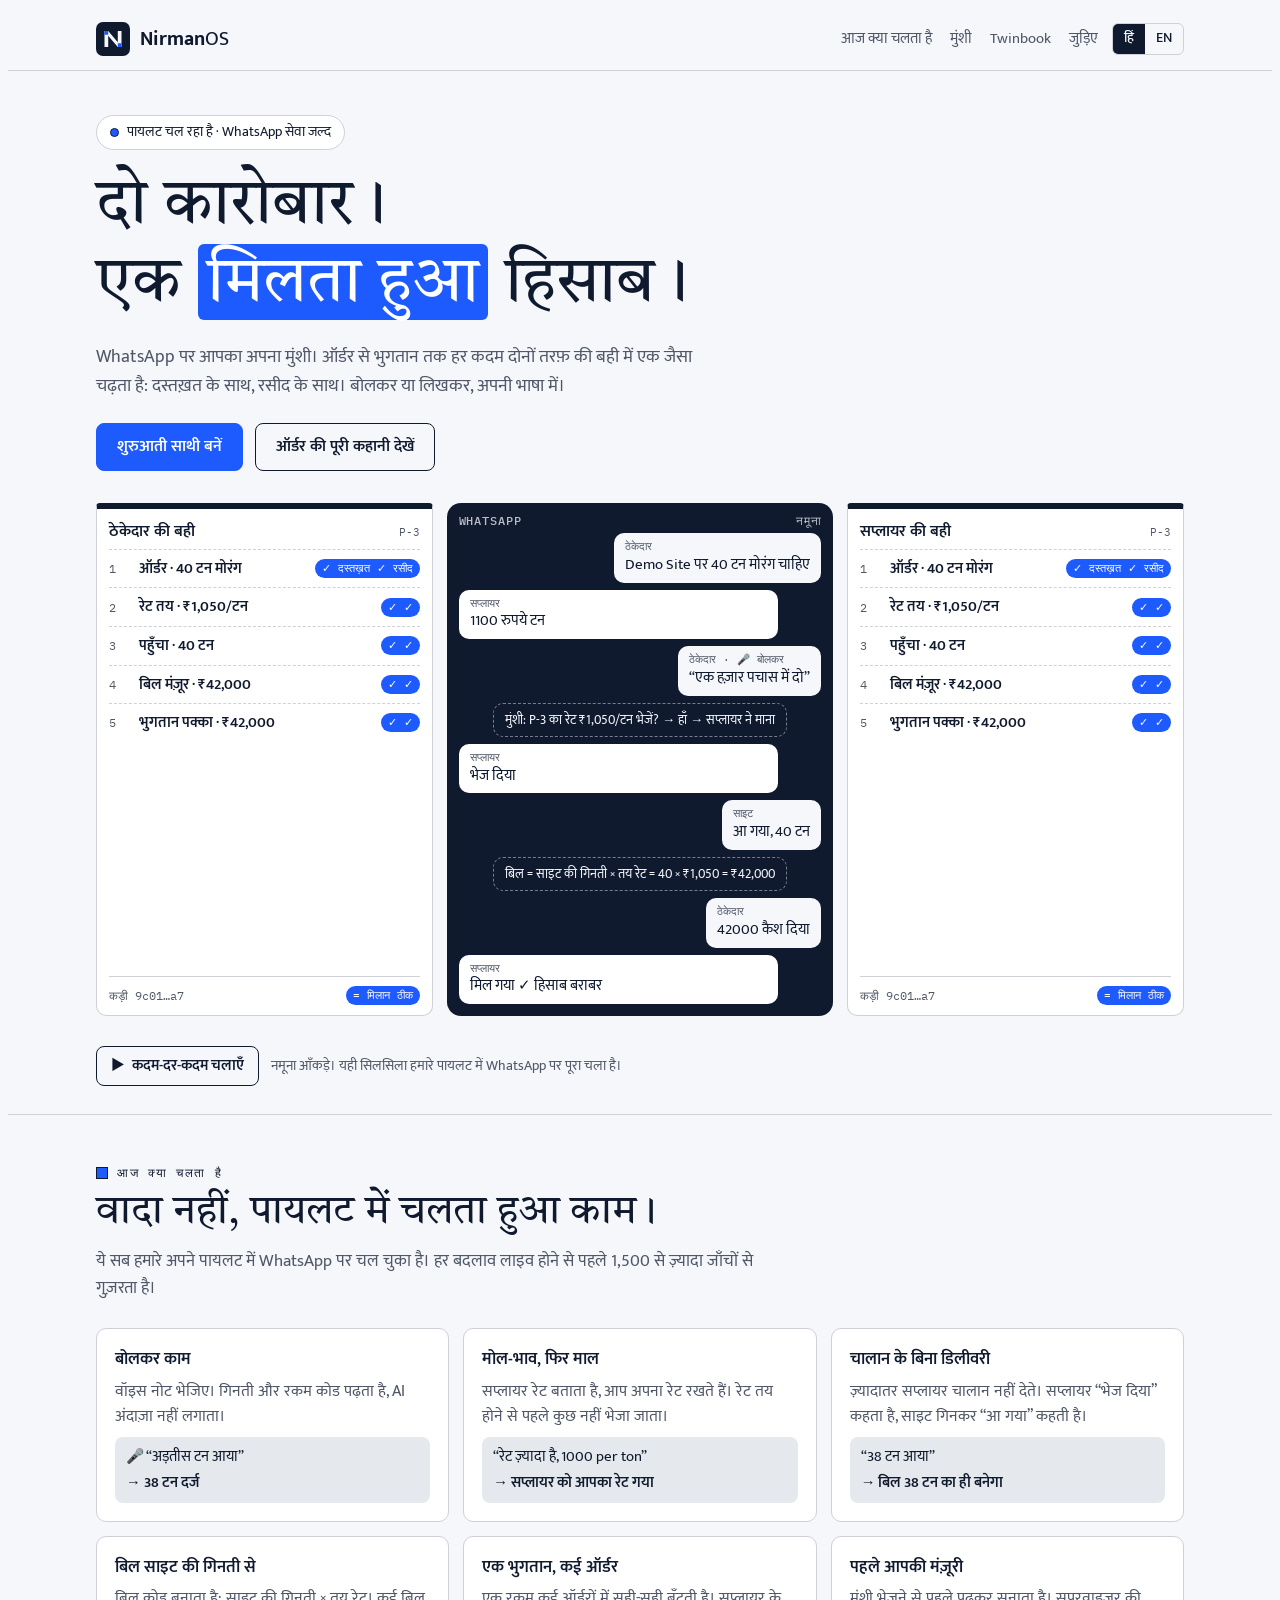
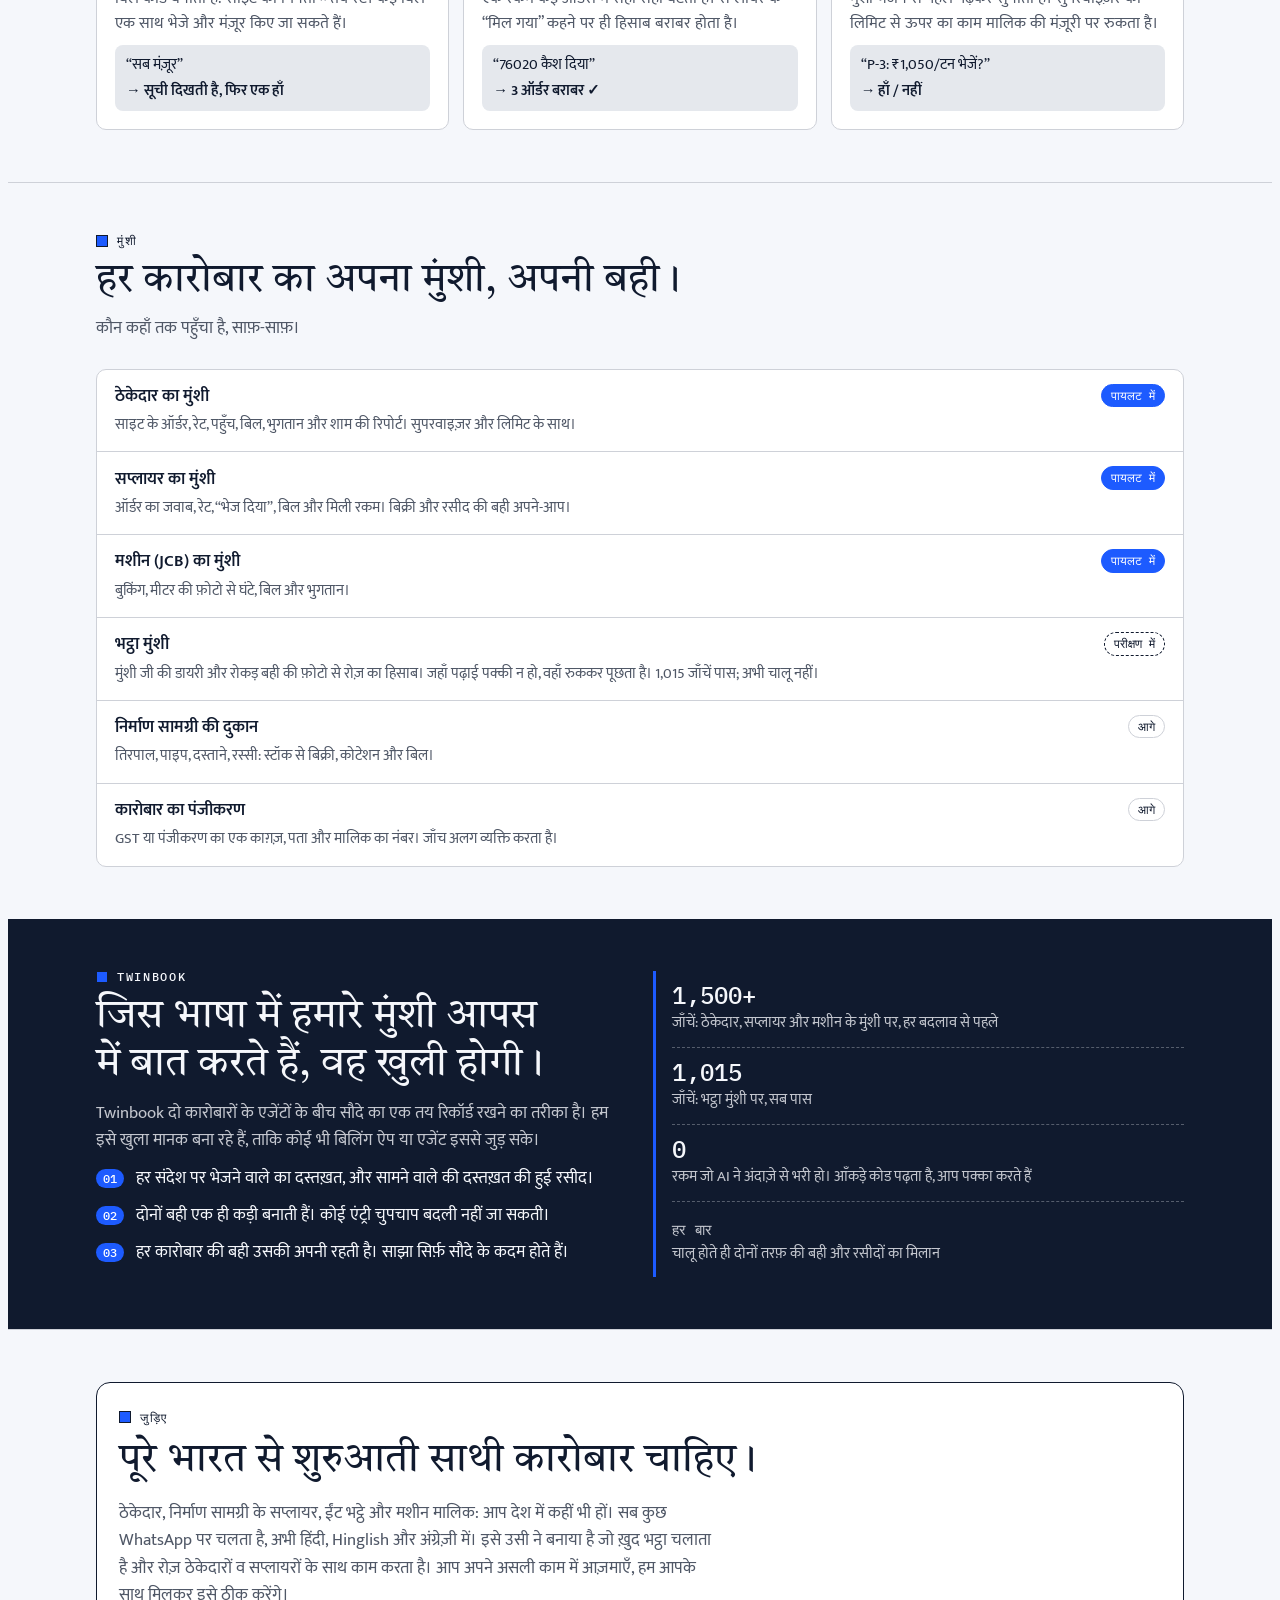
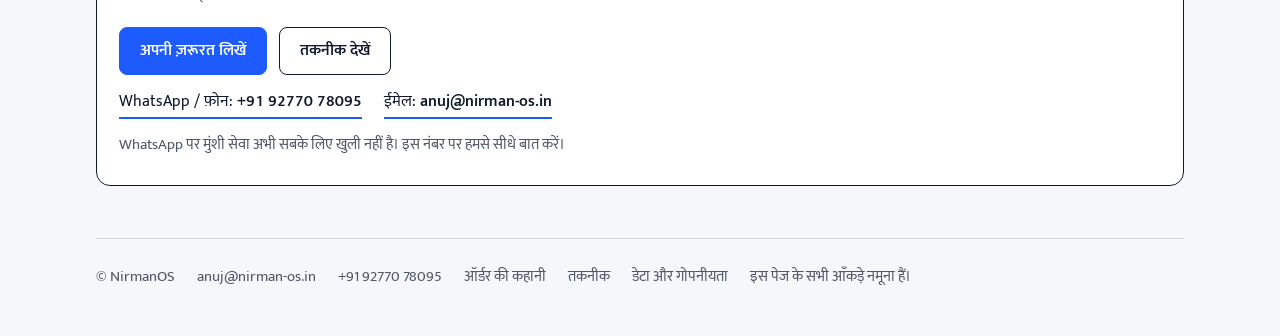
<file: index.html>
<!doctype html>
<html lang="hi">
<head>
<meta charset="utf-8"><meta name="viewport" content="width=device-width, initial-scale=1, viewport-fit=cover">
<title>NirmanOS — दो कारोबार, एक मिलता हुआ हिसाब</title>
<meta name="description" content="WhatsApp पर आपका अपना मुंशी। ऑर्डर से भुगतान तक हर कदम दोनों तरफ़ की बही में एक जैसा: दस्तख़त और रसीद के साथ। पायलट चल रहा है।">
<meta name="theme-color" content="#101a2e">
<meta property="og:type" content="website">
<meta property="og:url" content="https://nirman-os.in/">
<meta property="og:site_name" content="NirmanOS">
<meta property="og:title" content="NirmanOS — दो कारोबार, एक मिलता हुआ हिसाब">
<meta property="og:description" content="WhatsApp पर आपका अपना मुंशी। ऑर्डर से भुगतान तक हर कदम दोनों तरफ़ की बही में एक जैसा: दस्तख़त और रसीद के साथ। पायलट चल रहा है।">
<meta property="og:image" content="https://nirman-os.in/og-image.png?v=20261117-v2">
<meta property="og:image:width" content="1200">
<meta property="og:image:height" content="630">
<meta name="twitter:card" content="summary_large_image">
<link rel="icon" type="image/svg+xml" href="favicon.svg?v=20261117-v2">
<script>(function(){var t=new URLSearchParams(location.search).get('theme');if(t!=='dark'&&t!=='light')return;document.documentElement.setAttribute('data-theme',t);document.addEventListener('click',function(e){var a=e.target.closest&&e.target.closest('a[href]');if(!a||!/\.html/.test(a.getAttribute('href')))return;var u=new URL(a.href,location.href);if(u.origin!==location.origin)return;u.searchParams.set('theme',t);a.href=u.href},true)})();</script>
<link rel="stylesheet" href="fonts.css?v=20261117-v2">
<link rel="stylesheet" href="home.css?v=20261117-v2">
<link rel="stylesheet" href="v2.css?v=20261117-v2">
<script src="home.js?v=20261117-v2" defer></script>
</head>
<body>
<header class="top"><div class="wrap bar">
  <a class="brand" href="index.html" aria-label="NirmanOS">
    <svg width="34" height="34" viewBox="0 0 64 64" aria-hidden="true"><rect width="64" height="64" rx="13" style="fill:var(--sec)"/><path d="M16 47V17h7l18 21V17h7v30h-7L23 26v21z" style="fill:var(--on-sec)"/><path d="M16 17h7v7h-7zM41 40h7v7h-7z" style="fill:var(--acc)"/></svg>
    <span>Nirman<b>OS</b></span>
  </a>
  <nav class="links" aria-label="Sections">
    <a href="#aaj"><span class="hi">आज क्या चलता है</span><span class="en">What works today</span></a>
    <a href="#munshi"><span class="hi">मुंशी</span><span class="en">Agents</span></a>
    <a href="#twinbook">Twinbook</a>
    <a href="#judiye"><span class="hi">जुड़िए</span><span class="en">Join</span></a>
  </nav>
  <div class="lang" role="group" aria-label="Language">
    <button type="button" id="lang-hi" aria-pressed="true">हिं</button>
    <button type="button" id="lang-en" aria-pressed="false">EN</button>
  </div>
</div></header>

<main id="top">
<div class="wrap hero">
  <span class="pill"><i></i><span class="hi">पायलट चल रहा है · WhatsApp सेवा जल्द</span><span class="en">Pilot running · WhatsApp service coming soon</span></span>
  <h1><span class="hi">दो कारोबार।<br>एक <span class="mark">मिलता हुआ</span> हिसाब।</span><span class="en">Two businesses.<br>One <span class="mark">matching</span> book.</span></h1>
  <p class="lead"><span class="hi">WhatsApp पर आपका अपना मुंशी। ऑर्डर से भुगतान तक हर कदम दोनों तरफ़ की बही में एक जैसा चढ़ता है: दस्तख़त के साथ, रसीद के साथ। बोलकर या लिखकर, अपनी भाषा में।</span><span class="en">Your own munshi on WhatsApp. From order to payment, every step is written the same way in both sides' books, signed and receipted. Speak or type, in your own language.</span></p>
  <div class="cta">
    <a class="btn solid" href="#judiye"><span class="hi">शुरुआती साथी बनें</span><span class="en">Become an early partner</span></a>
    <a class="btn" href="workflow.html"><span class="hi">ऑर्डर की पूरी कहानी देखें</span><span class="en">Watch a full order story</span></a>
  </div>

  <div class="books" id="demo" aria-label="Sample trade">
    <div class="book">
      <h3><span><span class="hi">ठेकेदार की बही</span><span class="en">Contractor's book</span></span><small>P-3</small></h3>
      <ol class="rows">
        <li data-s="1"><span>1</span><b><span class="hi">ऑर्डर · 40 टन मोरंग</span><span class="en">Order · 40 ton morang</span></b><em>✓ <span class="hi">दस्तख़त</span><span class="en">signed</span> ✓ <span class="hi">रसीद</span><span class="en">receipt</span></em></li>
        <li data-s="2"><span>2</span><b><span class="hi">रेट तय · ₹1,050/टन</span><span class="en">Rate agreed · ₹1,050/ton</span></b><em>✓ ✓</em></li>
        <li data-s="3"><span>3</span><b><span class="hi">पहुँचा · 40 टन</span><span class="en">Arrived · 40 ton</span></b><em>✓ ✓</em></li>
        <li data-s="4"><span>4</span><b><span class="hi">बिल मंज़ूर · ₹42,000</span><span class="en">Bill accepted · ₹42,000</span></b><em>✓ ✓</em></li>
        <li data-s="5"><span>5</span><b><span class="hi">भुगतान पक्का · ₹42,000</span><span class="en">Payment confirmed · ₹42,000</span></b><em>✓ ✓</em></li>
      </ol>
      <div class="seal"><span><span class="hi">कड़ी</span><span class="en">chain</span> 9c01…a7</span><b data-s="5">= <span class="hi">मिलान ठीक</span><span class="en">matches</span></b></div>
    </div>

    <div class="phone">
      <div class="who"><span>WhatsApp</span><span><span class="hi">नमूना</span><span class="en">sample</span></span></div>
      <div class="msg out" data-s="1"><small><span class="hi">ठेकेदार</span><span class="en">Contractor</span></small><span class="hi">Demo Site पर 40 टन मोरंग चाहिए</span><span class="en">Need 40 ton morang at Demo Site</span></div>
      <div class="msg" data-s="2"><small><span class="hi">सप्लायर</span><span class="en">Supplier</span></small><span class="hi">1100 रुपये टन</span><span class="en">₹1,100 a ton</span></div>
      <div class="msg out" data-s="2"><small><span class="hi">ठेकेदार · 🎤 बोलकर</span><span class="en">Contractor · 🎤 voice note</span></small><span class="hi">“एक हज़ार पचास में दो”</span><span class="en">"Give it at one thousand fifty"</span></div>
      <div class="msg sys" data-s="2"><span class="hi">मुंशी: P-3 का रेट ₹1,050/टन भेजें? → हाँ → सप्लायर ने माना</span><span class="en">Munshi: send ₹1,050/ton for P-3? → Yes → supplier agreed</span></div>
      <div class="msg" data-s="3"><small><span class="hi">सप्लायर</span><span class="en">Supplier</span></small><span class="hi">भेज दिया</span><span class="en">Dispatched</span></div>
      <div class="msg out" data-s="3"><small><span class="hi">साइट</span><span class="en">Site</span></small><span class="hi">आ गया, 40 टन</span><span class="en">Arrived, 40 ton</span></div>
      <div class="msg sys" data-s="4"><span class="hi">बिल = साइट की गिनती × तय रेट = 40 × ₹1,050 = ₹42,000</span><span class="en">Bill = site count × agreed rate = 40 × ₹1,050 = ₹42,000</span></div>
      <div class="msg out" data-s="5"><small><span class="hi">ठेकेदार</span><span class="en">Contractor</span></small><span class="hi">42000 कैश दिया</span><span class="en">Paid 42000 cash</span></div>
      <div class="msg" data-s="5"><small><span class="hi">सप्लायर</span><span class="en">Supplier</span></small><span class="hi">मिल गया ✓ हिसाब बराबर</span><span class="en">Received ✓ settled</span></div>
    </div>

    <div class="book">
      <h3><span><span class="hi">सप्लायर की बही</span><span class="en">Supplier's book</span></span><small>P-3</small></h3>
      <ol class="rows">
        <li data-s="1"><span>1</span><b><span class="hi">ऑर्डर · 40 टन मोरंग</span><span class="en">Order · 40 ton morang</span></b><em>✓ <span class="hi">दस्तख़त</span><span class="en">signed</span> ✓ <span class="hi">रसीद</span><span class="en">receipt</span></em></li>
        <li data-s="2"><span>2</span><b><span class="hi">रेट तय · ₹1,050/टन</span><span class="en">Rate agreed · ₹1,050/ton</span></b><em>✓ ✓</em></li>
        <li data-s="3"><span>3</span><b><span class="hi">पहुँचा · 40 टन</span><span class="en">Arrived · 40 ton</span></b><em>✓ ✓</em></li>
        <li data-s="4"><span>4</span><b><span class="hi">बिल मंज़ूर · ₹42,000</span><span class="en">Bill accepted · ₹42,000</span></b><em>✓ ✓</em></li>
        <li data-s="5"><span>5</span><b><span class="hi">भुगतान पक्का · ₹42,000</span><span class="en">Payment confirmed · ₹42,000</span></b><em>✓ ✓</em></li>
      </ol>
      <div class="seal"><span><span class="hi">कड़ी</span><span class="en">chain</span> 9c01…a7</span><b data-s="5">= <span class="hi">मिलान ठीक</span><span class="en">matches</span></b></div>
    </div>
  </div>
  <div class="demo-bar">
    <button class="btn" type="button" id="replay">▶ <span class="hi">कदम-दर-कदम चलाएँ</span><span class="en">Play step by step</span></button>
    <span><span class="hi">नमूना आँकड़े। यही सिलसिला हमारे पायलट में WhatsApp पर पूरा चला है।</span><span class="en">Sample figures. This same sequence has run end to end on WhatsApp in our pilot.</span></span>
  </div>
</div>

<section id="aaj"><div class="wrap">
  <div class="head">
    <span class="kicker"><span class="hi">आज क्या चलता है</span><span class="en">What works today</span></span>
    <h2><span class="hi">वादा नहीं, पायलट में चलता हुआ काम।</span><span class="en">Not a promise. Work running in the pilot.</span></h2>
    <p class="muted"><span class="hi">ये सब हमारे अपने पायलट में WhatsApp पर चल चुका है। हर बदलाव लाइव होने से पहले 1,500 से ज़्यादा जाँचों से गुज़रता है।</span><span class="en">All of this has run on WhatsApp in our own pilot. Every change passes more than 1,500 automated tests before it goes live.</span></p>
  </div>
  <div class="grid">
    <div class="card"><h3><span class="hi">बोलकर काम</span><span class="en">Work by voice</span></h3><p><span class="hi">वॉइस नोट भेजिए। गिनती और रकम कोड पढ़ता है, AI अंदाज़ा नहीं लगाता।</span><span class="en">Send a voice note. Code reads the quantities and amounts; the AI never guesses them.</span></p><div class="say"><span>🎤 “अड़तीस टन आया”</span><span>→ <span class="hi">38 टन दर्ज</span><span class="en">38 ton recorded</span></span></div></div>
    <div class="card"><h3><span class="hi">मोल-भाव, फिर माल</span><span class="en">Bargain first, goods after</span></h3><p><span class="hi">सप्लायर रेट बताता है, आप अपना रेट रखते हैं। रेट तय होने से पहले कुछ नहीं भेजा जाता।</span><span class="en">The supplier quotes, you counter. Nothing is dispatched until a rate is agreed.</span></p><div class="say"><span>“रेट ज़्यादा है, 1000 per ton”</span><span>→ <span class="hi">सप्लायर को आपका रेट गया</span><span class="en">your rate goes to the supplier</span></span></div></div>
    <div class="card"><h3><span class="hi">चालान के बिना डिलीवरी</span><span class="en">Delivery without a challan</span></h3><p><span class="hi">ज़्यादातर सप्लायर चालान नहीं देते। सप्लायर “भेज दिया” कहता है, साइट गिनकर “आ गया” कहती है।</span><span class="en">Most local suppliers issue no challan. The supplier says "dispatched"; the site counts and says "arrived".</span></p><div class="say"><span>“38 टन आया”</span><span>→ <span class="hi">बिल 38 टन का ही बनेगा</span><span class="en">the bill is for 38 ton only</span></span></div></div>
    <div class="card"><h3><span class="hi">बिल साइट की गिनती से</span><span class="en">Bills follow the site's count</span></h3><p><span class="hi">बिल कोड बनाता है: साइट की गिनती × तय रेट। कई बिल एक साथ भेजे और मंज़ूर किए जा सकते हैं।</span><span class="en">Code builds the bill: site count × agreed rate. Several bills can be sent and accepted together.</span></p><div class="say"><span>“सब मंज़ूर”</span><span>→ <span class="hi">सूची दिखती है, फिर एक हाँ</span><span class="en">a list is shown, then one yes</span></span></div></div>
    <div class="card"><h3><span class="hi">एक भुगतान, कई ऑर्डर</span><span class="en">One payment, several orders</span></h3><p><span class="hi">एक रकम कई ऑर्डरों में सही-सही बँटती है। सप्लायर के “मिल गया” कहने पर ही हिसाब बराबर होता है।</span><span class="en">One amount is split correctly across orders. It is settled only when the supplier confirms receipt.</span></p><div class="say"><span>“76020 कैश दिया”</span><span>→ <span class="hi">3 ऑर्डर बराबर ✓</span><span class="en">3 orders settled ✓</span></span></div></div>
    <div class="card"><h3><span class="hi">पहले आपकी मंज़ूरी</span><span class="en">Your approval first</span></h3><p><span class="hi">मुंशी भेजने से पहले पढ़कर सुनाता है। सुपरवाइज़र की लिमिट से ऊपर का काम मालिक की मंज़ूरी पर रुकता है।</span><span class="en">The munshi reads back before sending. Anything above a supervisor's limit waits for the owner's approval.</span></p><div class="say"><span><span class="hi">“P-3: ₹1,050/टन भेजें?”</span><span class="en">"P-3: send ₹1,050/ton?"</span></span><span>→ <span class="hi">हाँ / नहीं</span><span class="en">Yes / No</span></span></div></div>
  </div>
</div></section>

<section id="munshi"><div class="wrap">
  <div class="head">
    <span class="kicker"><span class="hi">मुंशी</span><span class="en">Agents</span></span>
    <h2><span class="hi">हर कारोबार का अपना मुंशी, अपनी बही।</span><span class="en">Each business has its own munshi and its own book.</span></h2>
    <p class="muted"><span class="hi">कौन कहाँ तक पहुँचा है, साफ़-साफ़।</span><span class="en">Exactly how far each one has come.</span></p>
  </div>
  <div class="agents">
    <div class="agent"><h3><span class="hi">ठेकेदार का मुंशी</span><span class="en">Contractor's munshi</span></h3><span class="tag live"><span class="hi">पायलट में</span><span class="en">In pilot</span></span><p><span class="hi">साइट के ऑर्डर, रेट, पहुँच, बिल, भुगतान और शाम की रिपोर्ट। सुपरवाइज़र और लिमिट के साथ।</span><span class="en">Site orders, rates, arrivals, bills, payments and an evening report, with supervisors and limits.</span></p></div>
    <div class="agent"><h3><span class="hi">सप्लायर का मुंशी</span><span class="en">Supplier's munshi</span></h3><span class="tag live"><span class="hi">पायलट में</span><span class="en">In pilot</span></span><p><span class="hi">ऑर्डर का जवाब, रेट, “भेज दिया”, बिल और मिली रकम। बिक्री और रसीद की बही अपने-आप।</span><span class="en">Order replies, rates, "dispatched", bills and money received. Sales and receipt books kept automatically.</span></p></div>
    <div class="agent"><h3><span class="hi">मशीन (JCB) का मुंशी</span><span class="en">Machine (JCB) munshi</span></h3><span class="tag live"><span class="hi">पायलट में</span><span class="en">In pilot</span></span><p><span class="hi">बुकिंग, मीटर की फ़ोटो से घंटे, बिल और भुगतान।</span><span class="en">Bookings, hours from meter photos, bills and payments.</span></p></div>
    <div class="agent"><h3><span class="hi">भट्ठा मुंशी</span><span class="en">Brick-kiln munshi</span></h3><span class="tag test"><span class="hi">परीक्षण में</span><span class="en">In testing</span></span><p><span class="hi">मुंशी जी की डायरी और रोकड़ बही की फ़ोटो से रोज़ का हिसाब। जहाँ पढ़ाई पक्की न हो, वहाँ रुककर पूछता है। 1,015 जाँचें पास; अभी चालू नहीं।</span><span class="en">The day's accounts from photos of the munshi's diary and cashbook. Where a reading is not certain, it stops and asks. 1,015 tests passing; not yet live.</span></p></div>
    <div class="agent"><h3><span class="hi">निर्माण सामग्री की दुकान</span><span class="en">Construction-supplies shop</span></h3><span class="tag"><span class="hi">आगे</span><span class="en">Next</span></span><p><span class="hi">तिरपाल, पाइप, दस्ताने, रस्सी: स्टॉक से बिक्री, कोटेशन और बिल।</span><span class="en">Tarpaulin, pipes, gloves, rope: sales from stock, quotes and bills.</span></p></div>
    <div class="agent"><h3><span class="hi">कारोबार का पंजीकरण</span><span class="en">Business sign-up</span></h3><span class="tag"><span class="hi">आगे</span><span class="en">Next</span></span><p><span class="hi">GST या पंजीकरण का एक काग़ज़, पता और मालिक का नंबर। जाँच अलग व्यक्ति करता है।</span><span class="en">One GST or registration document, the address and the owner's number. A separate person reviews it.</span></p></div>
  </div>
</div></section>

<section id="twinbook" class="band"><div class="wrap split">
  <div class="head" style="margin:0">
    <span class="kicker">Twinbook</span>
    <h2><span class="hi">जिस भाषा में हमारे मुंशी आपस में बात करते हैं, वह खुली होगी।</span><span class="en">The language our agents speak to each other will be open.</span></h2>
    <p class="muted"><span class="hi">Twinbook दो कारोबारों के एजेंटों के बीच सौदे का एक तय रिकॉर्ड रखने का तरीका है। हम इसे खुला मानक बना रहे हैं, ताकि कोई भी बिलिंग ऐप या एजेंट इससे जुड़ सके।</span><span class="en">Twinbook is a way for two businesses' agents to keep one agreed record of a trade. We are making it an open standard, so that any billing app or agent can connect to it.</span></p>
    <ol class="steps">
      <li><b>01</b><span><span class="hi">हर संदेश पर भेजने वाले का दस्तख़त, और सामने वाले की दस्तख़त की हुई रसीद।</span><span class="en">Every message is signed by its sender and answered with a signed receipt.</span></span></li>
      <li><b>02</b><span><span class="hi">दोनों बही एक ही कड़ी बनाती हैं। कोई एंट्री चुपचाप बदली नहीं जा सकती।</span><span class="en">Both books form the same chain. No entry can be changed quietly.</span></span></li>
      <li><b>03</b><span><span class="hi">हर कारोबार की बही उसकी अपनी रहती है। साझा सिर्फ़ सौदे के कदम होते हैं।</span><span class="en">Each business keeps its own book. Only the steps of the trade are shared.</span></span></li>
    </ol>
  </div>
  <div class="proof" aria-label="Checks">
    <div><b>1,500+</b><span><span class="hi">जाँचें: ठेकेदार, सप्लायर और मशीन के मुंशी पर, हर बदलाव से पहले</span><span class="en">tests on the contractor, supplier and machine agents, before every change</span></span></div>
    <div><b>1,015</b><span><span class="hi">जाँचें: भट्ठा मुंशी पर, सब पास</span><span class="en">tests on the brick-kiln agent, all passing</span></span></div>
    <div><b>0</b><span><span class="hi">रकम जो AI ने अंदाज़े से भरी हो। आँकड़े कोड पढ़ता है, आप पक्का करते हैं</span><span class="en">amounts filled in by an AI guess. Code reads the figures; you confirm them</span></span></div>
    <div><b><span class="hi">हर बार</span><span class="en">Every start</span></b><span><span class="hi">चालू होते ही दोनों तरफ़ की बही और रसीदों का मिलान</span><span class="en">both sides' books and receipts are compared when the service starts</span></span></div>
  </div>
</div></section>

<section id="judiye"><div class="wrap">
  <div class="join">
    <span class="kicker"><span class="hi">जुड़िए</span><span class="en">Join</span></span>
    <h2><span class="hi">पूरे भारत से शुरुआती साथी कारोबार चाहिए।</span><span class="en">We are looking for early partner businesses, anywhere in India.</span></h2>
    <p><span class="hi">ठेकेदार, निर्माण सामग्री के सप्लायर, ईंट भट्ठे और मशीन मालिक: आप देश में कहीं भी हों। सब कुछ WhatsApp पर चलता है, अभी हिंदी, Hinglish और अंग्रेज़ी में। इसे उसी ने बनाया है जो ख़ुद भट्ठा चलाता है और रोज़ ठेकेदारों व सप्लायरों के साथ काम करता है। आप अपने असली काम में आज़माएँ, हम आपके साथ मिलकर इसे ठीक करेंगे।</span><span class="en">Contractors, construction-material suppliers, brick kilns and machine owners, wherever you are in the country. Everything runs on WhatsApp, today in Hindi, Hinglish and English. This is built by someone who runs a brick kiln and works with contractors and suppliers every day. Try it on your real work, and we will work with you to get it right.</span></p>
    <div class="cta">
      <a class="btn solid" href="plan.html#ecosystem"><span class="hi">अपनी ज़रूरत लिखें</span><span class="en">Write down your needs</span></a>
      <a class="btn" href="technical.html"><span class="hi">तकनीक देखें</span><span class="en">See the technology</span></a>
    </div>
    <div class="contact">
      <a href="https://wa.me/919277078095"><span class="hi">WhatsApp / फ़ोन</span><span class="en">WhatsApp / phone</span>: <b>+91 92770 78095</b></a>
      <a href="mailto:anuj@nirman-os.in"><span class="hi">ईमेल</span><span class="en">Email</span>: <b>anuj@nirman-os.in</b></a>
    </div>
    <p style="font-size:.92rem"><span class="hi">WhatsApp पर मुंशी सेवा अभी सबके लिए खुली नहीं है। इस नंबर पर हमसे सीधे बात करें।</span><span class="en">The WhatsApp munshi service is not open to everyone yet. Talk to us directly on this number.</span></p>
  </div>
</div></section>
</main>

<div class="wrap"><footer>
  <span>© NirmanOS</span>
  <a href="mailto:anuj@nirman-os.in">anuj@nirman-os.in</a>
  <a href="https://wa.me/919277078095">+91 92770 78095</a>
  <a href="workflow.html"><span class="hi">ऑर्डर की कहानी</span><span class="en">Order story</span></a>
  <a href="technical.html"><span class="hi">तकनीक</span><span class="en">Technology</span></a>
  <a href="privacy.html"><span class="hi">डेटा और गोपनीयता</span><span class="en">Data and privacy</span></a>
  <span><span class="hi">इस पेज के सभी आँकड़े नमूना हैं।</span><span class="en">All figures on this page are samples.</span></span>
</footer></div>
</body>
</html>
</file>
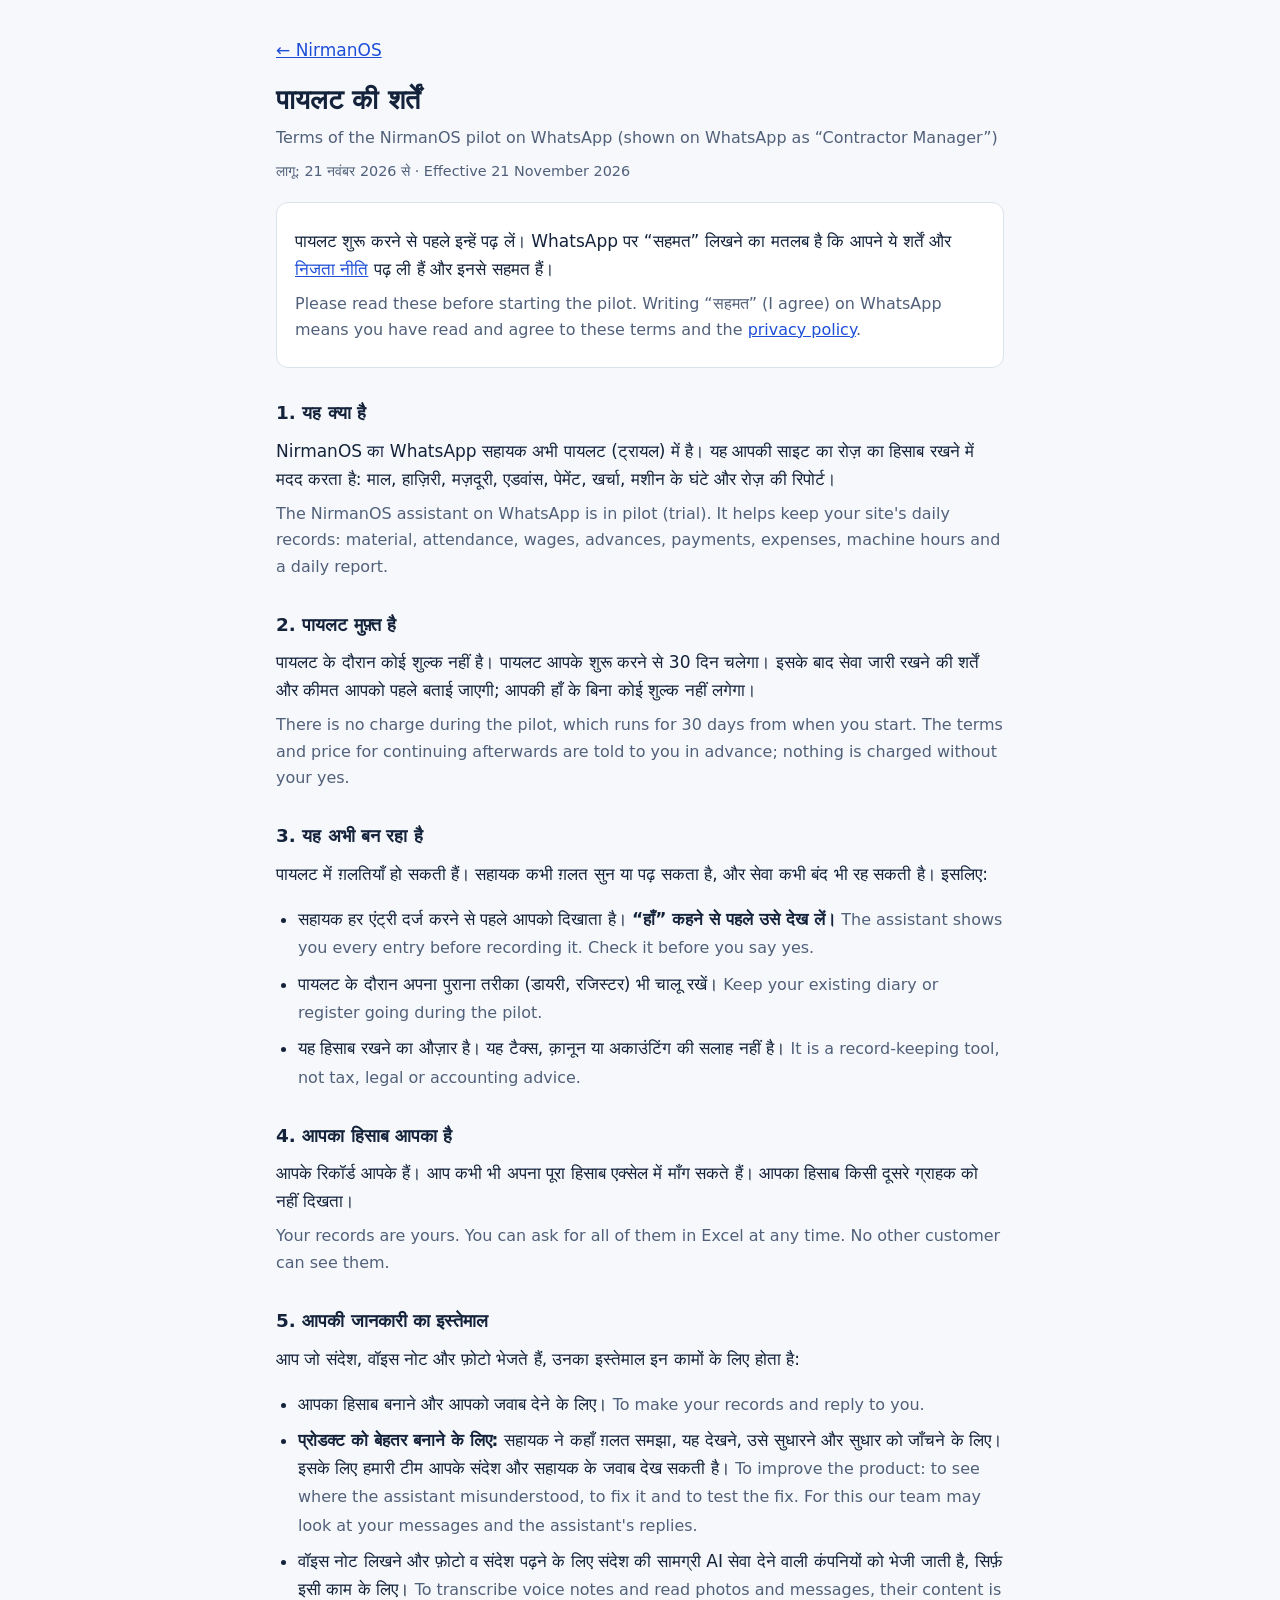
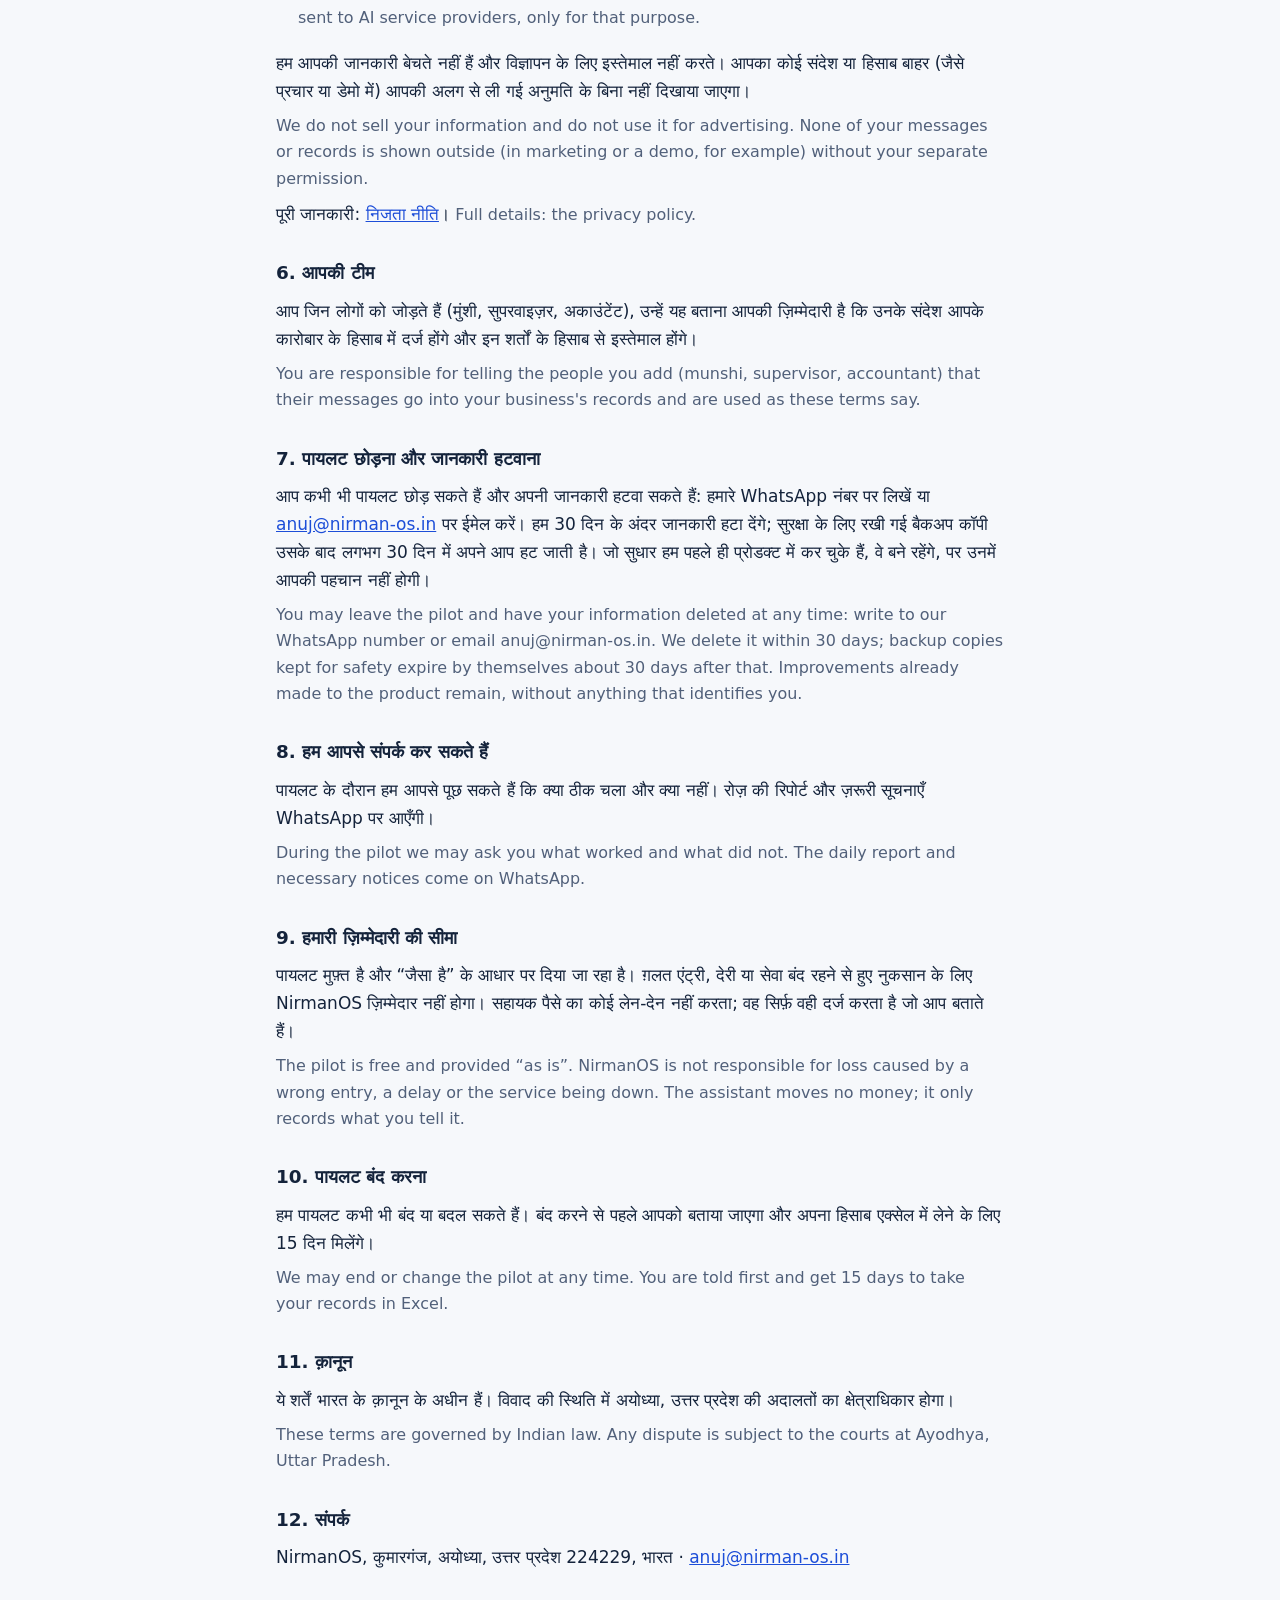
<file: pilot-terms.html>
<!doctype html>
<html lang="hi">
<head>
<meta charset="utf-8">
<meta name="viewport" content="width=device-width, initial-scale=1">
<title>पायलट की शर्तें · NirmanOS</title>
<meta name="description" content="Terms of the free NirmanOS pilot on WhatsApp (Contractor Manager): what the pilot is, how your information is used, and how to leave.">
<link rel="icon" href="favicon.svg">
<link rel="stylesheet" href="fonts.css?v=20261117-v2">
<style>
:root{--bg:#f6f8fb;--card:#fff;--ink:#14233b;--muted:#51607a;--line:#dbe2ec;--accent:#1d4ed8}
@media (prefers-color-scheme:dark){:root{--bg:#0e1626;--card:#152036;--ink:#e8eefa;--muted:#a9b6cc;--line:#2a3955;--accent:#8fb4ff}}
*{box-sizing:border-box}
body{margin:0;background:var(--bg);color:var(--ink);font:17px/1.65 "Noto Sans Devanagari","Inter",system-ui,sans-serif}
main{max-width:760px;margin:0 auto;padding:28px 16px 64px}
a{color:var(--accent)}
h1{font-size:1.7rem;line-height:1.3;margin:18px 0 6px;text-wrap:balance}
h2{font-size:1.15rem;margin:30px 0 6px}
p,li{margin:8px 0}
ul{padding-left:22px}
.en{color:var(--muted);font-size:.94em}
.card{background:var(--card);border:1px solid var(--line);border-radius:12px;padding:16px 18px;margin:18px 0}
.small{color:var(--muted);font-size:.9rem}
</style>
</head>
<body>
<main>
<p><a href="index.html">← NirmanOS</a></p>
<h1>पायलट की शर्तें</h1>
<p class="en">Terms of the NirmanOS pilot on WhatsApp (shown on WhatsApp as “Contractor Manager”)</p>
<p class="small">लागू: 21 नवंबर 2026 से · Effective 21 November 2026</p>

<div class="card">
<p>पायलट शुरू करने से पहले इन्हें पढ़ लें। WhatsApp पर “सहमत” लिखने का मतलब है कि आपने ये शर्तें और <a href="whatsapp-privacy.html">निजता नीति</a> पढ़ ली हैं और इनसे सहमत हैं।</p>
<p class="en">Please read these before starting the pilot. Writing “सहमत” (I agree) on WhatsApp means you have read and agree to these terms and the <a href="whatsapp-privacy.html">privacy policy</a>.</p>
</div>

<h2>1. यह क्या है</h2>
<p>NirmanOS का WhatsApp सहायक अभी पायलट (ट्रायल) में है। यह आपकी साइट का रोज़ का हिसाब रखने में मदद करता है: माल, हाज़िरी, मज़दूरी, एडवांस, पेमेंट, खर्चा, मशीन के घंटे और रोज़ की रिपोर्ट।</p>
<p class="en">The NirmanOS assistant on WhatsApp is in pilot (trial). It helps keep your site's daily records: material, attendance, wages, advances, payments, expenses, machine hours and a daily report.</p>

<h2>2. पायलट मुफ़्त है</h2>
<p>पायलट के दौरान कोई शुल्क नहीं है। पायलट आपके शुरू करने से 30 दिन चलेगा। इसके बाद सेवा जारी रखने की शर्तें और कीमत आपको पहले बताई जाएगी; आपकी हाँ के बिना कोई शुल्क नहीं लगेगा।</p>
<p class="en">There is no charge during the pilot, which runs for 30 days from when you start. The terms and price for continuing afterwards are told to you in advance; nothing is charged without your yes.</p>

<h2>3. यह अभी बन रहा है</h2>
<p>पायलट में ग़लतियाँ हो सकती हैं। सहायक कभी ग़लत सुन या पढ़ सकता है, और सेवा कभी बंद भी रह सकती है। इसलिए:</p>
<ul>
<li>सहायक हर एंट्री दर्ज करने से पहले आपको दिखाता है। <strong>“हाँ” कहने से पहले उसे देख लें।</strong> <span class="en">The assistant shows you every entry before recording it. Check it before you say yes.</span></li>
<li>पायलट के दौरान अपना पुराना तरीका (डायरी, रजिस्टर) भी चालू रखें। <span class="en">Keep your existing diary or register going during the pilot.</span></li>
<li>यह हिसाब रखने का औज़ार है। यह टैक्स, क़ानून या अकाउंटिंग की सलाह नहीं है। <span class="en">It is a record-keeping tool, not tax, legal or accounting advice.</span></li>
</ul>

<h2>4. आपका हिसाब आपका है</h2>
<p>आपके रिकॉर्ड आपके हैं। आप कभी भी अपना पूरा हिसाब एक्सेल में माँग सकते हैं। आपका हिसाब किसी दूसरे ग्राहक को नहीं दिखता।</p>
<p class="en">Your records are yours. You can ask for all of them in Excel at any time. No other customer can see them.</p>

<h2>5. आपकी जानकारी का इस्तेमाल</h2>
<p>आप जो संदेश, वॉइस नोट और फ़ोटो भेजते हैं, उनका इस्तेमाल इन कामों के लिए होता है:</p>
<ul>
<li>आपका हिसाब बनाने और आपको जवाब देने के लिए। <span class="en">To make your records and reply to you.</span></li>
<li><strong>प्रोडक्ट को बेहतर बनाने के लिए:</strong> सहायक ने कहाँ ग़लत समझा, यह देखने, उसे सुधारने और सुधार को जाँचने के लिए। इसके लिए हमारी टीम आपके संदेश और सहायक के जवाब देख सकती है। <span class="en">To improve the product: to see where the assistant misunderstood, to fix it and to test the fix. For this our team may look at your messages and the assistant's replies.</span></li>
<li>वॉइस नोट लिखने और फ़ोटो व संदेश पढ़ने के लिए संदेश की सामग्री AI सेवा देने वाली कंपनियों को भेजी जाती है, सिर्फ़ इसी काम के लिए। <span class="en">To transcribe voice notes and read photos and messages, their content is sent to AI service providers, only for that purpose.</span></li>
</ul>
<p>हम आपकी जानकारी बेचते नहीं हैं और विज्ञापन के लिए इस्तेमाल नहीं करते। आपका कोई संदेश या हिसाब बाहर (जैसे प्रचार या डेमो में) आपकी अलग से ली गई अनुमति के बिना नहीं दिखाया जाएगा।</p>
<p class="en">We do not sell your information and do not use it for advertising. None of your messages or records is shown outside (in marketing or a demo, for example) without your separate permission.</p>
<p>पूरी जानकारी: <a href="whatsapp-privacy.html">निजता नीति</a>। <span class="en">Full details: the privacy policy.</span></p>

<h2>6. आपकी टीम</h2>
<p>आप जिन लोगों को जोड़ते हैं (मुंशी, सुपरवाइज़र, अकाउंटेंट), उन्हें यह बताना आपकी ज़िम्मेदारी है कि उनके संदेश आपके कारोबार के हिसाब में दर्ज होंगे और इन शर्तों के हिसाब से इस्तेमाल होंगे।</p>
<p class="en">You are responsible for telling the people you add (munshi, supervisor, accountant) that their messages go into your business's records and are used as these terms say.</p>

<h2>7. पायलट छोड़ना और जानकारी हटवाना</h2>
<p>आप कभी भी पायलट छोड़ सकते हैं और अपनी जानकारी हटवा सकते हैं: हमारे WhatsApp नंबर पर लिखें या <a href="mailto:anuj@nirman-os.in">anuj@nirman-os.in</a> पर ईमेल करें। हम 30 दिन के अंदर जानकारी हटा देंगे; सुरक्षा के लिए रखी गई बैकअप कॉपी उसके बाद लगभग 30 दिन में अपने आप हट जाती है। जो सुधार हम पहले ही प्रोडक्ट में कर चुके हैं, वे बने रहेंगे, पर उनमें आपकी पहचान नहीं होगी।</p>
<p class="en">You may leave the pilot and have your information deleted at any time: write to our WhatsApp number or email anuj@nirman-os.in. We delete it within 30 days; backup copies kept for safety expire by themselves about 30 days after that. Improvements already made to the product remain, without anything that identifies you.</p>

<h2>8. हम आपसे संपर्क कर सकते हैं</h2>
<p>पायलट के दौरान हम आपसे पूछ सकते हैं कि क्या ठीक चला और क्या नहीं। रोज़ की रिपोर्ट और ज़रूरी सूचनाएँ WhatsApp पर आएँगी।</p>
<p class="en">During the pilot we may ask you what worked and what did not. The daily report and necessary notices come on WhatsApp.</p>

<h2>9. हमारी ज़िम्मेदारी की सीमा</h2>
<p>पायलट मुफ़्त है और “जैसा है” के आधार पर दिया जा रहा है। ग़लत एंट्री, देरी या सेवा बंद रहने से हुए नुकसान के लिए NirmanOS ज़िम्मेदार नहीं होगा। सहायक पैसे का कोई लेन-देन नहीं करता; वह सिर्फ़ वही दर्ज करता है जो आप बताते हैं।</p>
<p class="en">The pilot is free and provided “as is”. NirmanOS is not responsible for loss caused by a wrong entry, a delay or the service being down. The assistant moves no money; it only records what you tell it.</p>

<h2>10. पायलट बंद करना</h2>
<p>हम पायलट कभी भी बंद या बदल सकते हैं। बंद करने से पहले आपको बताया जाएगा और अपना हिसाब एक्सेल में लेने के लिए 15 दिन मिलेंगे।</p>
<p class="en">We may end or change the pilot at any time. You are told first and get 15 days to take your records in Excel.</p>

<h2>11. क़ानून</h2>
<p>ये शर्तें भारत के क़ानून के अधीन हैं। विवाद की स्थिति में अयोध्या, उत्तर प्रदेश की अदालतों का क्षेत्राधिकार होगा।</p>
<p class="en">These terms are governed by Indian law. Any dispute is subject to the courts at Ayodhya, Uttar Pradesh.</p>

<h2>12. संपर्क</h2>
<p>NirmanOS, कुमारगंज, अयोध्या, उत्तर प्रदेश 224229, भारत · <a href="mailto:anuj@nirman-os.in">anuj@nirman-os.in</a></p>
</main>
</body>
</html>
</file>
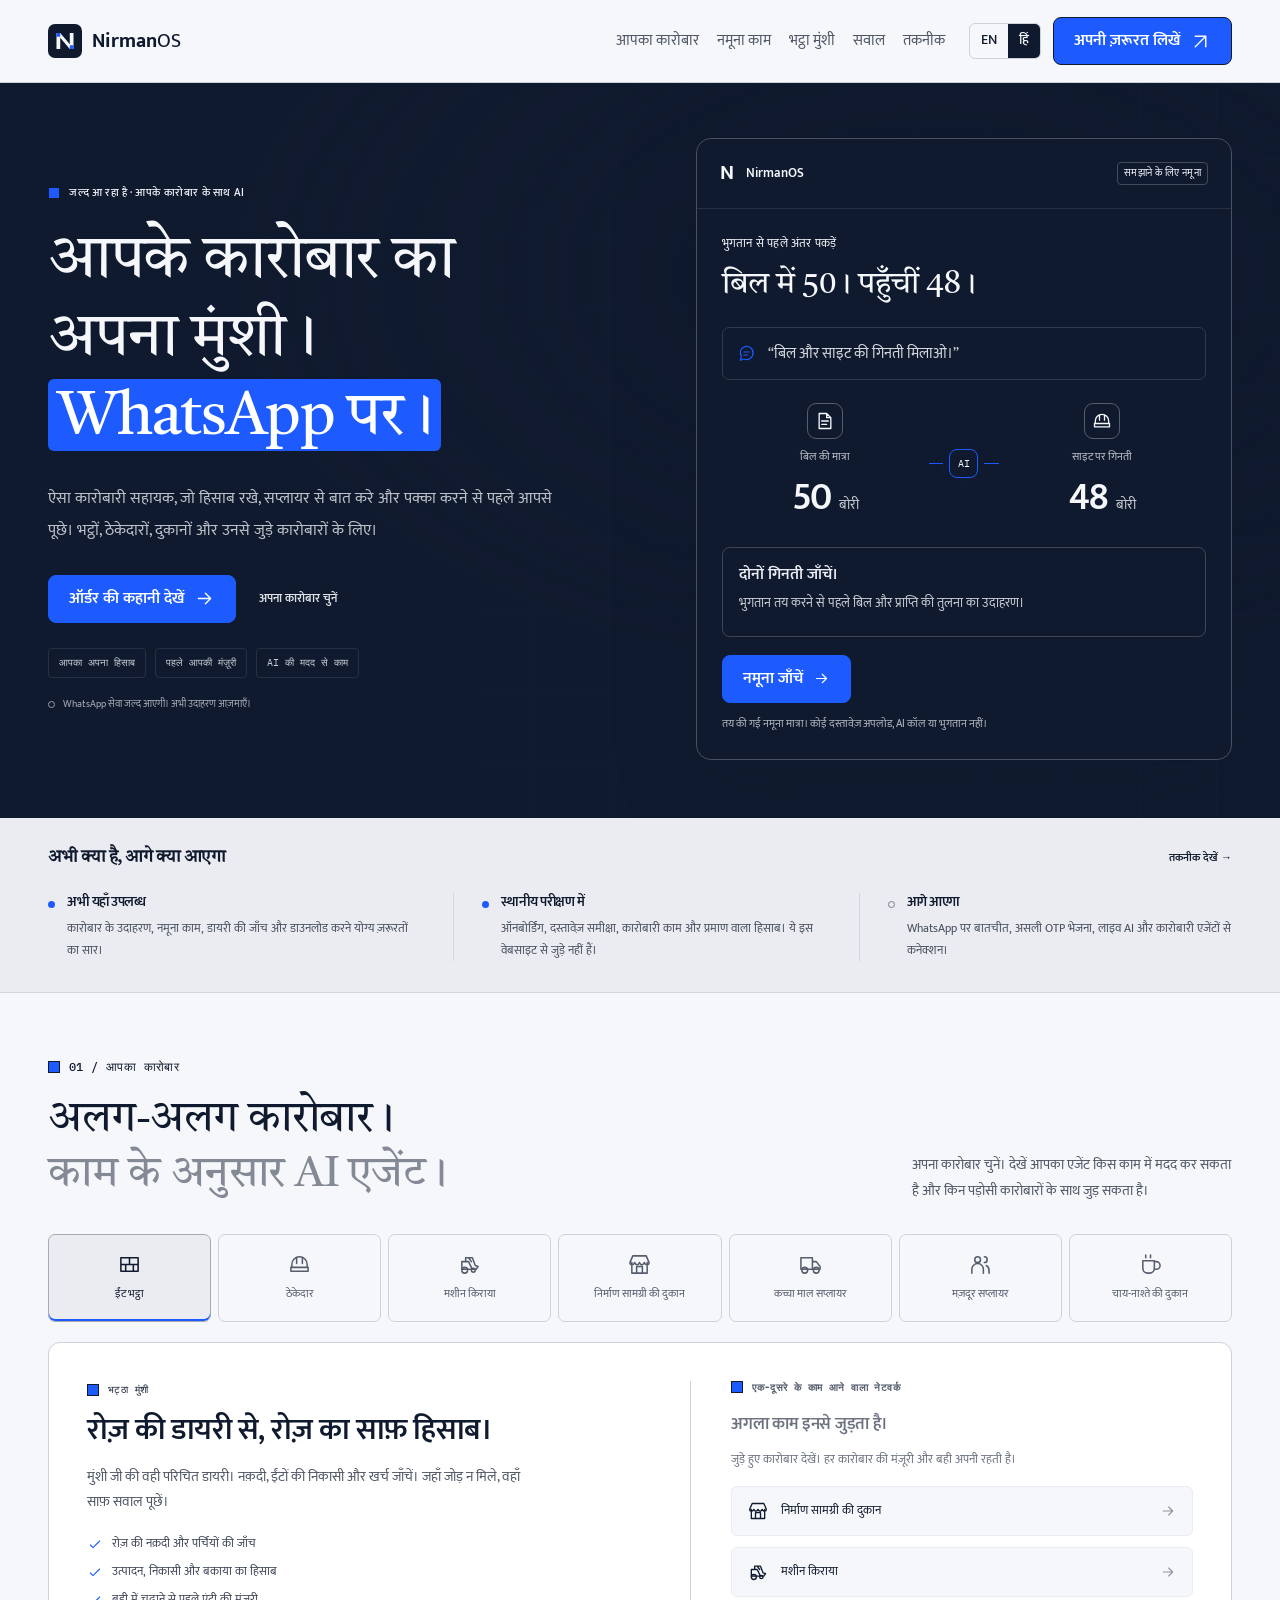
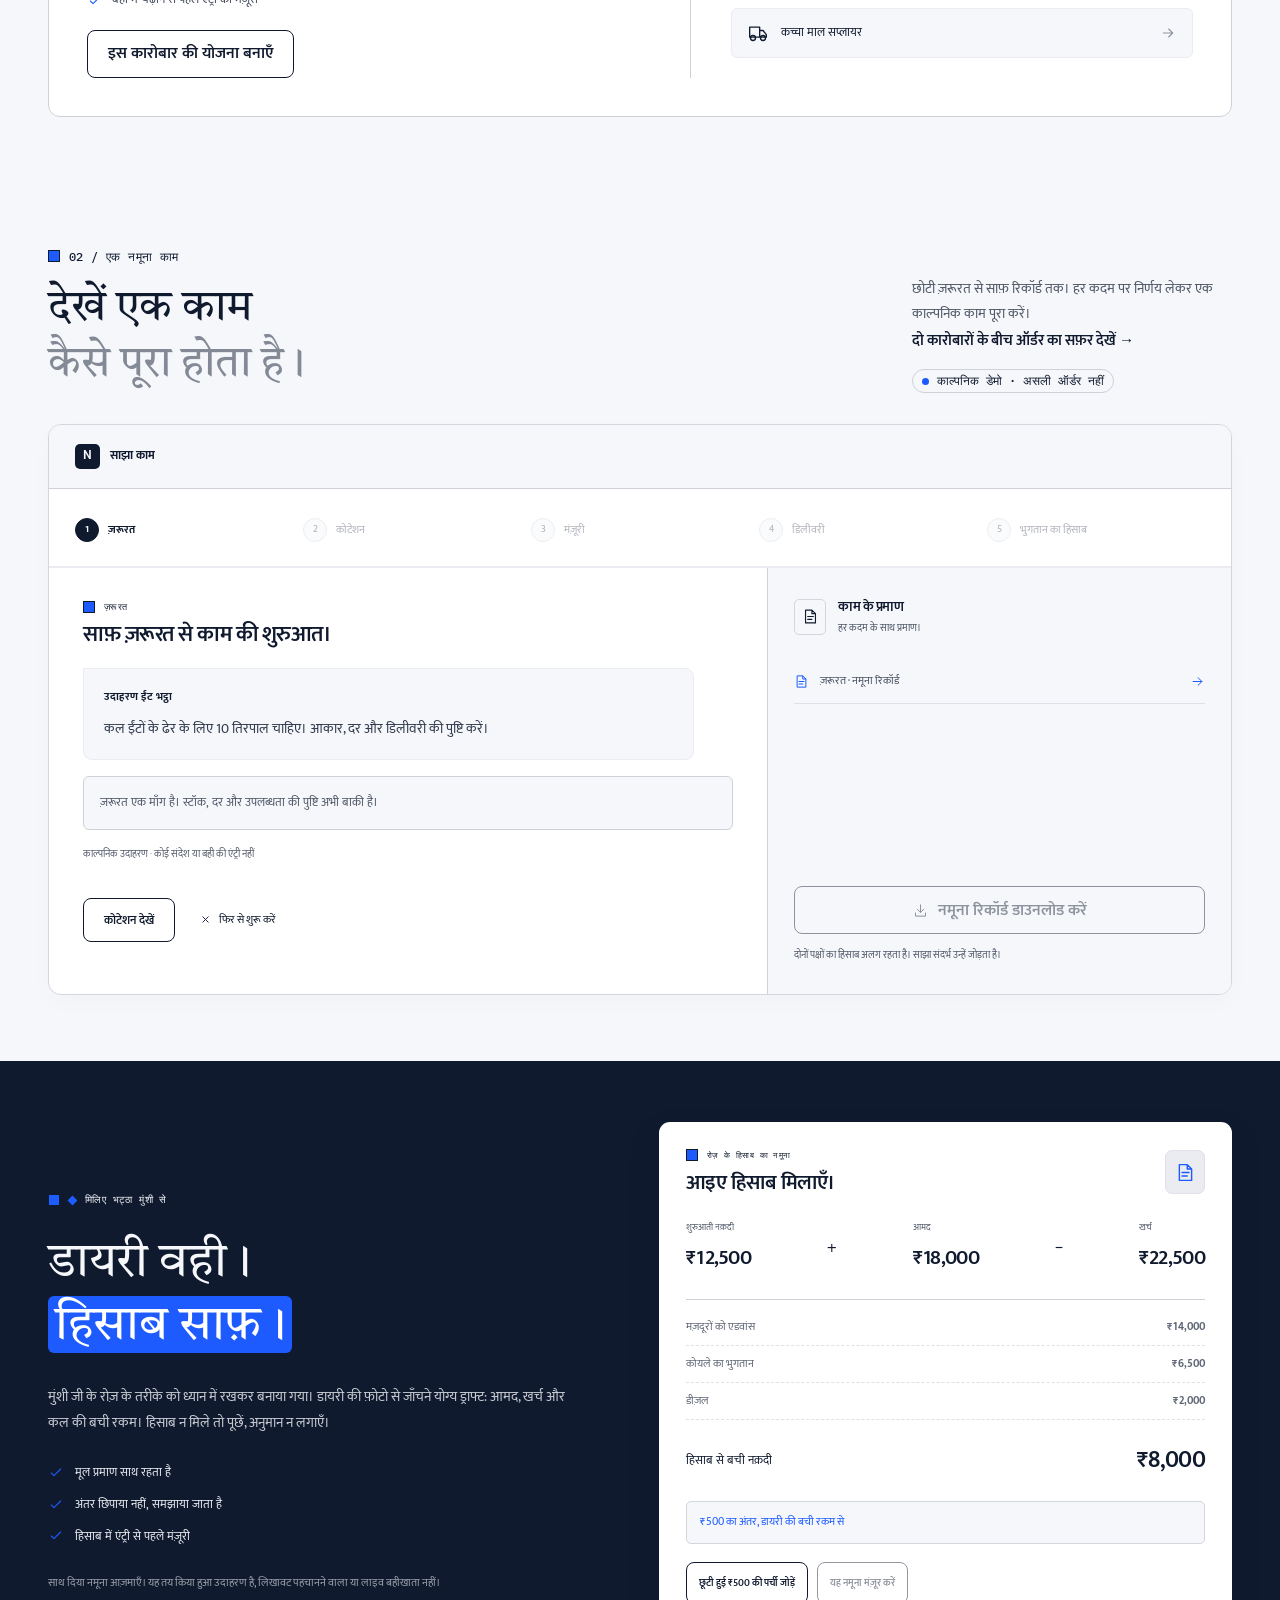
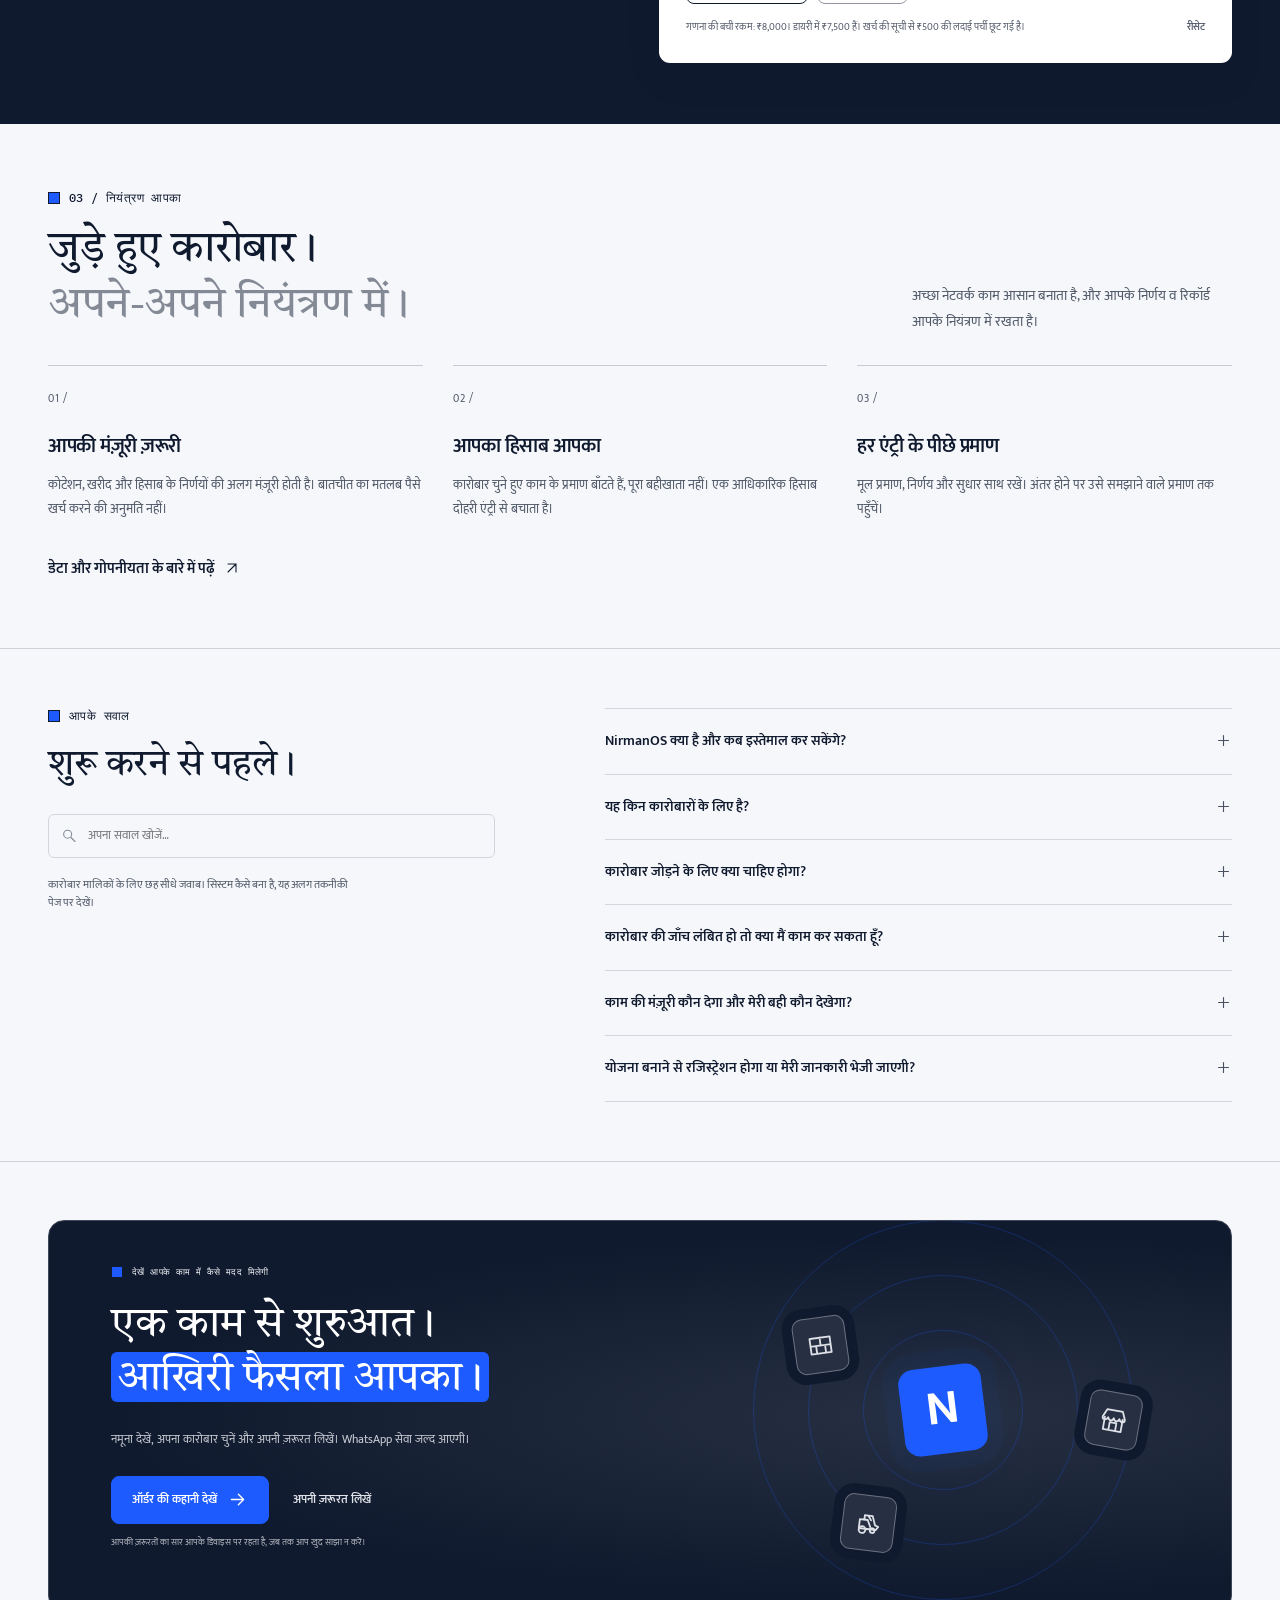
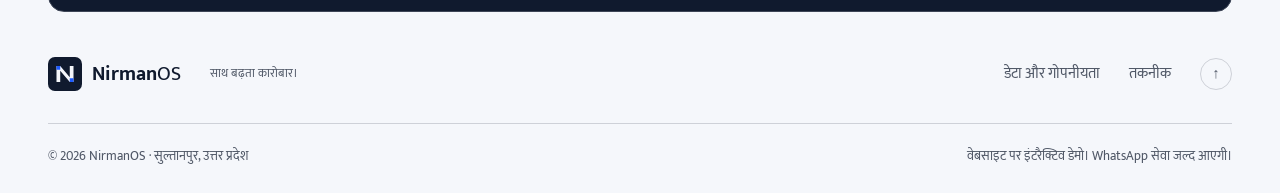
<file: plan.html>
<!doctype html>
<html lang="hi">
<head>
  <meta charset="utf-8"><meta name="viewport" content="width=device-width, initial-scale=1">
  <title>NirmanOS — आपके कारोबार का अपना मुंशी · जल्द आ रहा है</title>
  <meta name="description" content="आपके कारोबार का अपना मुंशी, WhatsApp पर। सेवा जल्द आएगी। अभी भट्ठों, दुकानों और ठेकेदारों के लिए नमूना काम और प्रमाण वाला हिसाब देखें।">
  <meta name="theme-color" content="#101a2e"><meta property="og:type" content="website"><meta property="og:site_name" content="NirmanOS">
  <meta property="og:title" content="NirmanOS — आपके कारोबार का अपना मुंशी · जल्द आ रहा है"><meta property="og:description" content="हिसाब रखे, सप्लायर से बात करे और पक्का करने से पहले आपसे पूछे। WhatsApp सेवा जल्द आ रही है; अभी डेमो देखें।">
  <meta property="og:image" content="og-image.png?v=20261117-v2"><meta property="og:image:width" content="1200"><meta property="og:image:height" content="630"><meta name="twitter:card" content="summary_large_image"><link rel="icon" type="image/svg+xml" href="favicon.svg?v=20261117-v2">
  <script>(function(){var t=new URLSearchParams(location.search).get("theme");if(t!=="dark"&&t!=="light")return;document.documentElement.setAttribute("data-theme",t);document.addEventListener("click",function(e){var a=e.target.closest&&e.target.closest("a[href]");if(!a||!/.html/.test(a.getAttribute("href")))return;var u=new URL(a.href,location.href);if(u.origin!==location.origin)return;u.searchParams.set("theme",t);a.href=u.href},true)})();</script>
  <link rel="stylesheet" href="fonts.css?v=20261117-v2">
  <link rel="stylesheet" href="style.css?v=20261117-v2"><link rel="stylesheet" href="ai.css?v=20261117-v2"><link rel="stylesheet" href="polish.css?v=20261117-v2"><link rel="stylesheet" href="v2.css?v=20261117-v2"><script src="data.js?v=20261117-v2" defer></script><script src="app.js?v=20261117-v2" defer></script><script src="polish.js?v=20261117-v2" defer></script>
</head>
<body class="ai-edition home-edition" data-page="home"><script>document.documentElement.lang=document.documentElement.lang||"hi"</script>
<svg class="svg-library" xmlns="http://www.w3.org/2000/svg" aria-hidden="true"><defs>
  <symbol id="i-arrow" viewBox="0 0 24 24"><path d="M5 12h14m-6-6 6 6-6 6"/></symbol>
  <symbol id="i-up-right" viewBox="0 0 24 24"><path d="M6 18 18 6M6 6h12v12"/></symbol>
  <symbol id="i-check" viewBox="0 0 24 24"><path d="m5 12 4 4L19 6"/></symbol>
  <symbol id="i-close" viewBox="0 0 24 24"><path d="m6 6 12 12M6 18 18 6"/></symbol>
  <symbol id="i-plus" viewBox="0 0 24 24"><path d="M12 5v14M5 12h14"/></symbol>
  <symbol id="i-document" viewBox="0 0 24 24"><path d="M14 3H5v18h14V8l-5-5v5h5M8 12h8M8 16h6"/></symbol>
  <symbol id="i-chat" viewBox="0 0 24 24"><path d="M20 11.5a8.5 8.5 0 0 1-12 7.8L3 21l1.7-5A8.5 8.5 0 1 1 20 11.5Z"/><path d="M8 10h7M8 14h5"/></symbol>
  <symbol id="i-shield" viewBox="0 0 24 24"><path d="m12 3 8 3v6c0 5-8 9-8 9s-8-4-8-9V6l8-3Z"/><path d="m8 11 3 3 5-5"/></symbol>
  <symbol id="i-link" viewBox="0 0 24 24"><path d="m10 13 4-4m-6 6-2 2a4 4 0 0 1-6-6l5-5a4 4 0 0 1 6 0m1 3 2-2a4 4 0 0 1 6 6l-5 5a4 4 0 0 1-6 0" transform="translate(2 0) scale(.9)"/></symbol>
  <symbol id="i-brick" viewBox="0 0 24 24"><path d="M3 5h18v14H3zM3 12h18M12 5v7M8 12v7m8-7v7"/></symbol>
  <symbol id="i-machine" viewBox="0 0 24 24"><path d="M4 17V9h7l4 8H4Zm4-8V5h3l3 4m1 8h4l2-3-3-1-3-8h-4"/><circle cx="7" cy="18" r="3"/><circle cx="16" cy="18" r="2"/></symbol>
  <symbol id="i-helmet" viewBox="0 0 24 24"><path d="M4 15v-3a8 8 0 0 1 16 0v3M3 15h18v4H3zM9 5v6m6-6v6"/></symbol>
  <symbol id="i-shop" viewBox="0 0 24 24"><path d="M4 10v11h16V10M2 10l3-7h14l3 7M2 10c0 3 4 3 5 0 1 3 4 3 5 0 1 3 4 3 5 0 1 3 5 3 5 0M9 21v-7h6v7"/></symbol>
  <symbol id="i-truck" viewBox="0 0 24 24"><path d="M2 5h12v12H2zM14 9h4l4 5v3h-8"/><circle cx="6" cy="18" r="3"/><circle cx="18" cy="18" r="3"/></symbol>
  <symbol id="i-people" viewBox="0 0 24 24"><circle cx="9" cy="7" r="3"/><path d="M3 21v-4a6 6 0 0 1 12 0v4M16 4a3 3 0 0 1 0 6m2 3c3 1 3 4 3 8"/></symbol>
  <symbol id="i-cup" viewBox="0 0 24 24"><path d="M4 8h12v8a5 5 0 0 1-5 5H9a5 5 0 0 1-5-5V8Zm12 1h2a4 4 0 0 1 0 8h-2M7 2v3m5-3v3"/></symbol>
  <symbol id="i-download" viewBox="0 0 24 24"><path d="M12 3v12m-5-5 5 5 5-5M4 16v5h16v-5"/></symbol>
  <symbol id="i-search" viewBox="0 0 24 24"><circle cx="10" cy="10" r="6"/><path d="m15 15 6 6"/></symbol>
</defs></svg>
<a class="skip-link" href="#main" data-en="Skip to content" data-hi="मुख्य सामग्री पर जाएँ">मुख्य सामग्री पर जाएँ</a>
<header class="site-header">
  <div class="container nav">
    <a class="brand" href="index.html" aria-label="NirmanOS मुख्य पेज" data-label-en="NirmanOS home" data-label-hi="NirmanOS मुख्य पेज"><svg width="34" height="34" viewBox="0 0 64 64" aria-hidden="true"><rect width="64" height="64" rx="13" style="fill:var(--sec)"/><path d="M16 47V17h7l18 21V17h7v30h-7L23 26v21z" style="fill:var(--on-sec)"/><path d="M16 17h7v7h-7zM41 40h7v7h-7z" style="fill:var(--acc)"/></svg><span>Nirman<span class="brand-os">OS</span></span></a>
    <nav class="desktop-nav" aria-label="मुख्य मेन्यू" data-label-en="Main navigation" data-label-hi="मुख्य मेन्यू"><a href="#ecosystem" data-en="Your business" data-hi="आपका कारोबार">आपका कारोबार</a><a href="#demo" data-en="Try a job" data-hi="नमूना काम">नमूना काम</a><a href="#munshi" data-en="Bhatta Munshi" data-hi="भट्ठा मुंशी">भट्ठा मुंशी</a><a href="#customer-faq" data-en="Questions" data-hi="सवाल">सवाल</a><a href="technical.html?lang=hi" data-en="Technical" data-hi="तकनीक">तकनीक</a></nav>
    <div class="nav-actions"><div class="language-switch" role="group" aria-label="भाषा" data-label-en="Language" data-label-hi="भाषा"><button type="button" data-set-lang="en" aria-pressed="false">EN</button><button type="button" data-set-lang="hi" aria-pressed="true" lang="hi">हिं</button></div><button class="button button-small button-dark nav-cta" type="button" data-open-brief><span data-en="Write my requirements" data-hi="अपनी ज़रूरत लिखें">अपनी ज़रूरत लिखें</span><svg class="icon"><use href="#i-up-right"/></svg></button><button type="button" class="menu-toggle" id="menu-toggle" aria-expanded="false" aria-controls="mobile-nav" aria-label="Open menu"><span></span><span></span></button></div>
  </div>
  <nav id="mobile-nav" class="mobile-nav" aria-label="Mobile navigation" hidden><a href="#ecosystem" data-en="Your business" data-hi="आपका कारोबार">आपका कारोबार</a><a href="#demo" data-en="Try a job" data-hi="नमूना काम">नमूना काम</a><a href="#munshi" data-en="Bhatta Munshi" data-hi="भट्ठा मुंशी">भट्ठा मुंशी</a><a href="#customer-faq" data-en="Questions" data-hi="सवाल">सवाल</a><a href="technical.html?lang=hi" data-en="Technical" data-hi="तकनीक">तकनीक</a><button type="button" data-open-brief data-en="Write my requirements" data-hi="अपनी ज़रूरत लिखें">अपनी ज़रूरत लिखें</button></nav>
  <div class="scroll-track"><div id="scroll-progress"></div></div>
</header>
<main id="main">
<div class="hero-shell home-hero-shell">
<section class="hero container" id="top" aria-labelledby="hero-title">
  <div class="hero-copy"><p class="eyebrow"><span class="status-dot"></span><span data-en="COMING SOON · YOUR BUSINESS, WITH AI" data-hi="जल्द आ रहा है · आपके कारोबार के साथ AI">जल्द आ रहा है · आपके कारोबार के साथ AI</span></p>
    <h1 id="hero-title"><span data-en="Your business’s" data-hi="आपके कारोबार का">आपके कारोबार का</span><br><span data-en="own munshi." data-hi="अपना मुंशी।">अपना मुंशी।</span><br><em data-en="On WhatsApp." data-hi="WhatsApp पर।">WhatsApp पर।</em></h1>
    <p class="hero-description" data-en="A business assistant designed to keep your books, coordinate with suppliers, and ask you before anything is final. Built for kilns, contractors, shops and the people they work with." data-hi="ऐसा कारोबारी सहायक, जो हिसाब रखे, सप्लायर से बात करे और पक्का करने से पहले आपसे पूछे। भट्ठों, ठेकेदारों, दुकानों और उनसे जुड़े कारोबारों के लिए।">ऐसा कारोबारी सहायक, जो हिसाब रखे, सप्लायर से बात करे और पक्का करने से पहले आपसे पूछे। भट्ठों, ठेकेदारों, दुकानों और उनसे जुड़े कारोबारों के लिए।</p>
    <div class="hero-actions"><a class="button button-lime" href="workflow.html"><span data-en="Watch the order story" data-hi="ऑर्डर की कहानी देखें">ऑर्डर की कहानी देखें</span><svg class="icon"><use href="#i-arrow"/></svg></a><a class="text-link" href="#ecosystem"><span data-en="Find your business" data-hi="अपना कारोबार चुनें">अपना कारोबार चुनें</span></a></div>
    <div class="hero-capabilities"><span data-en="Your own books" data-hi="आपका अपना हिसाब">आपका अपना हिसाब</span><span data-en="Your approval first" data-hi="पहले आपकी मंज़ूरी">पहले आपकी मंज़ूरी</span><span data-en="AI-assisted work" data-hi="AI की मदद से काम">AI की मदद से काम</span></div>
    <p class="preview-note"><span class="tiny-ring" aria-hidden="true"></span><span data-en="WhatsApp service coming soon. Explore the examples today." data-hi="WhatsApp सेवा जल्द आएगी। अभी उदाहरण आज़माएँ।">WhatsApp सेवा जल्द आएगी। अभी उदाहरण आज़माएँ।</span></p>
  </div>
  <div class="shortage-card" id="shortage-demo" data-checked="false" aria-labelledby="shortage-title">
    <div class="shortage-bar"><span class="shortage-brand"><span class="console-mark">N</span> NirmanOS</span><span class="ai-demo-badge" data-en="ILLUSTRATIVE EXAMPLE" data-hi="समझाने के लिए नमूना">समझाने के लिए नमूना</span></div>
    <div class="shortage-inner"><p class="shortage-eyebrow" data-en="CATCH THE DIFFERENCE BEFORE YOU PAY" data-hi="भुगतान से पहले अंतर पकड़ें">भुगतान से पहले अंतर पकड़ें</p><h2 id="shortage-title" data-en="50 billed. 48 received." data-hi="बिल में 50। पहुँचीं 48।">बिल में 50। पहुँचीं 48।</h2>
      <p class="shortage-message"><svg class="icon"><use href="#i-chat"/></svg><span data-en="“Check this bill against the site count.”" data-hi="“बिल और साइट की गिनती मिलाओ।”">“बिल और साइट की गिनती मिलाओ।”</span></p>
      <div class="shortage-compare"><div><span class="shortage-doc-icon"><svg class="icon"><use href="#i-document"/></svg></span><span data-en="On the bill" data-hi="बिल की मात्रा">बिल की मात्रा</span><strong>50 <small data-en="bags" data-hi="बोरी">बोरी</small></strong></div><span class="shortage-connector" aria-hidden="true"><i></i><span>AI</span><i></i></span><div><span class="shortage-doc-icon"><svg class="icon"><use href="#i-helmet"/></svg></span><span data-en="At the site" data-hi="साइट पर गिनती">साइट पर गिनती</span><strong>48 <small data-en="bags" data-hi="बोरी">बोरी</small></strong></div></div>
      <div class="shortage-result" id="shortage-result" role="status"><strong id="shortage-result-title">दोनों गिनती जाँचें।</strong><p id="shortage-result-body">भुगतान तय करने से पहले बिल और प्राप्ति की तुलना का उदाहरण।</p></div>
      <button type="button" class="button button-lime shortage-check" id="shortage-check"><span id="shortage-check-label">नमूना जाँचें</span><svg class="icon"><use href="#i-arrow"/></svg></button>
      <p class="shortage-caption" data-en="Fixed sample quantities. No document upload, AI call or payment." data-hi="तय की गई नमूना मात्रा। कोई दस्तावेज़ अपलोड, AI कॉल या भुगतान नहीं।">तय की गई नमूना मात्रा। कोई दस्तावेज़ अपलोड, AI कॉल या भुगतान नहीं।</p>
    </div>
  </div>
</section>
</div>
<section class="readiness-section" aria-labelledby="readiness-title"><div class="container"><div class="readiness-heading"><h2 id="readiness-title" data-en="What you can use, and what comes next" data-hi="अभी क्या है, आगे क्या आएगा">अभी क्या है, आगे क्या आएगा</h2><a href="technical.html?lang=hi" class="text-link" data-en="See the technology →" data-hi="तकनीक देखें →">तकनीक देखें →</a></div><div class="readiness-grid">
<article class="readiness-item"><span class="readiness-dot ready"></span><div><h3 data-en="Available here" data-hi="अभी यहाँ उपलब्ध">अभी यहाँ उपलब्ध</h3><p data-en="Business examples, a sample job, a diary check and a downloadable setup brief." data-hi="कारोबार के उदाहरण, नमूना काम, डायरी की जाँच और डाउनलोड करने योग्य ज़रूरतों का सार।">कारोबार के उदाहरण, नमूना काम, डायरी की जाँच और डाउनलोड करने योग्य ज़रूरतों का सार।</p></div></article>
<article class="readiness-item"><span class="readiness-dot testing"></span><div><h3 data-en="Tested locally" data-hi="स्थानीय परीक्षण में">स्थानीय परीक्षण में</h3><p data-en="Onboarding, document review, business workflows and evidence-linked books. Not connected to this website." data-hi="ऑनबोर्डिंग, दस्तावेज़ समीक्षा, कारोबारी काम और प्रमाण वाला हिसाब। ये इस वेबसाइट से जुड़े नहीं हैं।">ऑनबोर्डिंग, दस्तावेज़ समीक्षा, कारोबारी काम और प्रमाण वाला हिसाब। ये इस वेबसाइट से जुड़े नहीं हैं।</p></div></article>
<article class="readiness-item"><span class="readiness-dot future"></span><div><h3 data-en="Coming later" data-hi="आगे आएगा">आगे आएगा</h3><p data-en="WhatsApp conversations, actual OTP delivery, live AI and connections to business agents." data-hi="WhatsApp पर बातचीत, असली OTP भेजना, लाइव AI और कारोबारी एजेंटों से कनेक्शन।">WhatsApp पर बातचीत, असली OTP भेजना, लाइव AI और कारोबारी एजेंटों से कनेक्शन।</p></div></article>
</div></div></section>
<section class="section container" id="ecosystem" aria-labelledby="ecosystem-title">
  <div class="section-heading"><div><p class="eyebrow" data-en="01 / YOUR BUSINESS" data-hi="01 / आपका कारोबार">01 / आपका कारोबार</p><h2 id="ecosystem-title"><span data-en="Different businesses." data-hi="अलग-अलग कारोबार।">अलग-अलग कारोबार।</span><br><span class="muted-heading" data-en="Specialist AI agents." data-hi="काम के अनुसार AI एजेंट।">काम के अनुसार AI एजेंट।</span></h2></div><p data-en="Choose your business to see what your agent can help with—and the neighbours you can work with." data-hi="अपना कारोबार चुनें। देखें आपका एजेंट किस काम में मदद कर सकता है और किन पड़ोसी कारोबारों के साथ जुड़ सकता है।">अपना कारोबार चुनें। देखें आपका एजेंट किस काम में मदद कर सकता है और किन पड़ोसी कारोबारों के साथ जुड़ सकता है।</p></div>
  <div class="business-tabs" id="business-tabs" role="tablist" aria-label="Business types"></div><div id="business-panel" class="business-panel" role="tabpanel" tabindex="0"></div>
  <noscript><p class="no-script">सातों कारोबार और इंटरैक्टिव डेमो देखने के लिए JavaScript चालू करें। NirmanOS भट्ठों, मशीन किराये, ठेकेदारी, निर्माण सामग्री की दुकानों, कच्चा माल व मज़दूर सप्लायरों और नाश्ते की दुकानों के लिए है।</p></noscript>
</section>
<section class="section container" id="demo" aria-labelledby="demo-title">
  <div class="section-heading"><div><p class="eyebrow" data-en="02 / ONE SAMPLE JOB" data-hi="02 / एक नमूना काम">02 / एक नमूना काम</p><h2 id="demo-title"><span data-en="See a job come" data-hi="देखें एक काम">देखें एक काम</span><br><span class="muted-heading" data-en="together." data-hi="कैसे पूरा होता है।">कैसे पूरा होता है।</span></h2></div><div><p data-en="From a small requirement to a clear record. Walk through a fictional job, one decision at a time." data-hi="छोटी ज़रूरत से साफ़ रिकॉर्ड तक। हर कदम पर निर्णय लेकर एक काल्पनिक काम पूरा करें।">छोटी ज़रूरत से साफ़ रिकॉर्ड तक। हर कदम पर निर्णय लेकर एक काल्पनिक काम पूरा करें।</p><a class="text-link" href="workflow.html?lang=hi" data-en="Watch one order move between two businesses →" data-hi="दो कारोबारों के बीच ऑर्डर का सफ़र देखें →">दो कारोबारों के बीच ऑर्डर का सफ़र देखें →</a><span class="tag"><span class="status-dot"></span><span data-en="Illustrative demo · no real orders" data-hi="काल्पनिक डेमो · असली ऑर्डर नहीं">काल्पनिक डेमो · असली ऑर्डर नहीं</span></span></div></div>
  <div class="job-workspace"><div class="job-toolbar"><div class="workspace-brand"><span class="mini-mark">N</span><strong data-en="The shared job" data-hi="साझा काम">साझा काम</strong></div><label class="scenario-label" hidden><span class="sr-only" data-en="Choose sample job" data-hi="उदाहरण काम चुनें">उदाहरण काम चुनें</span><select id="scenario-select"></select></label></div>
    <div class="job-steps" id="job-steps" aria-label="Job progress"></div><div id="job-progressbar" class="job-progressbar" role="progressbar" aria-label="Job completion" aria-valuemin="0" aria-valuemax="100" aria-valuenow="0"><span></span></div>
    <div class="job-body"><div class="job-main"><div id="job-stage" aria-live="polite"></div><div class="job-actions"><button type="button" class="button button-dark" id="job-next" data-en="Continue" data-hi="आगे बढ़ें">आगे बढ़ें</button><button type="button" class="button-reset" id="job-reset"><svg class="icon"><use href="#i-plus"/></svg><span data-en="Start again" data-hi="फिर से शुरू करें">फिर से शुरू करें</span></button></div><p id="demo-status" class="demo-status" role="status"></p></div><aside class="evidence-aside"><div class="aside-heading"><span class="evidence-symbol"><svg class="icon"><use href="#i-document"/></svg></span><div><h3 data-en="The evidence trail" data-hi="काम के प्रमाण">काम के प्रमाण</h3><p data-en="Proof follows the work." data-hi="हर कदम के साथ प्रमाण।">हर कदम के साथ प्रमाण।</p></div></div><div id="evidence-list"></div><button type="button" class="button button-outline download-job" id="job-download" disabled><svg class="icon"><use href="#i-download"/></svg><span data-en="Download sample record" data-hi="नमूना रिकॉर्ड डाउनलोड करें">नमूना रिकॉर्ड डाउनलोड करें</span></button><p class="small-note" data-en="Each side keeps its own books. A shared reference connects them." data-hi="दोनों पक्षों का हिसाब अलग रहता है। साझा संदर्भ उन्हें जोड़ता है।">दोनों पक्षों का हिसाब अलग रहता है। साझा संदर्भ उन्हें जोड़ता है।</p></aside></div>
  </div>
</section>
<section class="munshi-section" id="munshi" aria-labelledby="munshi-title"><div class="container munshi-grid">
  <div class="munshi-copy"><p class="eyebrow"><span class="flagship-dot"></span><span data-en="MEET BHATTA MUNSHI" data-hi="मिलिए भट्ठा मुंशी से">मिलिए भट्ठा मुंशी से</span></p><h2 id="munshi-title"><span data-en="The diary stays." data-hi="डायरी वही।">डायरी वही।</span><br><em data-en="The doubt goes." data-hi="हिसाब साफ़।">हिसाब साफ़।</em></h2><p data-en="Built around the way a munshi already works. A diary photo becomes a draft to check: cash in, cash out and yesterday's closing. When the numbers disagree, ask—don't guess." data-hi="मुंशी जी के रोज़ के तरीके को ध्यान में रखकर बनाया गया। डायरी की फ़ोटो से जाँचने योग्य ड्राफ्ट: आमद, खर्च और कल की बची रकम। हिसाब न मिले तो पूछें, अनुमान न लगाएँ।">मुंशी जी के रोज़ के तरीके को ध्यान में रखकर बनाया गया। डायरी की फ़ोटो से जाँचने योग्य ड्राफ्ट: आमद, खर्च और कल की बची रकम। हिसाब न मिले तो पूछें, अनुमान न लगाएँ।</p><ul class="munshi-points"><li><svg class="icon"><use href="#i-check"/></svg><span data-en="Original evidence stays attached" data-hi="मूल प्रमाण साथ रहता है">मूल प्रमाण साथ रहता है</span></li><li><svg class="icon"><use href="#i-check"/></svg><span data-en="Differences are explained, not hidden" data-hi="अंतर छिपाया नहीं, समझाया जाता है">अंतर छिपाया नहीं, समझाया जाता है</span></li><li><svg class="icon"><use href="#i-check"/></svg><span data-en="Approval before an accounting entry" data-hi="हिसाब में एंट्री से पहले मंज़ूरी">हिसाब में एंट्री से पहले मंज़ूरी</span></li></ul><p class="munshi-small" data-en="Try the sample on the right. This is a fixed example, not handwriting recognition or a live ledger." data-hi="साथ दिया नमूना आज़माएँ। यह तय किया हुआ उदाहरण है, लिखावट पहचानने वाला या लाइव बहीखाता नहीं।">साथ दिया नमूना आज़माएँ। यह तय किया हुआ उदाहरण है, लिखावट पहचानने वाला या लाइव बहीखाता नहीं।</p></div>
  <div class="diary-card"><div class="diary-header"><div><span class="eyebrow" data-en="SAMPLE DAILY BOOK" data-hi="रोज़ के हिसाब का नमूना">रोज़ के हिसाब का नमूना</span><h3 data-en="Let's check the numbers." data-hi="आइए हिसाब मिलाएँ।">आइए हिसाब मिलाएँ।</h3></div><span class="diary-icon"><svg class="icon"><use href="#i-document"/></svg></span></div><div class="diary-figures"><div><span data-en="Opening" data-hi="शुरुआती नक़दी">शुरुआती नक़दी</span><strong id="diary-opening">₹12,500</strong></div><span class="math-sign">+</span><div><span data-en="Receipts" data-hi="आमद">आमद</span><strong id="diary-receipts">₹18,000</strong></div><span class="math-sign">−</span><div><span data-en="Expenses" data-hi="खर्च">खर्च</span><strong id="diary-expenses">₹22,500</strong></div></div><div id="diary-lines"></div><div class="diary-total"><span data-en="Calculated closing" data-hi="हिसाब से बची नक़दी">हिसाब से बची नक़दी</span><strong id="diary-closing">₹8,000</strong></div><div class="diary-variance" id="diary-variance">₹500 difference from the written closing</div><div class="diary-controls"><button type="button" class="button button-dark" id="diary-correct" data-en="Add the missing ₹500 slip" data-hi="छूटी ₹500 की पर्ची जोड़ें">छूटी ₹500 की पर्ची जोड़ें</button><button type="button" class="button button-outline" id="diary-approve" disabled data-en="Approve sample" data-hi="नमूना मंज़ूर करें">नमूना मंज़ूर करें</button></div><div class="diary-bottom"><span id="diary-status" role="status" data-en="A mismatch needs a decision before approval." data-hi="अंतर का समाधान किए बिना मंज़ूरी नहीं।">अंतर का समाधान किए बिना मंज़ूरी नहीं।</span><button type="button" class="text-link" id="diary-reset" data-en="Reset" data-hi="रीसेट">रीसेट</button></div></div>
</div></section>
<section class="section container trust-section" id="trust" aria-labelledby="trust-title"><div class="section-heading"><div><p class="eyebrow" data-en="03 / YOUR CONTROL" data-hi="03 / नियंत्रण आपका">03 / नियंत्रण आपका</p><h2 id="trust-title"><span data-en="Connected businesses." data-hi="जुड़े हुए कारोबार।">जुड़े हुए कारोबार।</span><br><span class="muted-heading" data-en="Independent control." data-hi="अपने-अपने नियंत्रण में।">अपने-अपने नियंत्रण में।</span></h2></div><p data-en="A useful network should bring work closer, while keeping your decisions and records yours." data-hi="अच्छा नेटवर्क काम आसान बनाता है, और आपके निर्णय व रिकॉर्ड आपके नियंत्रण में रखता है।">अच्छा नेटवर्क काम आसान बनाता है, और आपके निर्णय व रिकॉर्ड आपके नियंत्रण में रखता है।</p></div><div class="trust-grid"><article><span class="trust-number">01 /</span><h3 data-en="Your approval matters" data-hi="आपकी मंज़ूरी ज़रूरी">आपकी मंज़ूरी ज़रूरी</h3><p data-en="Quotes, purchases and accounting decisions remain separate approvals. A conversation is not permission to spend your money." data-hi="कोटेशन, खरीद और हिसाब के निर्णयों की अलग मंज़ूरी होती है। बातचीत का मतलब पैसे खर्च करने की अनुमति नहीं।">कोटेशन, खरीद और हिसाब के निर्णयों की अलग मंज़ूरी होती है। बातचीत का मतलब पैसे खर्च करने की अनुमति नहीं।</p></article><article><span class="trust-number">02 /</span><h3 data-en="Your books stay yours" data-hi="आपका हिसाब आपका">आपका हिसाब आपका</h3><p data-en="Businesses share selected job evidence, not their entire ledger. One authoritative set of books prevents duplicate postings." data-hi="कारोबार चुने हुए काम के प्रमाण बाँटते हैं, पूरा बहीखाता नहीं। एक आधिकारिक हिसाब दोहरी एंट्री से बचाता है।">कारोबार चुने हुए काम के प्रमाण बाँटते हैं, पूरा बहीखाता नहीं। एक आधिकारिक हिसाब दोहरी एंट्री से बचाता है।</p></article><article><span class="trust-number">03 /</span><h3 data-en="The record has a reason" data-hi="हर एंट्री के पीछे प्रमाण">हर एंट्री के पीछे प्रमाण</h3><p data-en="Keep the source, the decision and the correction together. Follow a discrepancy back to the evidence that explains it." data-hi="मूल प्रमाण, निर्णय और सुधार साथ रखें। अंतर होने पर उसे समझाने वाले प्रमाण तक पहुँचें।">मूल प्रमाण, निर्णय और सुधार साथ रखें। अंतर होने पर उसे समझाने वाले प्रमाण तक पहुँचें।</p></article></div><a class="text-link privacy-link" href="privacy.html?lang=hi"><span data-en="Read about data & privacy" data-hi="डेटा और गोपनीयता के बारे में पढ़ें">डेटा और गोपनीयता के बारे में पढ़ें</span><svg class="icon"><use href="#i-up-right"/></svg></a></section>
<section class="faq-section" id="customer-faq"><div class="container faq-grid"><div><p class="eyebrow" data-en="YOUR QUESTIONS" data-hi="आपके सवाल">आपके सवाल</p><h2 data-en="Before you begin." data-hi="शुरू करने से पहले।">शुरू करने से पहले।</h2><label class="faq-search"><svg class="icon"><use href="#i-search"/></svg><span class="sr-only" data-en="Search questions" data-hi="सवाल खोजें">सवाल खोजें</span><input id="faq-search" type="search" placeholder="अपना सवाल खोजें…" data-placeholder-en="Search a question…" data-placeholder-hi="अपना सवाल खोजें…" autocomplete="off"></label><p class="small-note" data-en="Six straightforward answers for business owners. For how the system is built, visit the Technical page." data-hi="कारोबार मालिकों के लिए छह सीधे जवाब। सिस्टम कैसे बना है, यह अलग तकनीकी पेज पर देखें।">कारोबार मालिकों के लिए छह सीधे जवाब। सिस्टम कैसे बना है, यह अलग तकनीकी पेज पर देखें।</p></div><div><div id="faq-list"><details class="faq-item" data-faq="whatsapp"><summary><span>NirmanOS क्या है और कब इस्तेमाल कर सकेंगे?</span><svg class="icon" aria-hidden="true"><use href="#i-plus"/></svg></summary><p>NirmanOS आपके कारोबार का अपना मुंशी है, जिसे WhatsApp पर रोज़ के काम, ऑर्डर और साफ़ हिसाब में मदद के लिए बनाया जा रहा है। सेवा जल्द आ रही है। इस वेबसाइट पर केवल उदाहरण हैं; यहाँ रजिस्ट्रेशन या WhatsApp खाता नहीं जुड़ता।</p></details><details class="faq-item" data-faq="businesses"><summary><span>यह किन कारोबारों के लिए है?</span><svg class="icon" aria-hidden="true"><use href="#i-plus"/></svg></summary><p>ईंट भट्ठे, ठेकेदार, मशीन किराये के मालिक, निर्माण सामग्री की दुकानें, कच्चा माल सप्लायर, मज़दूर सप्लायर और चाय-नाश्ते की दुकानें। जुड़े हुए कारोबार साथ काम कर सकते हैं, लेकिन हर कारोबार की बही अपनी रहती है।</p></details><details class="faq-item" data-faq="verification"><summary><span>कारोबार जोड़ने के लिए क्या चाहिए होगा?</span><svg class="icon" aria-hidden="true"><use href="#i-plus"/></svg></summary><p>मौजूदा ज़रूरतें हैं: कारोबार का रजिस्ट्रेशन या GST का एक दस्तावेज़, पूरा कारोबारी पता और OTP से पुष्टि किया मालिक का संपर्क नंबर। पते के लिए अलग दस्तावेज़ नहीं चाहिए। इस वेबसाइट पर दस्तावेज़ जमा या नंबर की पुष्टि नहीं होती।</p></details><details class="faq-item" data-faq="pending"><summary><span>कारोबार की जाँच लंबित हो तो क्या मैं काम कर सकता हूँ?</span><svg class="icon" aria-hidden="true"><use href="#i-plus"/></svg></summary><p>सेवा की नीति के अनुसार ज़रूरी जानकारी भरकर आवेदन भेजने के बाद, जाँच लंबित रहते हुए मालिक एजेंट का उपयोग कर सकता है। जाँच में आवेदन खारिज होने पर सुधार या दोबारा आवेदन से रोक नहीं हटती; नई वैध मंज़ूरी के बाद ही पहुँच लौटती है। यह वेबसाइट एजेंट की पहुँच नहीं देती।</p></details><details class="faq-item" data-faq="privacy"><summary><span>काम की मंज़ूरी कौन देगा और मेरी बही कौन देखेगा?</span><svg class="icon" aria-hidden="true"><use href="#i-plus"/></svg></summary><p>ऑर्डर, खरीद और बही के काम मालिक या अधिकृत व्यक्ति की मंज़ूरी से होते हैं। मूल पर्चियाँ और नोट संबंधित हिसाब के साथ रहें, और सुधार करते समय पुराना रिकॉर्ड भी बचे। हर कारोबार की बही निजी रहती है; दूसरे कारोबार को केवल साझा करने के लिए चुनी गई जानकारी और सबूत मिलें।</p></details><details class="faq-item" data-faq="brief"><summary><span>योजना बनाने से रजिस्ट्रेशन होगा या मेरी जानकारी भेजी जाएगी?</span><svg class="icon" aria-hidden="true"><use href="#i-plus"/></svg></summary><p>नहीं। आपके जवाब इसी खुले पेज में रहते हैं, जब तक आप रीसेट करें या पेज छोड़ें। आप अपनी योजना खुद कॉपी या डाउनलोड कर सकते हैं। कुछ जमा नहीं होता, खाता नहीं बनता और ऑर्डर नहीं जाता। केवल भाषा की पसंद इस ब्राउज़र में सेव हो सकती है।</p></details></div><p id="faq-empty" hidden data-en="No matching questions. Try “WhatsApp”, “verification” or “books”." data-hi="कोई सवाल नहीं मिला। “सत्यापन”, “WhatsApp” या “हिसाब” खोजें।">कोई सवाल नहीं मिला। “सत्यापन”, “WhatsApp” या “हिसाब” खोजें।</p></div></div></section>
<section class="closing-section container"><div class="closing-copy"><p class="eyebrow" data-en="SEE HOW IT COULD HELP YOUR BUSINESS" data-hi="देखें आपके काम में कैसे मदद मिलेगी">देखें आपके काम में कैसे मदद मिलेगी</p><h2><span data-en="Start with one job." data-hi="एक काम से शुरुआत।">एक काम से शुरुआत।</span><br><em data-en="Keep the final say." data-hi="आखिरी फैसला आपका।">आखिरी फैसला आपका।</em></h2><p data-en="Explore a sample, choose your business and write down what you need. The WhatsApp service is coming soon." data-hi="नमूना देखें, अपना कारोबार चुनें और अपनी ज़रूरत लिखें। WhatsApp सेवा जल्द आएगी।">नमूना देखें, अपना कारोबार चुनें और अपनी ज़रूरत लिखें। WhatsApp सेवा जल्द आएगी।</p><div class="closing-actions"><a class="button button-lime" href="workflow.html"><span data-en="Watch the order story" data-hi="ऑर्डर की कहानी देखें">ऑर्डर की कहानी देखें</span><svg class="icon"><use href="#i-arrow"/></svg></a><button class="text-link" type="button" data-open-brief data-en="Write my requirements" data-hi="अपनी ज़रूरत लिखें">अपनी ज़रूरत लिखें</button></div><span class="closing-note" data-en="Your brief stays on your device unless you choose to share it." data-hi="आपकी ज़रूरतों का सार आपके डिवाइस पर रहता है, जब तक आप खुद साझा न करें।">आपकी ज़रूरतों का सार आपके डिवाइस पर रहता है, जब तक आप खुद साझा न करें।</span></div><div class="closing-art" aria-hidden="true"><div class="art-ring ring-one"></div><div class="art-ring ring-two"></div><div class="art-ring ring-three"></div><span class="art-dot dot-one"><svg class="icon"><use href="#i-brick"/></svg></span><span class="art-dot dot-two"><svg class="icon"><use href="#i-shop"/></svg></span><span class="art-dot dot-three"><svg class="icon"><use href="#i-machine"/></svg></span><span class="art-center">N</span></div></section>
</main>
<footer class="site-footer container"><div class="footer-top"><a class="brand" href="index.html"><svg width="34" height="34" viewBox="0 0 64 64" aria-hidden="true"><rect width="64" height="64" rx="13" style="fill:var(--sec)"/><path d="M16 47V17h7l18 21V17h7v30h-7L23 26v21z" style="fill:var(--on-sec)"/><path d="M16 17h7v7h-7zM41 40h7v7h-7z" style="fill:var(--acc)"/></svg><span>Nirman<span class="brand-os">OS</span></span></a><p data-en="Business, better together." data-hi="साथ बढ़ता कारोबार।">साथ बढ़ता कारोबार।</p><a href="privacy.html?lang=hi" data-en="Data & privacy" data-hi="डेटा और गोपनीयता">डेटा और गोपनीयता</a><a href="technical.html?lang=hi" data-en="Technical" data-hi="तकनीक">तकनीक</a><a href="#top" class="back-top" aria-label="ऊपर जाएँ" data-label-en="Back to top" data-label-hi="ऊपर जाएँ">↑</a></div><div class="footer-bottom"><span>© 2026 NirmanOS · <span data-en="Sultanpur, Uttar Pradesh" data-hi="सुल्तानपुर, उत्तर प्रदेश">सुल्तानपुर, उत्तर प्रदेश</span></span><span data-en="Interactive website demo. WhatsApp service coming soon." data-hi="वेबसाइट पर इंटरैक्टिव डेमो। WhatsApp सेवा जल्द आएगी।">वेबसाइट पर इंटरैक्टिव डेमो। WhatsApp सेवा जल्द आएगी।</span></div></footer>
<dialog id="evidence-dialog" class="modal evidence-modal" aria-labelledby="evidence-dialog-title"><button class="modal-close" type="button" data-close-dialog aria-label="Close evidence"><svg class="icon"><use href="#i-close"/></svg></button><p class="eyebrow" data-en="SAMPLE EVIDENCE" data-hi="नमूना प्रमाण">नमूना प्रमाण</p><h2 id="evidence-dialog-title" data-en="Behind the entry." data-hi="एंट्री के पीछे का प्रमाण।">एंट्री के पीछे का प्रमाण।</h2><div id="evidence-content"></div></dialog>
<dialog id="brief-dialog" class="modal brief-modal" aria-labelledby="brief-title"><button class="modal-close" type="button" data-close-dialog aria-label="Close setup brief"><svg class="icon"><use href="#i-close"/></svg></button><p class="eyebrow" data-en="MAKE A SMALL START" data-hi="एक छोटी शुरुआत">एक छोटी शुरुआत</p><h2 id="brief-title" data-en="Your business. Your plan." data-hi="आपका कारोबार। आपकी योजना।">आपका कारोबार। आपकी योजना।</h2><p class="modal-intro" data-en="Build a brief to keep or share. This is not registration; nothing is submitted to NirmanOS." data-hi="अपने पास रखने या साझा करने के लिए योजना बनाएँ। यह रजिस्ट्रेशन नहीं है; NirmanOS को कुछ नहीं भेजा जाएगा।">अपने पास रखने या साझा करने के लिए योजना बनाएँ। यह रजिस्ट्रेशन नहीं है; NirmanOS को कुछ नहीं भेजा जाएगा।</p><div class="brief-progress-heading"><span id="brief-step-label">1 / 3</span><div class="brief-progress" id="brief-progress"><span></span></div></div>
  <form id="brief-form" novalidate><p id="brief-error" class="form-error" role="alert"></p><section data-brief-step="0"><label class="field-label" for="brief-business" data-en="What kind of business do you run?" data-hi="आप किस तरह का कारोबार करते हैं?">आप किस तरह का कारोबार करते हैं?</label><select id="brief-business" required></select><fieldset class="needs-fieldset"><legend data-en="Where would you like help? Choose at least one." data-hi="किस काम में मदद चाहिए? कम से कम एक चुनें।">किस काम में मदद चाहिए? कम से कम एक चुनें।</legend><label><input type="checkbox" name="needs" value="orders"><span data-en="Orders & enquiries" data-hi="ऑर्डर और पूछताछ">ऑर्डर और पूछताछ</span></label><label><input type="checkbox" name="needs" value="books"><span data-en="Daily books & evidence" data-hi="रोज़ का हिसाब और प्रमाण">रोज़ का हिसाब और प्रमाण</span></label><label><input type="checkbox" name="needs" value="suppliers"><span data-en="Nearby businesses & suppliers" data-hi="पास के कारोबार और सप्लायर">पास के कारोबार और सप्लायर</span></label><label><input type="checkbox" name="needs" value="deliveries"><span data-en="Work & delivery tracking" data-hi="काम और डिलीवरी का रिकॉर्ड">काम और डिलीवरी का रिकॉर्ड</span></label></fieldset></section>
    <section data-brief-step="1" hidden><label class="field-label" for="brief-name" data-en="Business name (optional)" data-hi="कारोबार का नाम (वैकल्पिक)">कारोबार का नाम (वैकल्पिक)</label><input id="brief-name" type="text" maxlength="100" placeholder="उदाहरण: सूर्योदय बिल्डिंग सप्लाई" data-placeholder-en="For example, Sunrise Building Supplies" data-placeholder-hi="उदाहरण: सूर्योदय बिल्डिंग सप्लाई" autocomplete="off"><label class="field-label" for="brief-town" data-en="Town or service area" data-hi="शहर या काम का क्षेत्र">शहर या काम का क्षेत्र</label><input id="brief-town" type="text" maxlength="80" required placeholder="उदाहरण: सुल्तानपुर" data-placeholder-en="For example, Sultanpur" data-placeholder-hi="उदाहरण: सुल्तानपुर" autocomplete="off"><label class="field-label" for="brief-language" data-en="Preferred conversation language" data-hi="बातचीत की पसंदीदा भाषा">बातचीत की पसंदीदा भाषा</label><select id="brief-language"><option value="en">English</option><option value="hi">हिंदी</option></select><p class="small-note" data-en="Use example details if you are just exploring. No phone number or document is needed." data-hi="सिर्फ़ डेमो देखने के लिए काल्पनिक जानकारी दें। नंबर या दस्तावेज़ की ज़रूरत नहीं।">सिर्फ़ डेमो देखने के लिए काल्पनिक जानकारी दें। नंबर या दस्तावेज़ की ज़रूरत नहीं।</p></section>
    <section data-brief-step="2" hidden><pre id="brief-preview" tabindex="0"></pre><div class="brief-export"><button class="button button-dark" type="button" id="brief-download"><svg class="icon"><use href="#i-download"/></svg><span data-en="Download my brief" data-hi="अपनी योजना डाउनलोड करें">अपनी योजना डाउनलोड करें</span></button><button class="button button-outline" type="button" id="brief-copy" data-en="Copy text" data-hi="टेक्स्ट कॉपी करें">टेक्स्ट कॉपी करें</button></div><p id="brief-status" role="status" class="small-note"></p><button class="text-link" type="button" id="brief-start-over" data-en="Start a new brief" data-hi="नई योजना बनाएँ">नई योजना बनाएँ</button></section>
    <div class="brief-actions"><button type="button" class="button button-outline" id="brief-back" data-en="Back" data-hi="पीछे">पीछे</button><button type="button" class="button button-dark" id="brief-next" data-en="Continue" data-hi="आगे बढ़ें">आगे बढ़ें</button></div>
  </form>
</dialog><div id="toast" class="toast" role="status"></div>
</body></html>
</file>
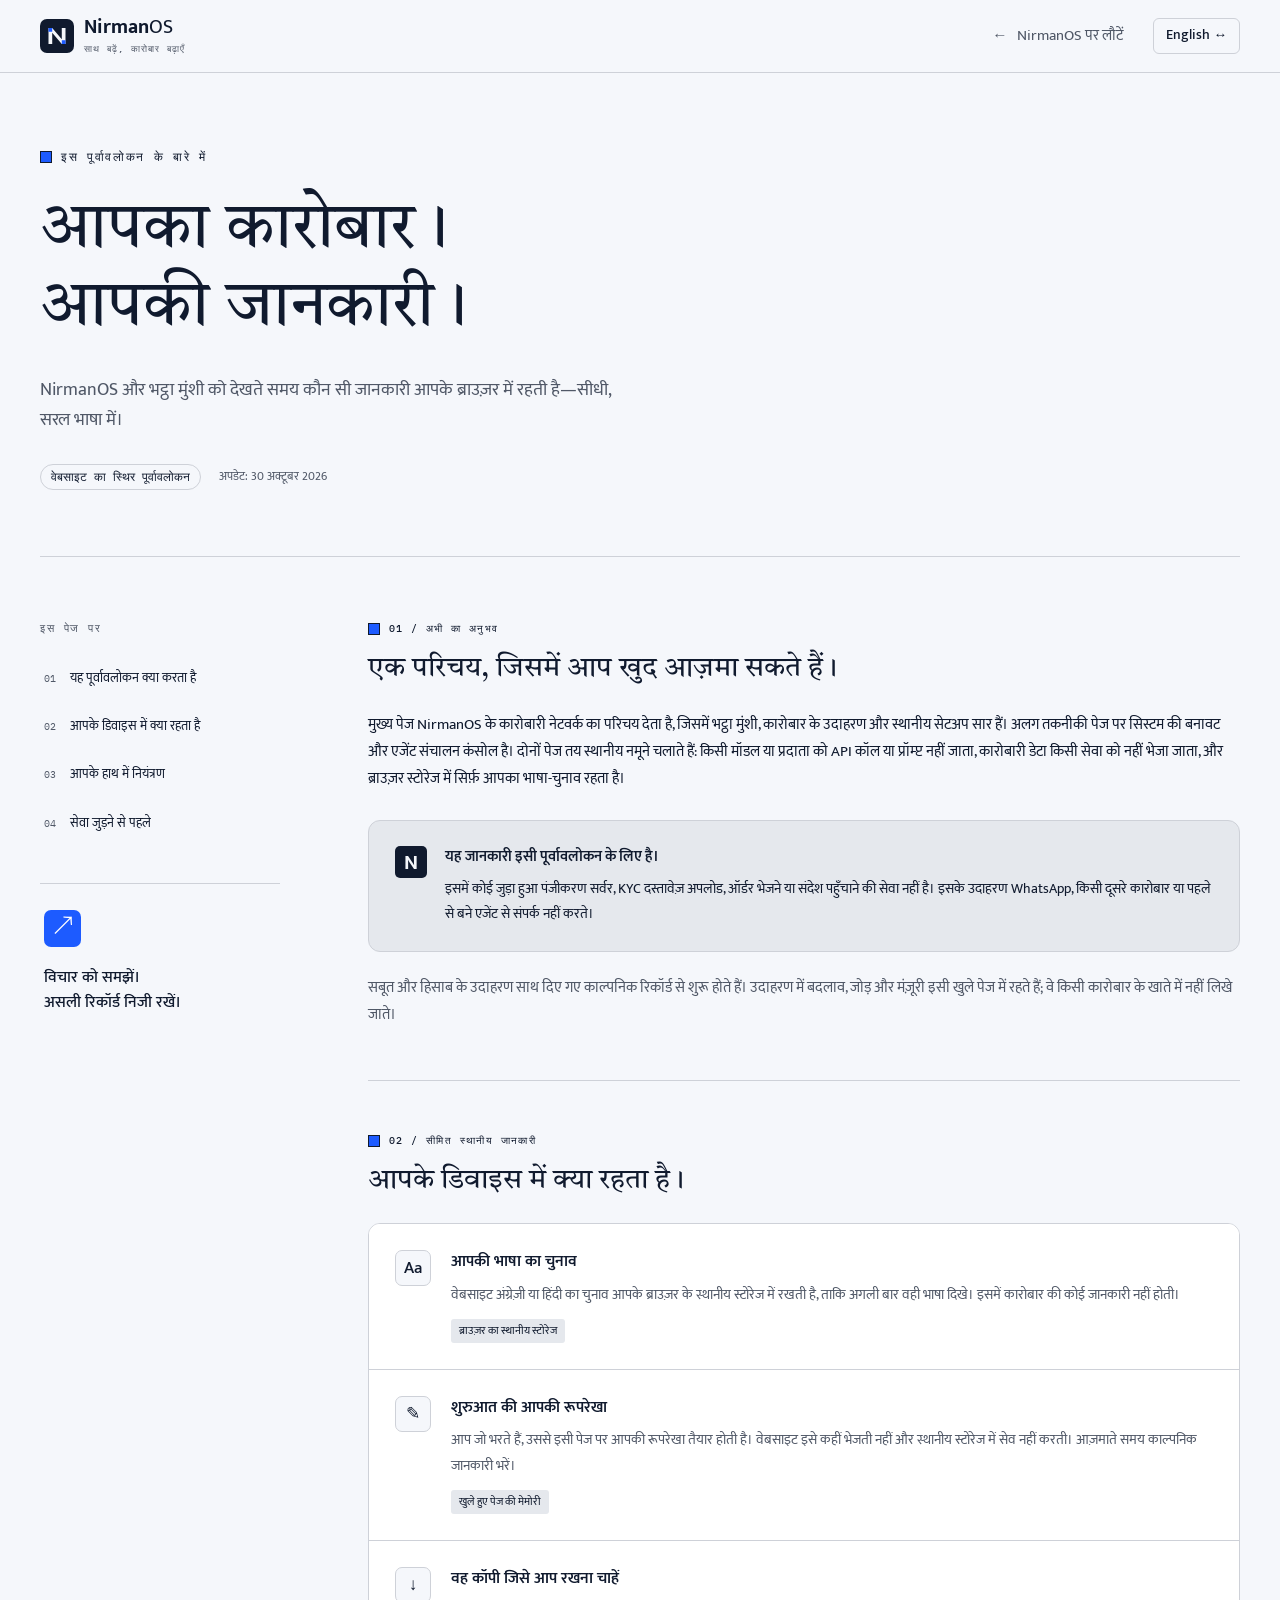
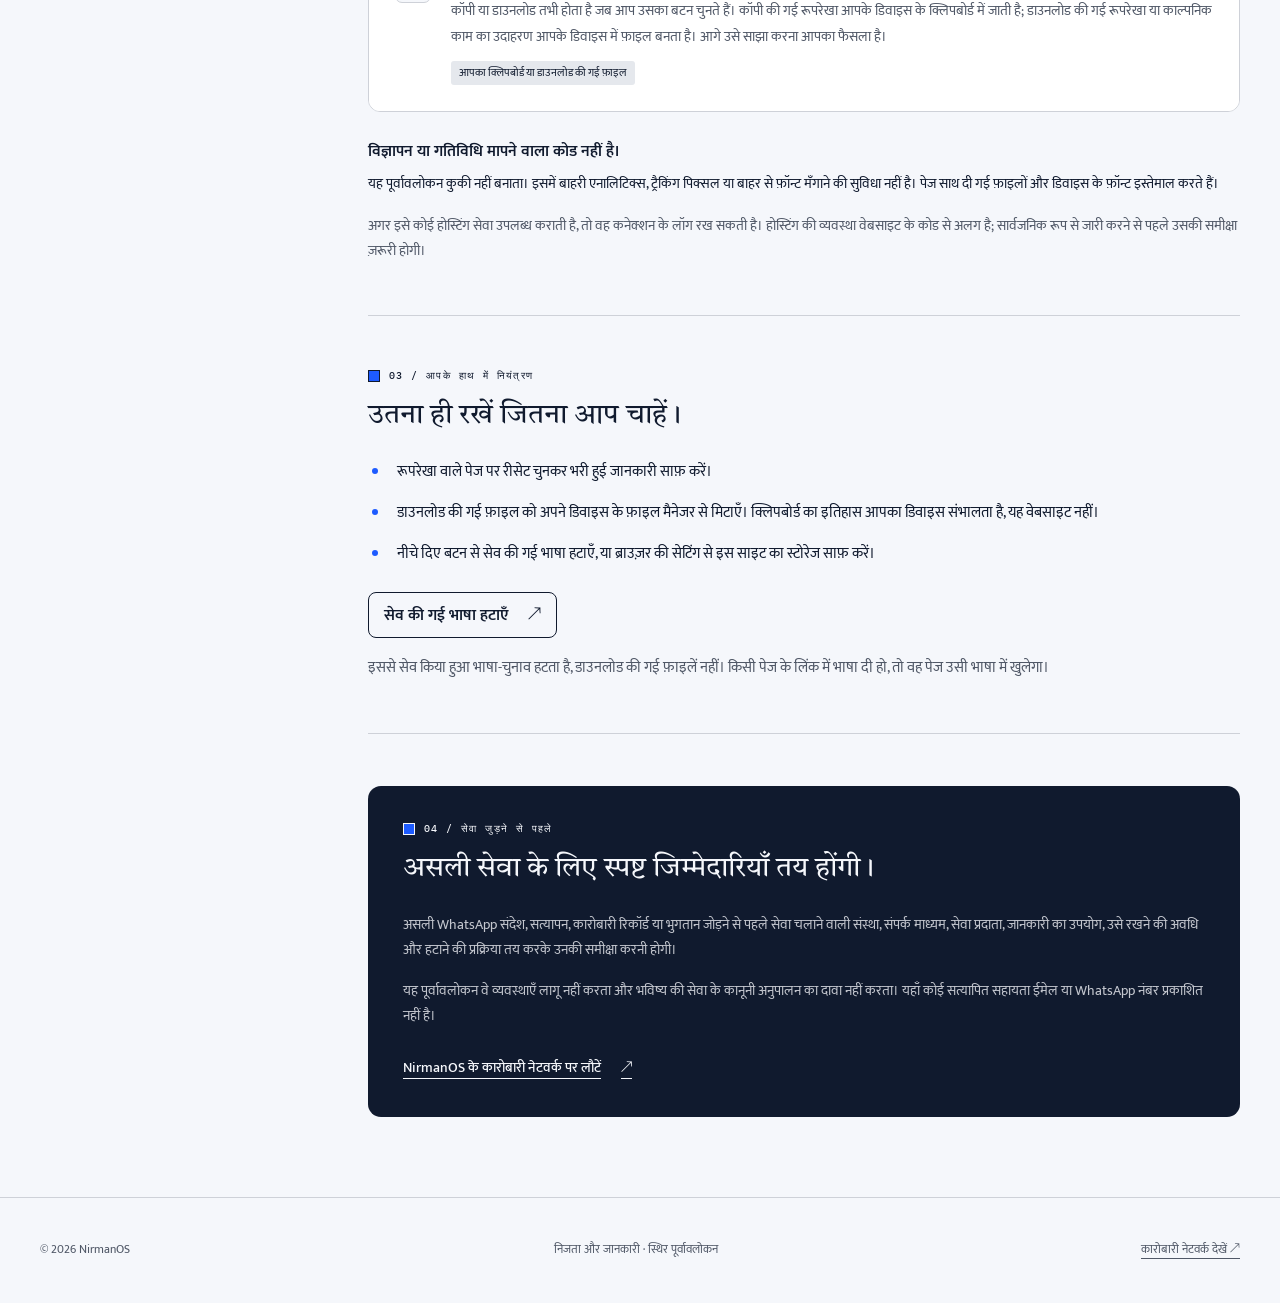
<file: privacy.html>
<!doctype html>
<html lang="hi">
<head>
  <meta charset="utf-8">
  <meta name="viewport" content="width=device-width, initial-scale=1">
  <meta name="description" content="NirmanOS के मुख्य और तकनीकी पेज पर आपकी जानकारी: सेव की गई भाषा, स्थानीय सेटअप सार और काल्पनिक उदाहरण।">
  <meta name="theme-color" content="#101a2e">
  <title>निजता और आपकी जानकारी · NirmanOS</title>
  <script>(function(){var t=new URLSearchParams(location.search).get('theme');if(t!=='dark'&&t!=='light')return;document.documentElement.setAttribute('data-theme',t);document.addEventListener('click',function(e){var a=e.target.closest&&e.target.closest('a[href]');if(!a||!/\.html/.test(a.getAttribute('href')))return;var u=new URL(a.href,location.href);if(u.origin!==location.origin)return;u.searchParams.set('theme',t);a.href=u.href},true)})();</script>
  <link rel="icon" type="image/svg+xml" href="favicon.svg?v=20261117-v2">
  <link rel="stylesheet" href="fonts.css?v=20261117-v2">
  <link rel="stylesheet" href="privacy.css?v=20261117-v2">
  <link rel="stylesheet" href="v2.css?v=20261117-v2">
  <script src="privacy.js?v=20261117-v2" defer></script>
</head>
<body>
  <a class="skip-link" href="#main"><span data-lang="en">Skip to content</span><span data-lang="hi">मुख्य सामग्री पर जाएँ</span></a>
  <header class="site-header">
    <div class="header-inner">
      <a class="brand" href="index.html?lang=hi" data-home aria-label="NirmanOS होम">
        <svg class="brand-mark" width="38" height="38" viewBox="0 0 64 64" aria-hidden="true"><rect width="64" height="64" rx="13" style="fill:var(--sec)"/><path d="M16 47V17h7l18 21V17h7v30h-7L23 26v21z" style="fill:var(--on-sec)"/><path d="M16 17h7v7h-7zM41 40h7v7h-7z" style="fill:var(--acc)"/></svg>
        <span class="brand-word">Nirman<span>OS</span><small data-lang="en">BUSINESSES, BETTER TOGETHER</small><small data-lang="hi">साथ बढ़ें, कारोबार बढ़ाएँ</small></span>
      </a>
      <nav class="header-actions" aria-label="पेज के लिंक" data-nav-label>
        <a class="home-link" href="index.html?lang=hi" data-home><span aria-hidden="true">←</span> <span data-lang="en">Back to NirmanOS</span><span data-lang="hi">NirmanOS पर लौटें</span></a>
        <button id="lang-toggle" class="language-button" type="button" aria-label="Switch to English">English <span aria-hidden="true">↔</span></button>
      </nav>
    </div>
  </header>

  <main id="main" class="page-shell">
    <section class="intro" aria-labelledby="page-title">
      <p class="eyebrow"><span class="status-dot" aria-hidden="true"></span><span data-lang="en">A note about this preview</span><span data-lang="hi">इस पूर्वावलोकन के बारे में</span></p>
      <h1 id="page-title"><span data-lang="en">Your business.<br>Your information.</span><span data-lang="hi">आपका कारोबार।<br>आपकी जानकारी।</span></h1>
      <p class="intro-copy"><span data-lang="en">A clear look at what stays in your browser while you explore NirmanOS and Bhatta Munshi.</span><span data-lang="hi">NirmanOS और भट्ठा मुंशी को देखते समय कौन सी जानकारी आपके ब्राउज़र में रहती है—सीधी, सरल भाषा में।</span></p>
      <div class="intro-meta"><span class="preview-tag"><span data-lang="en">Static website preview</span><span data-lang="hi">वेबसाइट का स्थिर पूर्वावलोकन</span></span><span data-lang="en">Updated 30 October 2026</span><span data-lang="hi">अपडेट: 30 अक्टूबर 2026</span></div>
    </section>

    <div class="content-layout">
      <aside class="page-guide" aria-label="इस पेज पर" data-guide-label>
        <p class="guide-title"><span data-lang="en">ON THIS PAGE</span><span data-lang="hi">इस पेज पर</span></p>
        <nav aria-label="निजता के विषय" data-section-nav-label>
          <a href="#preview"><span class="guide-number">01</span><span data-lang="en">What this preview does</span><span data-lang="hi">यह पूर्वावलोकन क्या करता है</span></a>
          <a href="#data"><span class="guide-number">02</span><span data-lang="en">What stays on your device</span><span data-lang="hi">आपके डिवाइस में क्या रहता है</span></a>
          <a href="#control"><span class="guide-number">03</span><span data-lang="en">Your controls</span><span data-lang="hi">आपके हाथ में नियंत्रण</span></a>
          <a href="#future"><span class="guide-number">04</span><span data-lang="en">Before a connected service</span><span data-lang="hi">सेवा जुड़ने से पहले</span></a>
        </nav>
        <div class="guide-note"><span class="note-symbol" aria-hidden="true">↗</span><p><span data-lang="en">Explore the idea.<br>Keep real records private.</span><span data-lang="hi">विचार को समझें।<br>असली रिकॉर्ड निजी रखें।</span></p></div>
      </aside>

      <div class="article-content">
        <section id="preview" class="content-section" aria-labelledby="preview-title">
          <p class="section-kicker"><span data-lang="en">01 / THE CURRENT EXPERIENCE</span><span data-lang="hi">01 / अभी का अनुभव</span></p>
          <h2 id="preview-title"><span data-lang="en">An introduction, with local interactions.</span><span data-lang="hi">एक परिचय, जिसमें आप खुद आज़मा सकते हैं।</span></h2>
          <p><span data-lang="en">The homepage presents the NirmanOS business ecosystem, with Bhatta Munshi as a featured product, business examples and a local setup brief. A separate technical page explains the design and hosts the agent orchestration console. Both pages use fixed local samples: no model or provider API calls or prompt transmission, and no business data is sent to a service; browser storage remembers only your language.</span><span data-lang="hi">मुख्य पेज NirmanOS के कारोबारी नेटवर्क का परिचय देता है, जिसमें भट्ठा मुंशी, कारोबार के उदाहरण और स्थानीय सेटअप सार हैं। अलग तकनीकी पेज पर सिस्टम की बनावट और एजेंट संचालन कंसोल है। दोनों पेज तय स्थानीय नमूने चलाते हैं: किसी मॉडल या प्रदाता को API कॉल या प्रॉम्प्ट नहीं जाता, कारोबारी डेटा किसी सेवा को नहीं भेजा जाता, और ब्राउज़र स्टोरेज में सिर्फ़ आपका भाषा-चुनाव रहता है।</span></p>
          <div class="scope-card">
            <span class="scope-icon" aria-hidden="true">N</span>
            <div><h3><span data-lang="en">This page is about the preview you are using.</span><span data-lang="hi">यह जानकारी इसी पूर्वावलोकन के लिए है।</span></h3><p><span data-lang="en">It has no connected onboarding backend, KYC upload, order submission or message delivery. The examples do not contact WhatsApp, another business or an existing agent.</span><span data-lang="hi">इसमें कोई जुड़ा हुआ पंजीकरण सर्वर, KYC दस्तावेज़ अपलोड, ऑर्डर भेजने या संदेश पहुँचाने की सेवा नहीं है। इसके उदाहरण WhatsApp, किसी दूसरे कारोबार या पहले से बने एजेंट से संपर्क नहीं करते।</span></p></div>
          </div>
          <p class="muted"><span data-lang="en">The evidence and accounting examples start with built-in fictional records. Sample edits, calculations and approvals stay in the current page; they do not write to a business ledger.</span><span data-lang="hi">सबूत और हिसाब के उदाहरण साथ दिए गए काल्पनिक रिकॉर्ड से शुरू होते हैं। उदाहरण में बदलाव, जोड़ और मंज़ूरी इसी खुले पेज में रहते हैं; वे किसी कारोबार के खाते में नहीं लिखे जाते।</span></p>
        </section>

        <section id="data" class="content-section" aria-labelledby="data-title">
          <p class="section-kicker"><span data-lang="en">02 / A SMALL DATA FOOTPRINT</span><span data-lang="hi">02 / सीमित स्थानीय जानकारी</span></p>
          <h2 id="data-title"><span data-lang="en">What stays on your device.</span><span data-lang="hi">आपके डिवाइस में क्या रहता है।</span></h2>
          <div class="data-list">
            <article class="data-row"><span class="data-icon" aria-hidden="true">Aa</span><div><h3><span data-lang="en">Your language choice</span><span data-lang="hi">आपकी भाषा का चुनाव</span></h3><p><span data-lang="en">The website saves English or Hindi in your browser’s local storage, so your next visit can use the same language. This preference contains no business details.</span><span data-lang="hi">वेबसाइट अंग्रेज़ी या हिंदी का चुनाव आपके ब्राउज़र के स्थानीय स्टोरेज में रखती है, ताकि अगली बार वही भाषा दिखे। इसमें कारोबार की कोई जानकारी नहीं होती।</span></p><span class="data-location"><span data-lang="en">Browser local storage</span><span data-lang="hi">ब्राउज़र का स्थानीय स्टोरेज</span></span></div></article>
            <article class="data-row"><span class="data-icon" aria-hidden="true">✎</span><div><h3><span data-lang="en">Your setup brief</span><span data-lang="hi">शुरुआत की आपकी रूपरेखा</span></h3><p><span data-lang="en">What you enter is used on the page to prepare your brief. The website does not submit it or save it in local storage. Use sample details while exploring.</span><span data-lang="hi">आप जो भरते हैं, उससे इसी पेज पर आपकी रूपरेखा तैयार होती है। वेबसाइट इसे कहीं भेजती नहीं और स्थानीय स्टोरेज में सेव नहीं करती। आज़माते समय काल्पनिक जानकारी भरें।</span></p><span class="data-location"><span data-lang="en">Current page memory</span><span data-lang="hi">खुले हुए पेज की मेमोरी</span></span></div></article>
            <article class="data-row"><span class="data-icon" aria-hidden="true">↓</span><div><h3><span data-lang="en">A copy you choose to keep</span><span data-lang="hi">वह कॉपी जिसे आप रखना चाहें</span></h3><p><span data-lang="en">Copy and download happen only when you choose them. A copied brief goes to your device’s clipboard; a downloaded brief or fictional job example becomes a file on your device. You decide whether to share it elsewhere.</span><span data-lang="hi">कॉपी या डाउनलोड तभी होता है जब आप उसका बटन चुनते हैं। कॉपी की गई रूपरेखा आपके डिवाइस के क्लिपबोर्ड में जाती है; डाउनलोड की गई रूपरेखा या काल्पनिक काम का उदाहरण आपके डिवाइस में फ़ाइल बनता है। आगे उसे साझा करना आपका फैसला है।</span></p><span class="data-location"><span data-lang="en">Your clipboard or downloaded file</span><span data-lang="hi">आपका क्लिपबोर्ड या डाउनलोड की गई फ़ाइल</span></span></div></article>
          </div>
          <div class="plain-note"><h3><span data-lang="en">No advertising or analytics code.</span><span data-lang="hi">विज्ञापन या गतिविधि मापने वाला कोड नहीं है।</span></h3><p><span data-lang="en">This preview code sets no cookies and includes no external analytics, tracking pixels or external font requests. The pages use bundled files and system fonts.</span><span data-lang="hi">यह पूर्वावलोकन कुकी नहीं बनाता। इसमें बाहरी एनालिटिक्स, ट्रैकिंग पिक्सल या बाहर से फ़ॉन्ट मँगाने की सुविधा नहीं है। पेज साथ दी गई फ़ाइलों और डिवाइस के फ़ॉन्ट इस्तेमाल करते हैं।</span></p><p class="muted"><span data-lang="en">If this preview is served by a hosting provider, that provider may keep connection logs. Hosting practices are separate from the website code and must be reviewed for any public deployment.</span><span data-lang="hi">अगर इसे कोई होस्टिंग सेवा उपलब्ध कराती है, तो वह कनेक्शन के लॉग रख सकती है। होस्टिंग की व्यवस्था वेबसाइट के कोड से अलग है; सार्वजनिक रूप से जारी करने से पहले उसकी समीक्षा ज़रूरी होगी।</span></p></div>
        </section>

        <section id="control" class="content-section" aria-labelledby="control-title">
          <p class="section-kicker"><span data-lang="en">03 / YOUR CONTROLS</span><span data-lang="hi">03 / आपके हाथ में नियंत्रण</span></p>
          <h2 id="control-title"><span data-lang="en">Keep only what you choose.</span><span data-lang="hi">उतना ही रखें जितना आप चाहें।</span></h2>
          <ul class="control-list">
            <li><span data-lang="en">Use the setup brief’s reset control to clear what you entered on that page.</span><span data-lang="hi">रूपरेखा वाले पेज पर रीसेट चुनकर भरी हुई जानकारी साफ़ करें।</span></li>
            <li><span data-lang="en">Delete a downloaded file using your device’s file manager. Clipboard history is managed by your device, separately from this website.</span><span data-lang="hi">डाउनलोड की गई फ़ाइल को अपने डिवाइस के फ़ाइल मैनेजर से मिटाएँ। क्लिपबोर्ड का इतिहास आपका डिवाइस संभालता है, यह वेबसाइट नहीं।</span></li>
            <li><span data-lang="en">Clear the saved language below, or remove this site’s storage through your browser settings.</span><span data-lang="hi">नीचे दिए बटन से सेव की गई भाषा हटाएँ, या ब्राउज़र की सेटिंग से इस साइट का स्टोरेज साफ़ करें।</span></li>
          </ul>
          <div class="preference-control"><button id="forget-language" class="secondary-button" type="button"><span data-lang="en">Forget saved language</span><span data-lang="hi">सेव की गई भाषा हटाएँ</span><span aria-hidden="true">↗</span></button><p id="preference-status" role="status" aria-live="polite"></p></div>
          <p class="muted"><span data-lang="en">This clears the saved preference, not downloaded files. An explicit language in a page link still determines that page’s language.</span><span data-lang="hi">इससे सेव किया हुआ भाषा-चुनाव हटता है, डाउनलोड की गई फ़ाइलें नहीं। किसी पेज के लिंक में भाषा दी हो, तो वह पेज उसी भाषा में खुलेगा।</span></p>
        </section>

        <section id="future" class="future-section" aria-labelledby="future-title">
          <p class="section-kicker"><span data-lang="en">04 / BEFORE A CONNECTED SERVICE</span><span data-lang="hi">04 / सेवा जुड़ने से पहले</span></p>
          <h2 id="future-title"><span data-lang="en">A live service needs its own clear commitments.</span><span data-lang="hi">असली सेवा के लिए स्पष्ट जिम्मेदारियाँ तय होंगी।</span></h2>
          <p><span data-lang="en">Before enabling real WhatsApp messaging, verification, business records or payments, the operating entity, contact channel, service providers, data use, retention and deletion process must be configured and reviewed.</span><span data-lang="hi">असली WhatsApp संदेश, सत्यापन, कारोबारी रिकॉर्ड या भुगतान जोड़ने से पहले सेवा चलाने वाली संस्था, संपर्क माध्यम, सेवा प्रदाता, जानकारी का उपयोग, उसे रखने की अवधि और हटाने की प्रक्रिया तय करके उनकी समीक्षा करनी होगी।</span></p>
          <p><span data-lang="en">This preview does not establish those arrangements or make a legal-compliance claim for a future service. No verified support email or WhatsApp number is published here.</span><span data-lang="hi">यह पूर्वावलोकन वे व्यवस्थाएँ लागू नहीं करता और भविष्य की सेवा के कानूनी अनुपालन का दावा नहीं करता। यहाँ कोई सत्यापित सहायता ईमेल या WhatsApp नंबर प्रकाशित नहीं है।</span></p>
          <a class="return-link" href="index.html?lang=hi" data-home><span data-lang="en">Back to the NirmanOS ecosystem</span><span data-lang="hi">NirmanOS के कारोबारी नेटवर्क पर लौटें</span><span aria-hidden="true">↗</span></a>
        </section>
      </div>
    </div>
  </main>

  <footer class="site-footer"><div class="footer-inner"><p>© 2026 NirmanOS</p><p><span data-lang="en">Privacy &amp; data · Static preview</span><span data-lang="hi">निजता और जानकारी · स्थिर पूर्वावलोकन</span></p><a href="index.html?lang=hi" data-home><span data-lang="en">Explore the ecosystem</span><span data-lang="hi">कारोबारी नेटवर्क देखें</span><span aria-hidden="true"> ↗</span></a></div></footer>
</body>
</html>
</file>
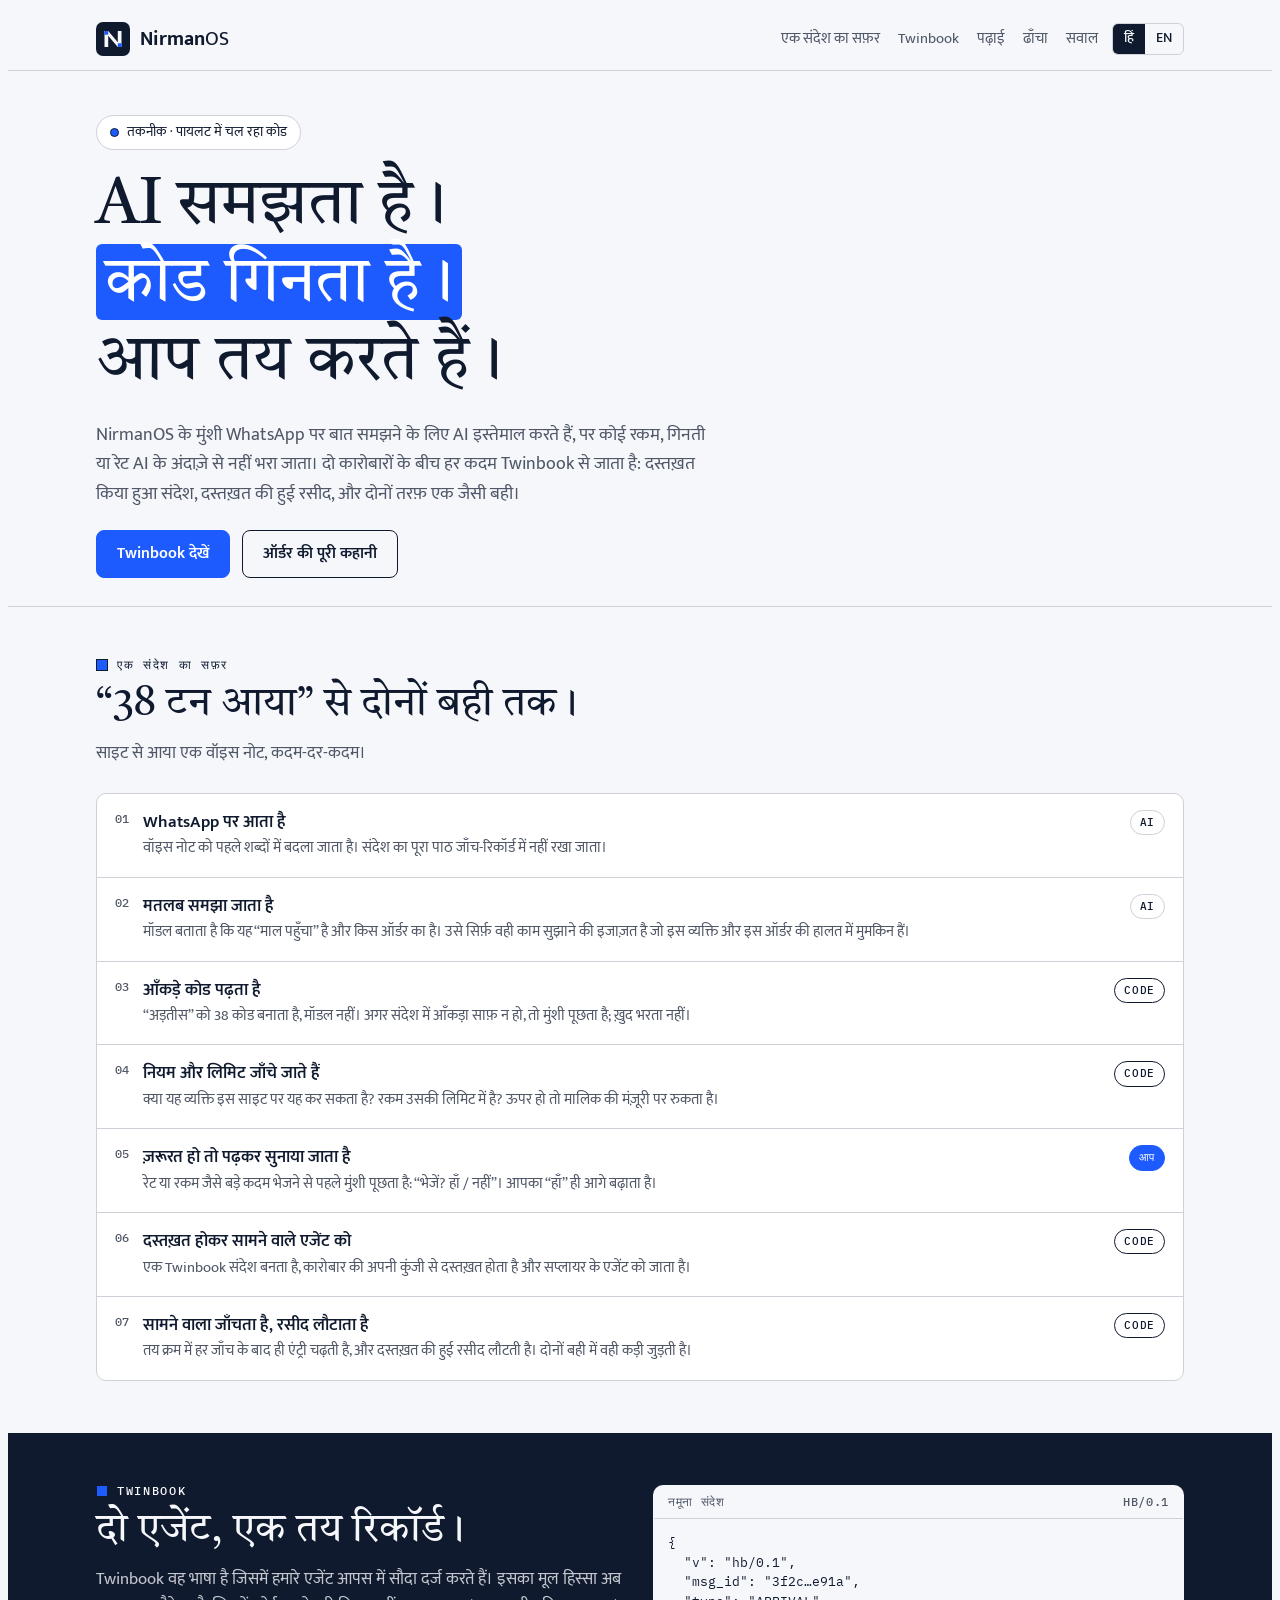
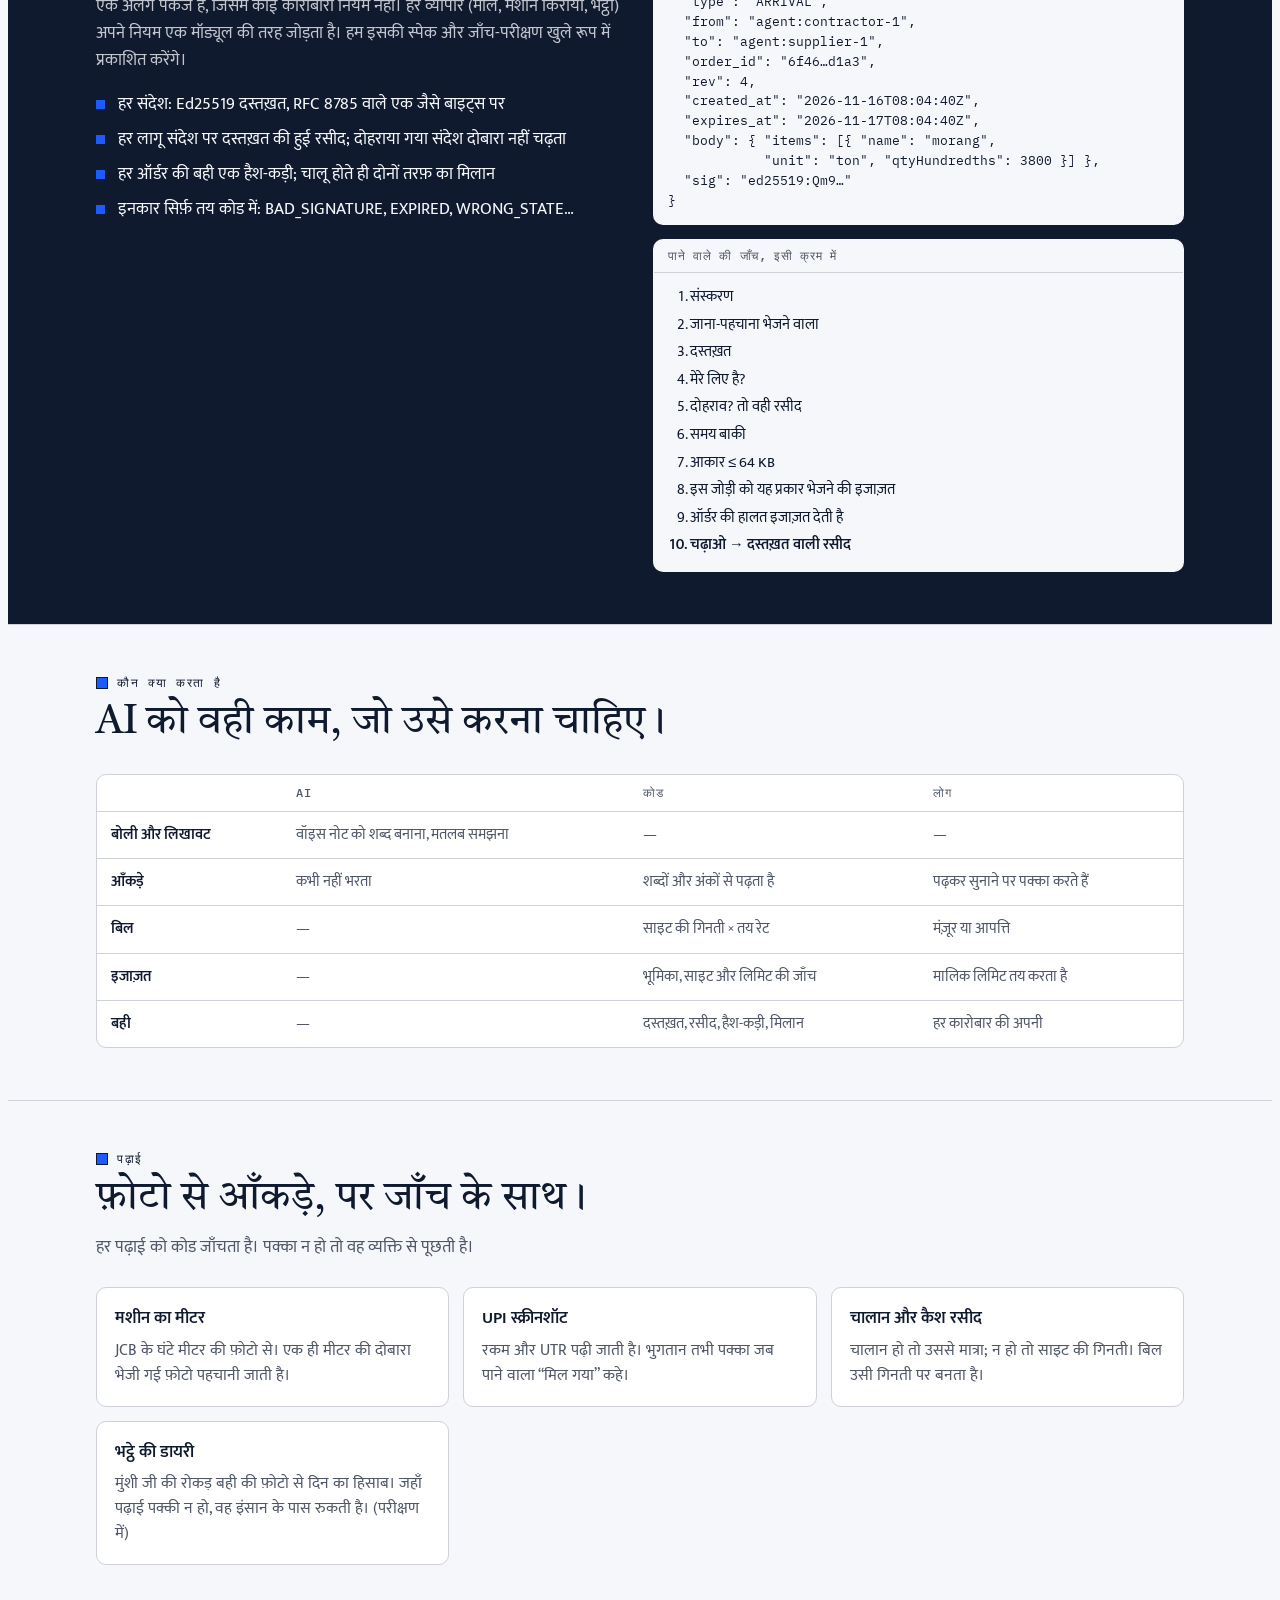
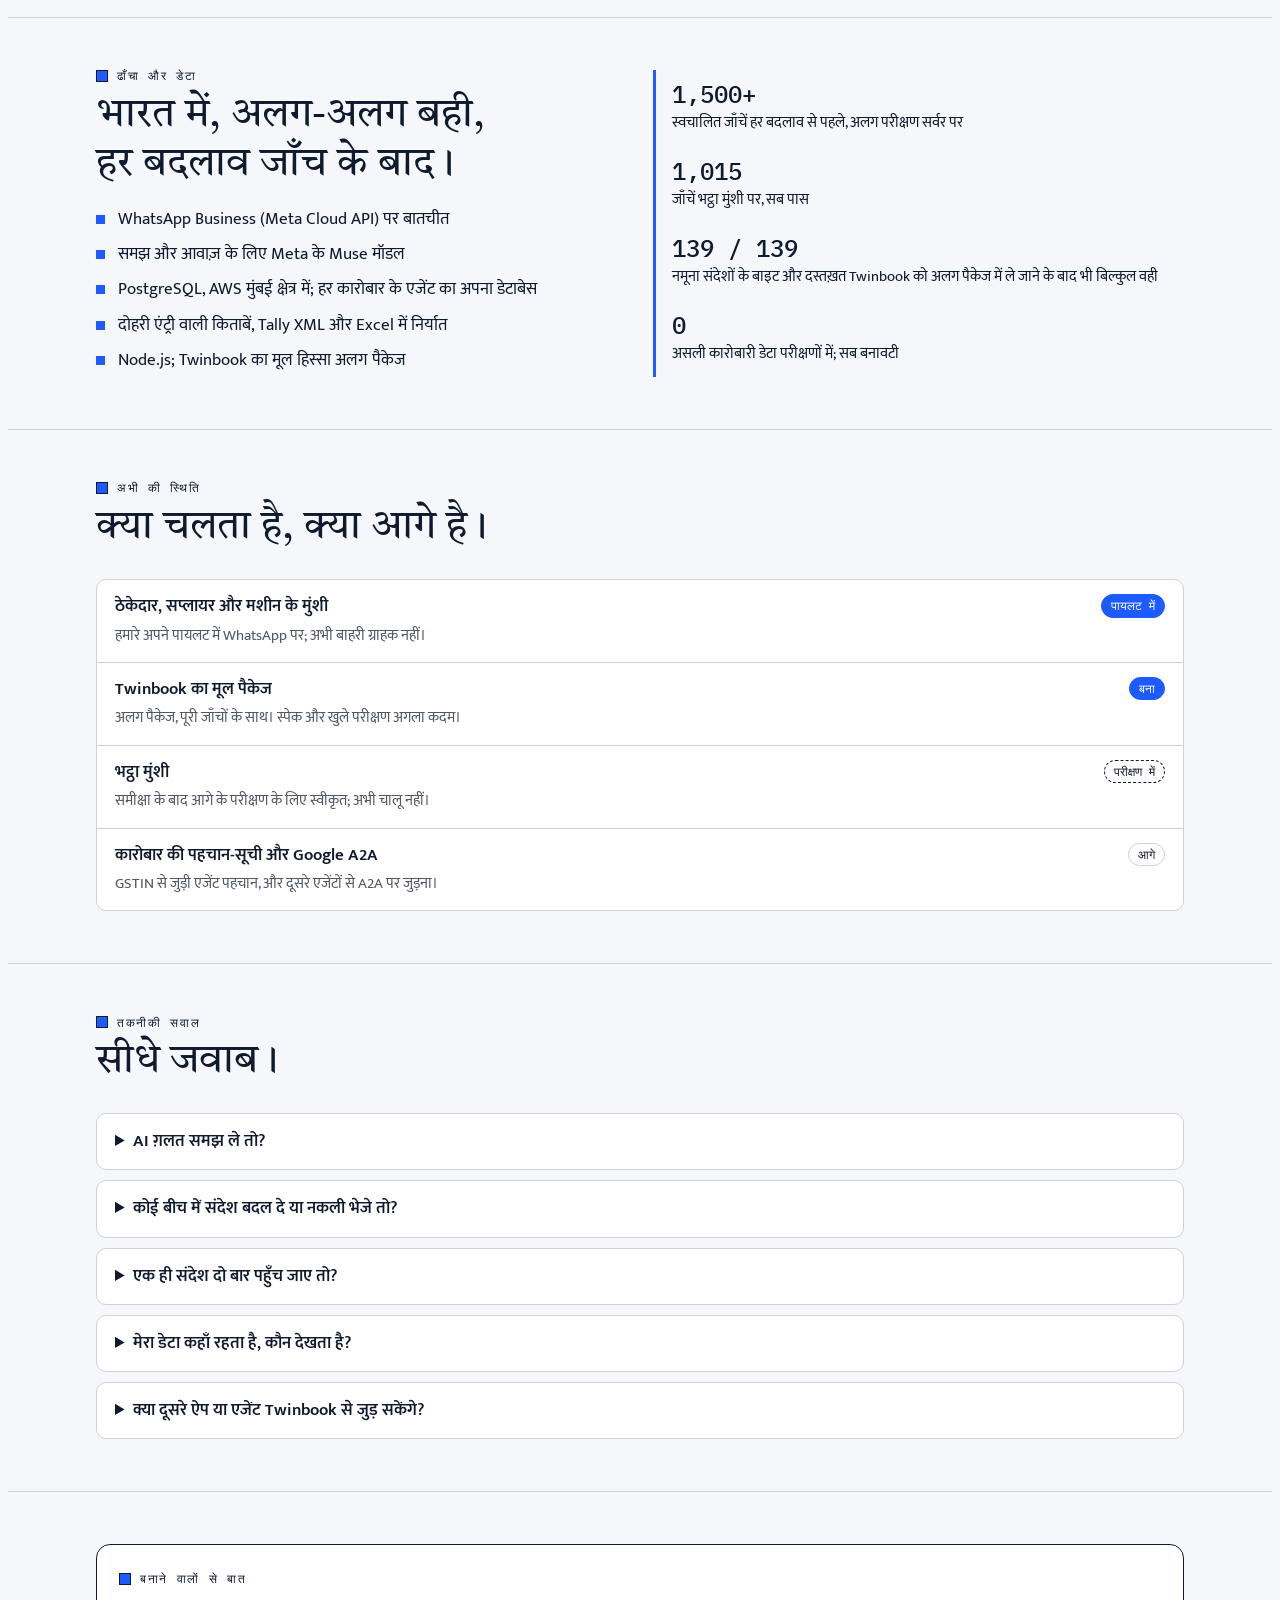
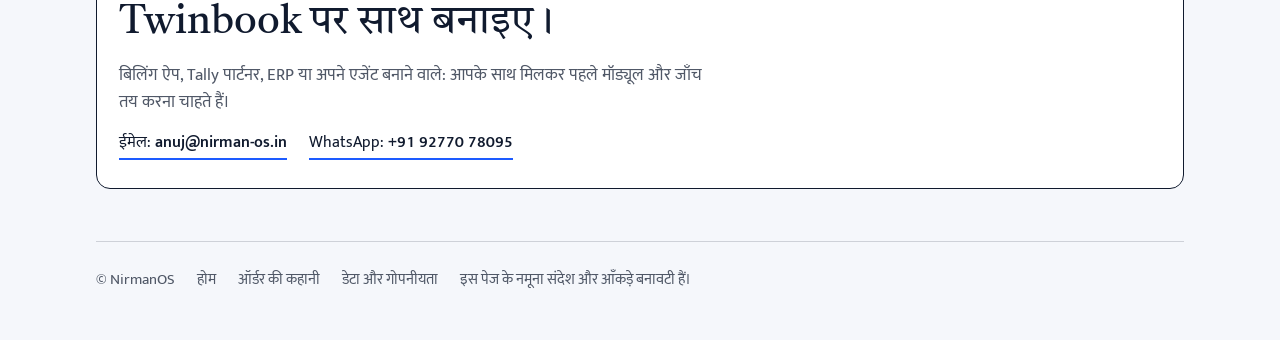
<file: technical.html>
<!doctype html>
<html lang="hi">
<head>
<meta charset="utf-8">
<meta name="viewport" content="width=device-width,initial-scale=1,viewport-fit=cover">
<title>तकनीक · NirmanOS</title>
<meta name="description" content="NirmanOS के मुंशी कैसे काम करते हैं: AI समझता है, कोड गिनता है, आप तय करते हैं। Twinbook: दस्तख़त, रसीद और दोनों तरफ़ एक जैसी बही।">
<meta property="og:title" content="तकनीक · NirmanOS">
<meta property="og:description" content="AI समझता है। कोड गिनता है। आप तय करते हैं। Twinbook से दोनों कारोबारों की बही एक जैसी।">
<meta property="og:image" content="https://nirman-os.in/og-image.png">
<meta name="theme-color" content="#101a2e">
<link rel="icon" href="favicon.svg" type="image/svg+xml">
<link rel="stylesheet" href="fonts.css?v=20261117-v2">
<link rel="stylesheet" href="home.css?v=20261117-v2">
<link rel="stylesheet" href="v2.css?v=20261117-v2">
<link rel="stylesheet" href="technical-v2.css?v=20261117-v2">
<script>(function(){var t=new URLSearchParams(location.search).get('theme');if(t==='dark'||t==='light')document.documentElement.setAttribute('data-theme',t);})();</script>
</head>
<body>
<header class="top"><div class="wrap bar">
  <a class="brand" href="index.html" aria-label="NirmanOS">
    <svg width="34" height="34" viewBox="0 0 64 64" aria-hidden="true"><rect width="64" height="64" rx="13" style="fill:var(--sec)"/><path d="M16 47V17h7l18 21V17h7v30h-7L23 26v21z" style="fill:var(--on-sec)"/><path d="M16 17h7v7h-7zM41 40h7v7h-7z" style="fill:var(--acc)"/></svg>
    <span>Nirman<b>OS</b></span>
  </a>
  <nav class="links" aria-label="Sections">
    <a href="#path"><span class="hi">एक संदेश का सफ़र</span><span class="en">One message</span></a>
    <a href="#twinbook">Twinbook</a>
    <a href="#readers"><span class="hi">पढ़ाई</span><span class="en">Readers</span></a>
    <a href="#stack"><span class="hi">ढाँचा</span><span class="en">Stack</span></a>
    <a href="#faq"><span class="hi">सवाल</span><span class="en">FAQ</span></a>
  </nav>
  <div class="lang" role="group" aria-label="Language">
    <button type="button" id="lang-hi" aria-pressed="true">हिं</button>
    <button type="button" id="lang-en" aria-pressed="false">EN</button>
  </div>
</div></header>

<main>
<div class="wrap hero">
  <span class="pill"><i></i><span class="hi">तकनीक · पायलट में चल रहा कोड</span><span class="en">Technology · code running in the pilot</span></span>
  <h1><span class="hi">AI समझता है।<br><span class="mark">कोड गिनता है।</span><br>आप तय करते हैं।</span><span class="en">The AI understands.<br><span class="mark">Code counts.</span><br>You decide.</span></h1>
  <p class="lead"><span class="hi">NirmanOS के मुंशी WhatsApp पर बात समझने के लिए AI इस्तेमाल करते हैं, पर कोई रकम, गिनती या रेट AI के अंदाज़े से नहीं भरा जाता। दो कारोबारों के बीच हर कदम Twinbook से जाता है: दस्तख़त किया हुआ संदेश, दस्तख़त की हुई रसीद, और दोनों तरफ़ एक जैसी बही।</span><span class="en">NirmanOS agents use AI to understand what people say on WhatsApp, but no amount, count or rate is ever filled in from an AI guess. Every step between two businesses goes through Twinbook: a signed message, a signed receipt, and the same book on both sides.</span></p>
  <div class="cta">
    <a class="btn solid" href="#twinbook"><span class="hi">Twinbook देखें</span><span class="en">See Twinbook</span></a>
    <a class="btn" href="workflow.html"><span class="hi">ऑर्डर की पूरी कहानी</span><span class="en">Watch a full order story</span></a>
  </div>
</div>

<section id="path"><div class="wrap">
  <div class="head">
    <span class="kicker"><span class="hi">एक संदेश का सफ़र</span><span class="en">The path of one message</span></span>
    <h2><span class="hi">“38 टन आया” से दोनों बही तक।</span><span class="en">From "38 ton arrived" to both books.</span></h2>
    <p class="muted"><span class="hi">साइट से आया एक वॉइस नोट, कदम-दर-कदम।</span><span class="en">One voice note from a site, step by step.</span></p>
  </div>
  <ol class="flow">
    <li><b>01</b><div><h3><span class="hi">WhatsApp पर आता है</span><span class="en">Arrives on WhatsApp</span></h3><p><span class="hi">वॉइस नोट को पहले शब्दों में बदला जाता है। संदेश का पूरा पाठ जाँच-रिकॉर्ड में नहीं रखा जाता।</span><span class="en">A voice note is first turned into words. The full message text is not kept in the trace log.</span></p></div><span class="who ai">AI</span></li>
    <li><b>02</b><div><h3><span class="hi">मतलब समझा जाता है</span><span class="en">The intent is understood</span></h3><p><span class="hi">मॉडल बताता है कि यह “माल पहुँचा” है और किस ऑर्डर का है। उसे सिर्फ़ वही काम सुझाने की इजाज़त है जो इस व्यक्ति और इस ऑर्डर की हालत में मुमकिन हैं।</span><span class="en">The model says this is "goods arrived" and for which order. It may only propose actions that are possible for this person and this order's state.</span></p></div><span class="who ai">AI</span></li>
    <li><b>03</b><div><h3><span class="hi">आँकड़े कोड पढ़ता है</span><span class="en">Code reads the figures</span></h3><p><span class="hi">“अड़तीस” को 38 कोड बनाता है, मॉडल नहीं। अगर संदेश में आँकड़ा साफ़ न हो, तो मुंशी पूछता है; ख़ुद भरता नहीं।</span><span class="en">Code turns "अड़तीस" into 38, not the model. If a figure is not clear, the munshi asks; it never fills one in.</span></p></div><span class="who code">CODE</span></li>
    <li><b>04</b><div><h3><span class="hi">नियम और लिमिट जाँचे जाते हैं</span><span class="en">Rules and limits are checked</span></h3><p><span class="hi">क्या यह व्यक्ति इस साइट पर यह कर सकता है? रकम उसकी लिमिट में है? ऊपर हो तो मालिक की मंज़ूरी पर रुकता है।</span><span class="en">May this person do this at this site? Is the amount within their limit? If not, it waits for the owner's approval.</span></p></div><span class="who code">CODE</span></li>
    <li><b>05</b><div><h3><span class="hi">ज़रूरत हो तो पढ़कर सुनाया जाता है</span><span class="en">Read back when it matters</span></h3><p><span class="hi">रेट या रकम जैसे बड़े कदम भेजने से पहले मुंशी पूछता है: “भेजें? हाँ / नहीं”। आपका “हाँ” ही आगे बढ़ाता है।</span><span class="en">Before a rate or an amount goes out, the munshi asks "Send? Yes / No". Only your yes moves it on.</span></p></div><span class="who you"><span class="hi">आप</span><span class="en">YOU</span></span></li>
    <li><b>06</b><div><h3><span class="hi">दस्तख़त होकर सामने वाले एजेंट को</span><span class="en">Signed and sent to the other agent</span></h3><p><span class="hi">एक Twinbook संदेश बनता है, कारोबार की अपनी कुंजी से दस्तख़त होता है और सप्लायर के एजेंट को जाता है।</span><span class="en">A Twinbook message is built, signed with the business's own key and sent to the supplier's agent.</span></p></div><span class="who code">CODE</span></li>
    <li><b>07</b><div><h3><span class="hi">सामने वाला जाँचता है, रसीद लौटाता है</span><span class="en">The other side checks, then sends a receipt</span></h3><p><span class="hi">तय क्रम में हर जाँच के बाद ही एंट्री चढ़ती है, और दस्तख़त की हुई रसीद लौटती है। दोनों बही में वही कड़ी जुड़ती है।</span><span class="en">Only after every check, in a fixed order, is the entry written and a signed receipt returned. The same link joins both books.</span></p></div><span class="who code">CODE</span></li>
  </ol>
</div></section>

<section id="twinbook" class="band"><div class="wrap split">
  <div class="head" style="margin:0">
    <span class="kicker">Twinbook</span>
    <h2><span class="hi">दो एजेंट, एक तय रिकॉर्ड।</span><span class="en">Two agents, one agreed record.</span></h2>
    <p class="muted"><span class="hi">Twinbook वह भाषा है जिसमें हमारे एजेंट आपस में सौदा दर्ज करते हैं। इसका मूल हिस्सा अब एक अलग पैकेज है, जिसमें कोई कारोबारी नियम नहीं। हर व्यापार (माल, मशीन किराया, भट्ठा) अपने नियम एक मॉड्यूल की तरह जोड़ता है। हम इसकी स्पेक और जाँच-परीक्षण खुले रूप में प्रकाशित करेंगे।</span><span class="en">Twinbook is the language our agents use to record a trade with each other. Its core is now a separate package with no business rules in it. Each trade (goods, machine hire, kilns) plugs in its own rules as a module. We will publish the spec and conformance tests openly.</span></p>
    <ul class="facts">
      <li><span class="hi">हर संदेश: Ed25519 दस्तख़त, RFC 8785 वाले एक जैसे बाइट्स पर</span><span class="en">Every message: an Ed25519 signature over RFC 8785 canonical bytes</span></li>
      <li><span class="hi">हर लागू संदेश पर दस्तख़त की हुई रसीद; दोहराया गया संदेश दोबारा नहीं चढ़ता</span><span class="en">A signed receipt for every applied message; a repeated message is never applied twice</span></li>
      <li><span class="hi">हर ऑर्डर की बही एक हैश-कड़ी; चालू होते ही दोनों तरफ़ का मिलान</span><span class="en">Each order's book is a hash chain; both sides are compared whenever the service starts</span></li>
      <li><span class="hi">इनकार सिर्फ़ तय कोड में: BAD_SIGNATURE, EXPIRED, WRONG_STATE…</span><span class="en">Refusals only as fixed codes: BAD_SIGNATURE, EXPIRED, WRONG_STATE…</span></li>
    </ul>
  </div>
  <div class="code-col">
    <div class="codebox" aria-label="Sample message">
      <div class="codehead"><span><span class="hi">नमूना संदेश</span><span class="en">Sample message</span></span><span>hb/0.1</span></div>
<pre>{
  "v": "hb/0.1",
  "msg_id": "3f2c…e91a",
  "type": "ARRIVAL",
  "from": "agent:contractor-1",
  "to": "agent:supplier-1",
  "order_id": "6f46…d1a3",
  "rev": 4,
  "created_at": "2026-11-16T08:04:40Z",
  "expires_at": "2026-11-17T08:04:40Z",
  "body": { "items": [{ "name": "morang",
            "unit": "ton", "qtyHundredths": 3800 }] },
  "sig": "ed25519:Qm9…"
}</pre>
    </div>
    <div class="checks">
      <div class="codehead"><span><span class="hi">पाने वाले की जाँच, इसी क्रम में</span><span class="en">The receiver's checks, in this order</span></span></div>
      <ol>
        <li><span class="hi">संस्करण</span><span class="en">version</span></li><li><span class="hi">जाना-पहचाना भेजने वाला</span><span class="en">known sender</span></li><li><span class="hi">दस्तख़त</span><span class="en">signature</span></li><li><span class="hi">मेरे लिए है?</span><span class="en">addressed to me</span></li><li><span class="hi">दोहराव? तो वही रसीद</span><span class="en">repeat? same receipt</span></li><li><span class="hi">समय बाकी</span><span class="en">not expired</span></li><li><span class="hi">आकार ≤ 64 KB</span><span class="en">size ≤ 64 KB</span></li><li><span class="hi">इस जोड़ी को यह प्रकार भेजने की इजाज़त</span><span class="en">type allowed for this pair</span></li><li><span class="hi">ऑर्डर की हालत इजाज़त देती है</span><span class="en">order state allows it</span></li><li><span class="hi">चढ़ाओ → दस्तख़त वाली रसीद</span><span class="en">apply → signed receipt</span></li>
      </ol>
    </div>
  </div>
</div></section>

<section id="split"><div class="wrap">
  <div class="head">
    <span class="kicker"><span class="hi">कौन क्या करता है</span><span class="en">Who does what</span></span>
    <h2><span class="hi">AI को वही काम, जो उसे करना चाहिए।</span><span class="en">The AI only does what it should.</span></h2>
  </div>
  <div class="tw"><table>
    <thead><tr><th></th><th>AI</th><th><span class="hi">कोड</span><span class="en">Code</span></th><th><span class="hi">लोग</span><span class="en">People</span></th></tr></thead>
    <tbody>
      <tr><td><span class="hi">बोली और लिखावट</span><span class="en">Speech and writing</span></td><td><span class="hi">वॉइस नोट को शब्द बनाना, मतलब समझना</span><span class="en">Voice to words, understanding the intent</span></td><td>—</td><td>—</td></tr>
      <tr><td><span class="hi">आँकड़े</span><span class="en">Figures</span></td><td><span class="hi">कभी नहीं भरता</span><span class="en">Never fills them in</span></td><td><span class="hi">शब्दों और अंकों से पढ़ता है</span><span class="en">Reads them from words and digits</span></td><td><span class="hi">पढ़कर सुनाने पर पक्का करते हैं</span><span class="en">Confirm on read-back</span></td></tr>
      <tr><td><span class="hi">बिल</span><span class="en">Bills</span></td><td>—</td><td><span class="hi">साइट की गिनती × तय रेट</span><span class="en">Site count × agreed rate</span></td><td><span class="hi">मंज़ूर या आपत्ति</span><span class="en">Accept or object</span></td></tr>
      <tr><td><span class="hi">इजाज़त</span><span class="en">Permissions</span></td><td>—</td><td><span class="hi">भूमिका, साइट और लिमिट की जाँच</span><span class="en">Role, site and limit checks</span></td><td><span class="hi">मालिक लिमिट तय करता है</span><span class="en">The owner sets limits</span></td></tr>
      <tr><td><span class="hi">बही</span><span class="en">Books</span></td><td>—</td><td><span class="hi">दस्तख़त, रसीद, हैश-कड़ी, मिलान</span><span class="en">Signatures, receipts, hash chain, matching</span></td><td><span class="hi">हर कारोबार की अपनी</span><span class="en">Each business owns its own</span></td></tr>
    </tbody>
  </table></div>
</div></section>

<section id="readers"><div class="wrap">
  <div class="head">
    <span class="kicker"><span class="hi">पढ़ाई</span><span class="en">Readers</span></span>
    <h2><span class="hi">फ़ोटो से आँकड़े, पर जाँच के साथ।</span><span class="en">Figures from photos, with checks.</span></h2>
    <p class="muted"><span class="hi">हर पढ़ाई को कोड जाँचता है। पक्का न हो तो वह व्यक्ति से पूछती है।</span><span class="en">Code checks every reading. When it is not certain, it asks the person.</span></p>
  </div>
  <div class="grid">
    <div class="card"><h3><span class="hi">मशीन का मीटर</span><span class="en">Machine meter</span></h3><p><span class="hi">JCB के घंटे मीटर की फ़ोटो से। एक ही मीटर की दोबारा भेजी गई फ़ोटो पहचानी जाती है।</span><span class="en">JCB hours from a meter photo. A second photo of the same meter reading is recognised.</span></p></div>
    <div class="card"><h3><span class="hi">UPI स्क्रीनशॉट</span><span class="en">UPI screenshot</span></h3><p><span class="hi">रकम और UTR पढ़ी जाती है। भुगतान तभी पक्का जब पाने वाला “मिल गया” कहे।</span><span class="en">The amount and UTR are read. A payment is settled only when the receiver confirms it.</span></p></div>
    <div class="card"><h3><span class="hi">चालान और कैश रसीद</span><span class="en">Challan and cash receipt</span></h3><p><span class="hi">चालान हो तो उससे मात्रा; न हो तो साइट की गिनती। बिल उसी गिनती पर बनता है।</span><span class="en">Quantities from a challan when there is one; otherwise the site's count. The bill follows that count.</span></p></div>
    <div class="card"><h3><span class="hi">भट्ठे की डायरी</span><span class="en">Kiln diary</span></h3><p><span class="hi">मुंशी जी की रोकड़ बही की फ़ोटो से दिन का हिसाब। जहाँ पढ़ाई पक्की न हो, वह इंसान के पास रुकती है। (परीक्षण में)</span><span class="en">The day's accounts from photos of the munshi's cashbook. Where a reading is not certain, it is held for a person. (In testing)</span></p></div>
  </div>
</div></section>

<section id="stack"><div class="wrap split">
  <div class="head" style="margin:0">
    <span class="kicker"><span class="hi">ढाँचा और डेटा</span><span class="en">Stack and data</span></span>
    <h2><span class="hi">भारत में, अलग-अलग बही, हर बदलाव जाँच के बाद।</span><span class="en">In India, separate books, every change tested.</span></h2>
    <ul class="facts">
      <li><span class="hi">WhatsApp Business (Meta Cloud API) पर बातचीत</span><span class="en">Conversations on WhatsApp Business (Meta Cloud API)</span></li>
      <li><span class="hi">समझ और आवाज़ के लिए Meta के Muse मॉडल</span><span class="en">Meta's Muse models for understanding and voice</span></li>
      <li><span class="hi">PostgreSQL, AWS मुंबई क्षेत्र में; हर कारोबार के एजेंट का अपना डेटाबेस</span><span class="en">PostgreSQL in AWS's Mumbai region; each business's agent has its own database</span></li>
      <li><span class="hi">दोहरी एंट्री वाली किताबें, Tally XML और Excel में निर्यात</span><span class="en">Double-entry books, exported to Tally XML and Excel</span></li>
      <li><span class="hi">Node.js; Twinbook का मूल हिस्सा अलग पैकेज</span><span class="en">Node.js; the Twinbook core as a separate package</span></li>
    </ul>
  </div>
  <div class="proof" aria-label="Checks">
    <div><b>1,500+</b><span><span class="hi">स्वचालित जाँचें हर बदलाव से पहले, अलग परीक्षण सर्वर पर</span><span class="en">automated tests before every change, on a separate test server</span></span></div>
    <div><b>1,015</b><span><span class="hi">जाँचें भट्ठा मुंशी पर, सब पास</span><span class="en">tests on the brick-kiln agent, all passing</span></span></div>
    <div><b>139 / 139</b><span><span class="hi">नमूना संदेशों के बाइट और दस्तख़त Twinbook को अलग पैकेज में ले जाने के बाद भी बिल्कुल वही</span><span class="en">sample messages with identical bytes and signatures after Twinbook moved into its own package</span></span></div>
    <div><b>0</b><span><span class="hi">असली कारोबारी डेटा परीक्षणों में; सब बनावटी</span><span class="en">real business data in tests; all fabricated</span></span></div>
  </div>
</div></section>

<section id="status"><div class="wrap">
  <div class="head">
    <span class="kicker"><span class="hi">अभी की स्थिति</span><span class="en">Status today</span></span>
    <h2><span class="hi">क्या चलता है, क्या आगे है।</span><span class="en">What runs, and what is next.</span></h2>
  </div>
  <div class="agents">
    <div class="agent"><h3><span class="hi">ठेकेदार, सप्लायर और मशीन के मुंशी</span><span class="en">Contractor, supplier and machine agents</span></h3><span class="tag live"><span class="hi">पायलट में</span><span class="en">In pilot</span></span><p><span class="hi">हमारे अपने पायलट में WhatsApp पर; अभी बाहरी ग्राहक नहीं।</span><span class="en">On WhatsApp in our own pilot; no outside customers yet.</span></p></div>
    <div class="agent"><h3><span class="hi">Twinbook का मूल पैकेज</span><span class="en">Twinbook core package</span></h3><span class="tag live"><span class="hi">बना</span><span class="en">Built</span></span><p><span class="hi">अलग पैकेज, पूरी जाँचों के साथ। स्पेक और खुले परीक्षण अगला कदम।</span><span class="en">A separate package, fully tested. The spec and open tests are next.</span></p></div>
    <div class="agent"><h3><span class="hi">भट्ठा मुंशी</span><span class="en">Brick-kiln agent</span></h3><span class="tag test"><span class="hi">परीक्षण में</span><span class="en">In testing</span></span><p><span class="hi">समीक्षा के बाद आगे के परीक्षण के लिए स्वीकृत; अभी चालू नहीं।</span><span class="en">Accepted for further testing after review; not live yet.</span></p></div>
    <div class="agent"><h3><span class="hi">कारोबार की पहचान-सूची और Google A2A</span><span class="en">Business directory and Google A2A</span></h3><span class="tag"><span class="hi">आगे</span><span class="en">Next</span></span><p><span class="hi">GSTIN से जुड़ी एजेंट पहचान, और दूसरे एजेंटों से A2A पर जुड़ना।</span><span class="en">Agent identities tied to a GSTIN, and connecting to other agents over A2A.</span></p></div>
  </div>
</div></section>

<section id="faq"><div class="wrap">
  <div class="head">
    <span class="kicker"><span class="hi">तकनीकी सवाल</span><span class="en">Technical questions</span></span>
    <h2><span class="hi">सीधे जवाब।</span><span class="en">Straight answers.</span></h2>
  </div>
  <div class="faq">
    <details><summary><span class="hi">AI ग़लत समझ ले तो?</span><span class="en">What if the AI misunderstands?</span></summary><p><span class="hi">AI सिर्फ़ एक कदम सुझाता है। उसके आँकड़े कोड पढ़ता है, नियम कोड जाँचता है, और रकम वाले कदम पढ़कर सुनाए जाते हैं। ग़लत समझ “हाँ” से पहले ही पकड़ में आती है।</span><span class="en">The AI only proposes a step. Code reads its figures and checks the rules, and steps with money are read back. A misunderstanding is caught before anyone says yes.</span></p></details>
    <details><summary><span class="hi">कोई बीच में संदेश बदल दे या नकली भेजे तो?</span><span class="en">What if someone alters or forges a message?</span></summary><p><span class="hi">बदला हुआ संदेश दस्तख़त की जाँच में फ़ेल होता है और बही में नहीं चढ़ता। नकली भेजने वाले के पास कारोबार की कुंजी नहीं होती।</span><span class="en">An altered message fails the signature check and is never written. A forger does not have the business's key.</span></p></details>
    <details><summary><span class="hi">एक ही संदेश दो बार पहुँच जाए तो?</span><span class="en">What if a message arrives twice?</span></summary><p><span class="hi">हर संदेश की अपनी पहचान होती है। दोहराव पर वही रसीद लौटती है और बही में दूसरी एंट्री नहीं बनती।</span><span class="en">Every message has its own id. A repeat gets the same receipt and no second entry.</span></p></details>
    <details><summary><span class="hi">मेरा डेटा कहाँ रहता है, कौन देखता है?</span><span class="en">Where is my data, and who sees it?</span></summary><p><span class="hi">AWS मुंबई क्षेत्र में, आपके कारोबार के अपने डेटाबेस में। सामने वाले कारोबार को सिर्फ़ उस सौदे के कदम दिखते हैं, आपकी पूरी बही नहीं।</span><span class="en">In AWS's Mumbai region, in your business's own database. The other business sees only the steps of your trade with them, never your whole book.</span></p></details>
    <details><summary><span class="hi">क्या दूसरे ऐप या एजेंट Twinbook से जुड़ सकेंगे?</span><span class="en">Can other apps or agents connect to Twinbook?</span></summary><p><span class="hi">हाँ, यही इरादा है। स्पेक और जाँच-परीक्षण खुले होंगे, और Google A2A पर भी जोड़ बनेगा। बिलिंग या Tally से जुड़ा सॉफ़्टवेयर बनाते हैं तो हमसे बात करें।</span><span class="en">Yes, that is the intent. The spec and conformance tests will be open, with a binding to Google A2A. If you build billing or Tally software, talk to us.</span></p></details>
  </div>
</div></section>

<section id="judiye"><div class="wrap">
  <div class="join">
    <span class="kicker"><span class="hi">बनाने वालों से बात</span><span class="en">For builders</span></span>
    <h2><span class="hi">Twinbook पर साथ बनाइए।</span><span class="en">Build on Twinbook with us.</span></h2>
    <p><span class="hi">बिलिंग ऐप, Tally पार्टनर, ERP या अपने एजेंट बनाने वाले: आपके साथ मिलकर पहले मॉड्यूल और जाँच तय करना चाहते हैं।</span><span class="en">Billing apps, Tally partners, ERPs and agent builders: we want to shape the first modules and conformance tests with you.</span></p>
    <div class="contact">
      <a href="mailto:anuj@nirman-os.in"><span class="hi">ईमेल</span><span class="en">Email</span>: <b>anuj@nirman-os.in</b></a>
      <a href="https://wa.me/919277078095">WhatsApp: <b>+91 92770 78095</b></a>
    </div>
  </div>
</div></section>
</main>

<div class="wrap"><footer>
  <span>© NirmanOS</span>
  <a href="index.html"><span class="hi">होम</span><span class="en">Home</span></a>
  <a href="workflow.html"><span class="hi">ऑर्डर की कहानी</span><span class="en">Order story</span></a>
  <a href="privacy.html"><span class="hi">डेटा और गोपनीयता</span><span class="en">Data and privacy</span></a>
  <span><span class="hi">इस पेज के नमूना संदेश और आँकड़े बनावटी हैं।</span><span class="en">Sample messages and figures on this page are fabricated.</span></span>
</footer></div>

<script>
(function(){
  var root=document.documentElement, hi=document.getElementById('lang-hi'), en=document.getElementById('lang-en');
  function setLang(l){ if(l==='en') root.setAttribute('data-lang','en'); else root.removeAttribute('data-lang');
    root.lang=l; hi.setAttribute('aria-pressed', String(l!=='en')); en.setAttribute('aria-pressed', String(l==='en'));
    try{localStorage.setItem('nirmanos-language',l);}catch(e){} }
  var saved=null; try{saved=localStorage.getItem('nirmanos-language')||localStorage.getItem('nirmanos-lang');}catch(e){}
  var q=/[?&]lang=(en|hi)/.exec(location.search||''); setLang(q?q[1]:(saved==='en'?'en':'hi'));
  hi.addEventListener('click',function(){setLang('hi');}); en.addEventListener('click',function(){setLang('en');});
})();
</script>

</body>
</html>
</file>
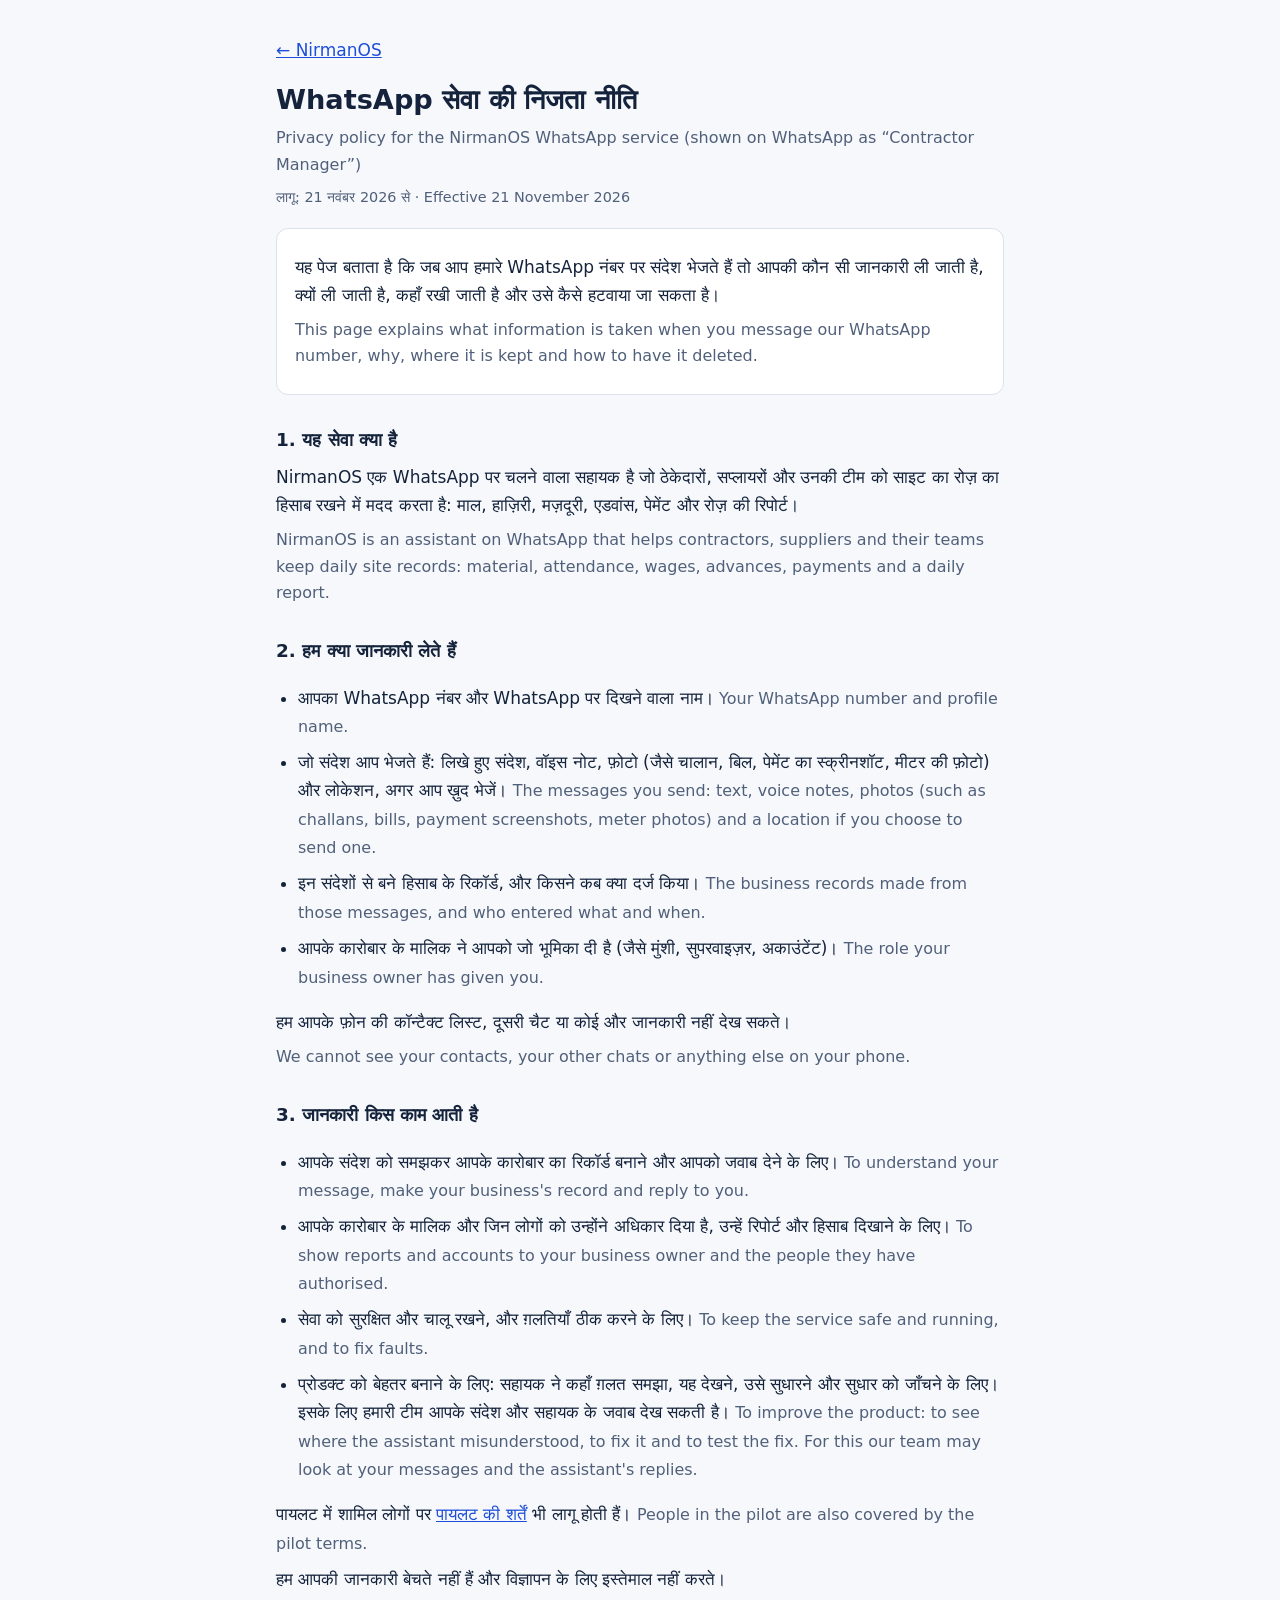
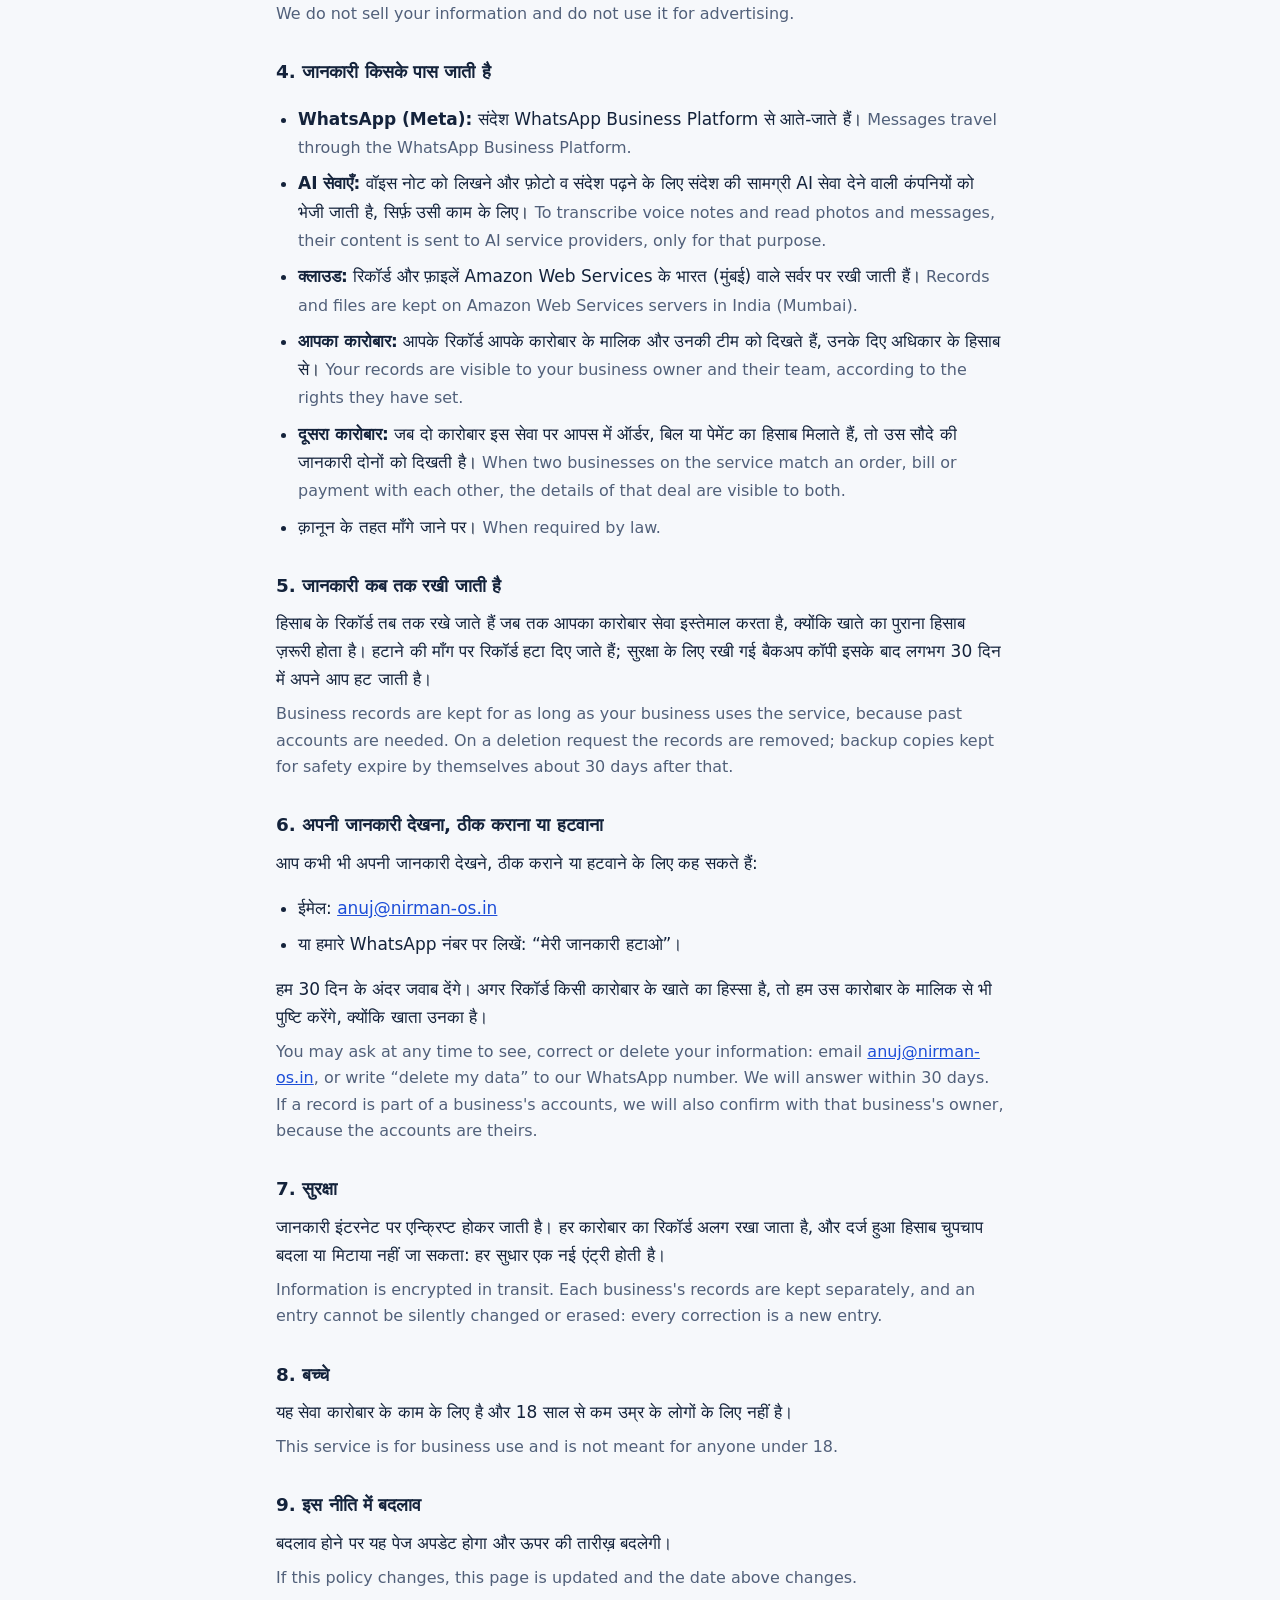
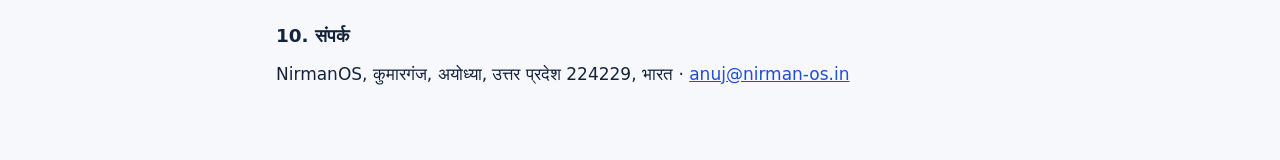
<file: whatsapp-privacy.html>
<!doctype html>
<html lang="hi">
<head>
<meta charset="utf-8">
<meta name="viewport" content="width=device-width, initial-scale=1">
<title>WhatsApp सेवा की निजता नीति · NirmanOS</title>
<meta name="description" content="Privacy policy for the NirmanOS WhatsApp service (Contractor Manager): what we collect, why, where it is kept and how to have it deleted.">
<link rel="icon" href="favicon.svg">
<link rel="stylesheet" href="fonts.css?v=20261117-v2">
<style>
:root{--bg:#f6f8fb;--card:#fff;--ink:#14233b;--muted:#51607a;--line:#dbe2ec;--accent:#1d4ed8}
@media (prefers-color-scheme:dark){:root{--bg:#0e1626;--card:#152036;--ink:#e8eefa;--muted:#a9b6cc;--line:#2a3955;--accent:#8fb4ff}}
*{box-sizing:border-box}
body{margin:0;background:var(--bg);color:var(--ink);font:17px/1.65 "Noto Sans Devanagari","Inter",system-ui,sans-serif}
main{max-width:760px;margin:0 auto;padding:28px 16px 64px}
a{color:var(--accent)}
h1{font-size:1.7rem;line-height:1.3;margin:18px 0 6px;text-wrap:balance}
h2{font-size:1.15rem;margin:30px 0 6px}
p,li{margin:8px 0}
ul{padding-left:22px}
.en{color:var(--muted);font-size:.94em}
.card{background:var(--card);border:1px solid var(--line);border-radius:12px;padding:16px 18px;margin:18px 0}
.small{color:var(--muted);font-size:.9rem}
</style>
</head>
<body>
<main>
<p><a href="index.html">← NirmanOS</a></p>
<h1>WhatsApp सेवा की निजता नीति</h1>
<p class="en">Privacy policy for the NirmanOS WhatsApp service (shown on WhatsApp as “Contractor Manager”)</p>
<p class="small">लागू: 21 नवंबर 2026 से · Effective 21 November 2026</p>

<div class="card">
<p>यह पेज बताता है कि जब आप हमारे WhatsApp नंबर पर संदेश भेजते हैं तो आपकी कौन सी जानकारी ली जाती है, क्यों ली जाती है, कहाँ रखी जाती है और उसे कैसे हटवाया जा सकता है।</p>
<p class="en">This page explains what information is taken when you message our WhatsApp number, why, where it is kept and how to have it deleted.</p>
</div>

<h2>1. यह सेवा क्या है</h2>
<p>NirmanOS एक WhatsApp पर चलने वाला सहायक है जो ठेकेदारों, सप्लायरों और उनकी टीम को साइट का रोज़ का हिसाब रखने में मदद करता है: माल, हाज़िरी, मज़दूरी, एडवांस, पेमेंट और रोज़ की रिपोर्ट।</p>
<p class="en">NirmanOS is an assistant on WhatsApp that helps contractors, suppliers and their teams keep daily site records: material, attendance, wages, advances, payments and a daily report.</p>

<h2>2. हम क्या जानकारी लेते हैं</h2>
<ul>
<li>आपका WhatsApp नंबर और WhatsApp पर दिखने वाला नाम। <span class="en">Your WhatsApp number and profile name.</span></li>
<li>जो संदेश आप भेजते हैं: लिखे हुए संदेश, वॉइस नोट, फ़ोटो (जैसे चालान, बिल, पेमेंट का स्क्रीनशॉट, मीटर की फ़ोटो) और लोकेशन, अगर आप ख़ुद भेजें। <span class="en">The messages you send: text, voice notes, photos (such as challans, bills, payment screenshots, meter photos) and a location if you choose to send one.</span></li>
<li>इन संदेशों से बने हिसाब के रिकॉर्ड, और किसने कब क्या दर्ज किया। <span class="en">The business records made from those messages, and who entered what and when.</span></li>
<li>आपके कारोबार के मालिक ने आपको जो भूमिका दी है (जैसे मुंशी, सुपरवाइज़र, अकाउंटेंट)। <span class="en">The role your business owner has given you.</span></li>
</ul>
<p>हम आपके फ़ोन की कॉन्टैक्ट लिस्ट, दूसरी चैट या कोई और जानकारी नहीं देख सकते।</p>
<p class="en">We cannot see your contacts, your other chats or anything else on your phone.</p>

<h2>3. जानकारी किस काम आती है</h2>
<ul>
<li>आपके संदेश को समझकर आपके कारोबार का रिकॉर्ड बनाने और आपको जवाब देने के लिए। <span class="en">To understand your message, make your business's record and reply to you.</span></li>
<li>आपके कारोबार के मालिक और जिन लोगों को उन्होंने अधिकार दिया है, उन्हें रिपोर्ट और हिसाब दिखाने के लिए। <span class="en">To show reports and accounts to your business owner and the people they have authorised.</span></li>
<li>सेवा को सुरक्षित और चालू रखने, और ग़लतियाँ ठीक करने के लिए। <span class="en">To keep the service safe and running, and to fix faults.</span></li>
<li>प्रोडक्ट को बेहतर बनाने के लिए: सहायक ने कहाँ ग़लत समझा, यह देखने, उसे सुधारने और सुधार को जाँचने के लिए। इसके लिए हमारी टीम आपके संदेश और सहायक के जवाब देख सकती है। <span class="en">To improve the product: to see where the assistant misunderstood, to fix it and to test the fix. For this our team may look at your messages and the assistant's replies.</span></li>
</ul>
<p>पायलट में शामिल लोगों पर <a href="pilot-terms.html">पायलट की शर्तें</a> भी लागू होती हैं। <span class="en">People in the pilot are also covered by the pilot terms.</span></p>
<p>हम आपकी जानकारी बेचते नहीं हैं और विज्ञापन के लिए इस्तेमाल नहीं करते।</p>
<p class="en">We do not sell your information and do not use it for advertising.</p>

<h2>4. जानकारी किसके पास जाती है</h2>
<ul>
<li><strong>WhatsApp (Meta):</strong> संदेश WhatsApp Business Platform से आते-जाते हैं। <span class="en">Messages travel through the WhatsApp Business Platform.</span></li>
<li><strong>AI सेवाएँ:</strong> वॉइस नोट को लिखने और फ़ोटो व संदेश पढ़ने के लिए संदेश की सामग्री AI सेवा देने वाली कंपनियों को भेजी जाती है, सिर्फ़ उसी काम के लिए। <span class="en">To transcribe voice notes and read photos and messages, their content is sent to AI service providers, only for that purpose.</span></li>
<li><strong>क्लाउड:</strong> रिकॉर्ड और फ़ाइलें Amazon Web Services के भारत (मुंबई) वाले सर्वर पर रखी जाती हैं। <span class="en">Records and files are kept on Amazon Web Services servers in India (Mumbai).</span></li>
<li><strong>आपका कारोबार:</strong> आपके रिकॉर्ड आपके कारोबार के मालिक और उनकी टीम को दिखते हैं, उनके दिए अधिकार के हिसाब से। <span class="en">Your records are visible to your business owner and their team, according to the rights they have set.</span></li>
<li><strong>दूसरा कारोबार:</strong> जब दो कारोबार इस सेवा पर आपस में ऑर्डर, बिल या पेमेंट का हिसाब मिलाते हैं, तो उस सौदे की जानकारी दोनों को दिखती है। <span class="en">When two businesses on the service match an order, bill or payment with each other, the details of that deal are visible to both.</span></li>
<li>क़ानून के तहत माँगे जाने पर। <span class="en">When required by law.</span></li>
</ul>

<h2>5. जानकारी कब तक रखी जाती है</h2>
<p>हिसाब के रिकॉर्ड तब तक रखे जाते हैं जब तक आपका कारोबार सेवा इस्तेमाल करता है, क्योंकि खाते का पुराना हिसाब ज़रूरी होता है। हटाने की माँग पर रिकॉर्ड हटा दिए जाते हैं; सुरक्षा के लिए रखी गई बैकअप कॉपी इसके बाद लगभग 30 दिन में अपने आप हट जाती है।</p>
<p class="en">Business records are kept for as long as your business uses the service, because past accounts are needed. On a deletion request the records are removed; backup copies kept for safety expire by themselves about 30 days after that.</p>

<h2 id="delete">6. अपनी जानकारी देखना, ठीक कराना या हटवाना</h2>
<p>आप कभी भी अपनी जानकारी देखने, ठीक कराने या हटवाने के लिए कह सकते हैं:</p>
<ul>
<li>ईमेल: <a href="mailto:anuj@nirman-os.in">anuj@nirman-os.in</a></li>
<li>या हमारे WhatsApp नंबर पर लिखें: “मेरी जानकारी हटाओ”।</li>
</ul>
<p>हम 30 दिन के अंदर जवाब देंगे। अगर रिकॉर्ड किसी कारोबार के खाते का हिस्सा है, तो हम उस कारोबार के मालिक से भी पुष्टि करेंगे, क्योंकि खाता उनका है।</p>
<p class="en">You may ask at any time to see, correct or delete your information: email <a href="mailto:anuj@nirman-os.in">anuj@nirman-os.in</a>, or write “delete my data” to our WhatsApp number. We will answer within 30 days. If a record is part of a business's accounts, we will also confirm with that business's owner, because the accounts are theirs.</p>

<h2>7. सुरक्षा</h2>
<p>जानकारी इंटरनेट पर एन्क्रिप्ट होकर जाती है। हर कारोबार का रिकॉर्ड अलग रखा जाता है, और दर्ज हुआ हिसाब चुपचाप बदला या मिटाया नहीं जा सकता: हर सुधार एक नई एंट्री होती है।</p>
<p class="en">Information is encrypted in transit. Each business's records are kept separately, and an entry cannot be silently changed or erased: every correction is a new entry.</p>

<h2>8. बच्चे</h2>
<p>यह सेवा कारोबार के काम के लिए है और 18 साल से कम उम्र के लोगों के लिए नहीं है।</p>
<p class="en">This service is for business use and is not meant for anyone under 18.</p>

<h2>9. इस नीति में बदलाव</h2>
<p>बदलाव होने पर यह पेज अपडेट होगा और ऊपर की तारीख़ बदलेगी।</p>
<p class="en">If this policy changes, this page is updated and the date above changes.</p>

<h2>10. संपर्क</h2>
<p>NirmanOS, कुमारगंज, अयोध्या, उत्तर प्रदेश 224229, भारत · <a href="mailto:anuj@nirman-os.in">anuj@nirman-os.in</a></p>
</main>
</body>
</html>
</file>
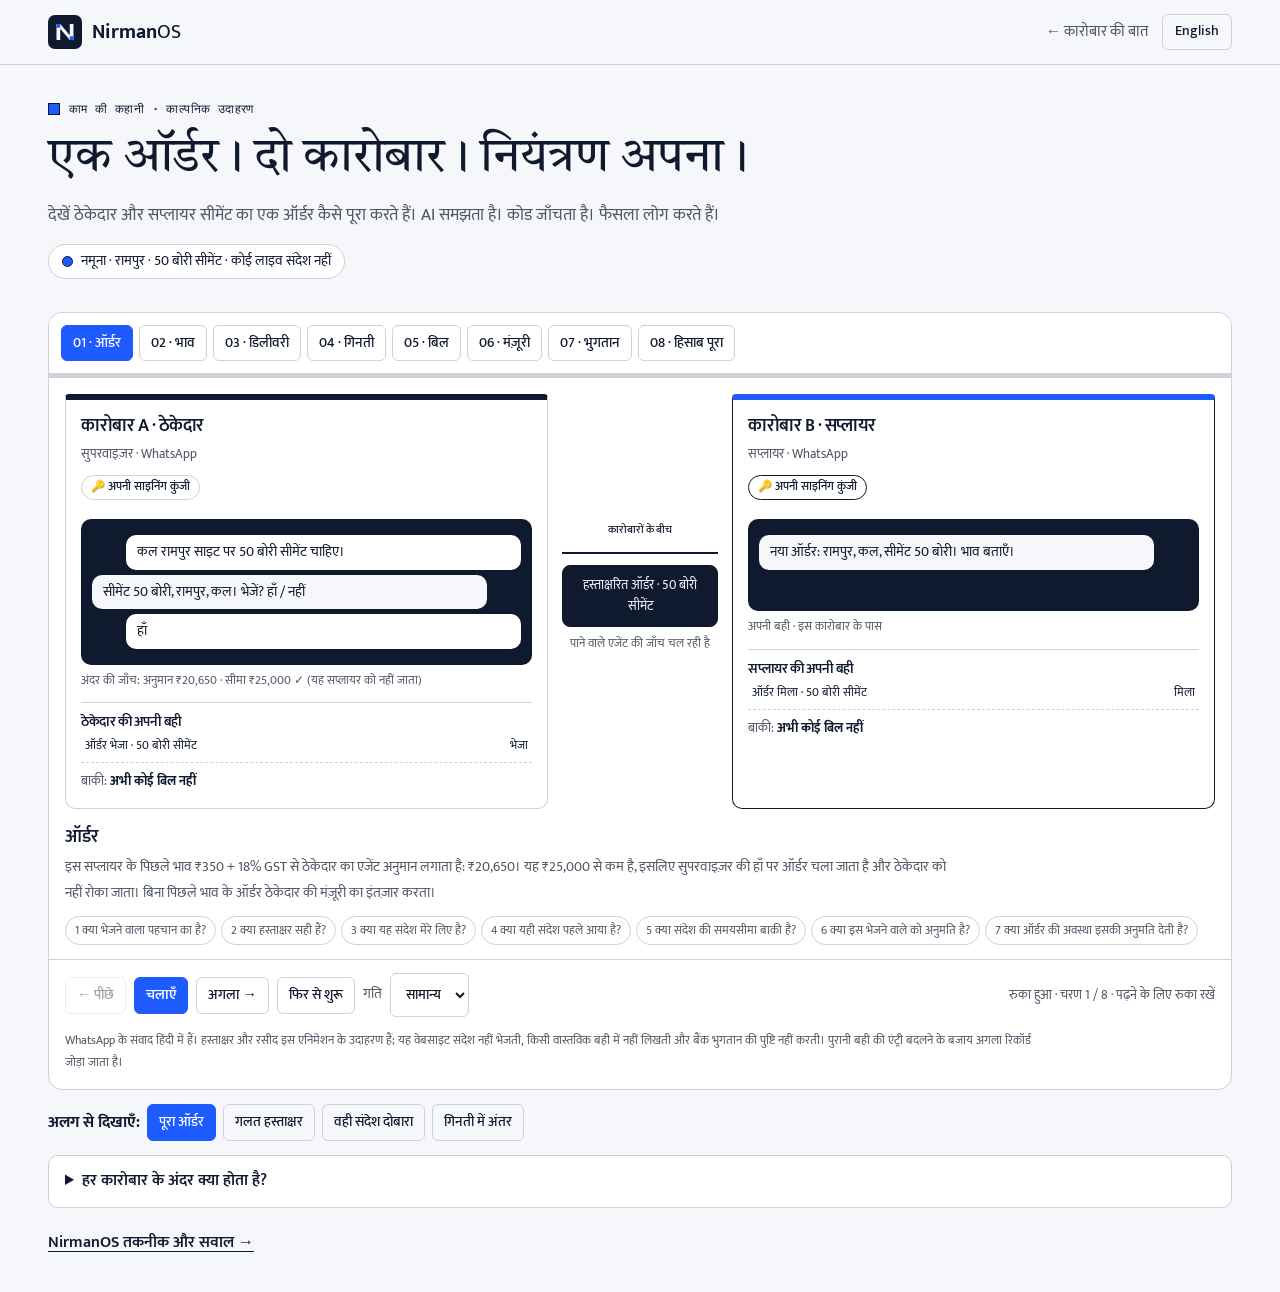
<file: workflow.html>
<!doctype html><html lang="hi"><head><meta charset="utf-8"><meta name="viewport" content="width=device-width,initial-scale=1"><title>एक ऑर्डर, दो कारोबार · NirmanOS</title><link rel="icon" type="image/svg+xml" href="favicon.svg?v=20261117-v2"><meta name="theme-color" content="#101a2e"><script>(function(){var t=new URLSearchParams(location.search).get("theme");if(t!=="dark"&&t!=="light")return;document.documentElement.setAttribute("data-theme",t);document.addEventListener("click",function(e){var a=e.target.closest&&e.target.closest("a[href]");if(!a||!/.html/.test(a.getAttribute("href")))return;var u=new URL(a.href,location.href);if(u.origin!==location.origin)return;u.searchParams.set("theme",t);a.href=u.href},true)})();</script><link rel="stylesheet" href="fonts.css?v=20261117-v2"><link rel="stylesheet" href="style.css?v=20261117-v2"><link rel="stylesheet" href="ai.css?v=20261117-v2"><link rel="stylesheet" href="polish.css?v=20261117-v2"><link rel="stylesheet" href="workflow.css?v=20261117-v2"><link rel="stylesheet" href="v2.css?v=20261117-v2"></head><body class="wf-page"><header class="wf-head"><div class="container wf-top"><a class="brand" href="index.html"><svg width="34" height="34" viewBox="0 0 64 64" aria-hidden="true"><rect width="64" height="64" rx="13" style="fill:var(--sec)"/><path d="M16 47V17h7l18 21V17h7v30h-7L23 26v21z" style="fill:var(--on-sec)"/><path d="M16 17h7v7h-7zM41 40h7v7h-7z" style="fill:var(--acc)"/></svg><span>Nirman<span class="brand-os">OS</span></span></a><div style="display:flex;gap:14px;align-items:center"><a class="wf-back" href="index.html?lang=hi">← कारोबार की बात</a><button class="wf-control" type="button" id="wf-lang">English</button></div></div></header><main class="container wf-shell"><p class="eyebrow">काम की कहानी · काल्पनिक उदाहरण</p><h1 class="wf-title" data-en="One order. Two businesses. Each in control." data-hi="एक ऑर्डर। दो कारोबार। नियंत्रण अपना।">एक ऑर्डर। दो कारोबार। नियंत्रण अपना।</h1><p class="wf-subtitle" data-en="Watch a contractor and a supplier handle one cement order. AI understands. Code checks. People decide." data-hi="देखें ठेकेदार और सप्लायर सीमेंट का एक ऑर्डर कैसे पूरा करते हैं। AI समझता है। कोड जाँचता है। फैसला लोग करते हैं।">देखें ठेकेदार और सप्लायर सीमेंट का एक ऑर्डर कैसे पूरा करते हैं। AI समझता है। कोड जाँचता है। फैसला लोग करते हैं।</p><span class="wf-meta">नमूना · रामपुर · 50 बोरी सीमेंट · कोई लाइव संदेश नहीं</span><section class="wf-player" id="workflow-player" data-playing="false" data-direction="none" data-frame="0"><nav class="wf-chapters" id="wf-chapters" aria-label="कहानी के चरण"></nav><div class="wf-track" role="progressbar" aria-label="कहानी की प्रगति" aria-valuemin="0" aria-valuemax="100" aria-valuenow="0"><span id="wf-progress"></span></div><div class="wf-actors"><article class="wf-business" id="wf-contractor" data-active="true"><h2>कारोबार A · ठेकेदार</h2><div class="wf-owner">सुपरवाइज़र · WhatsApp</div><span class="wf-key">🔑 अपनी साइनिंग कुंजी</span><div class="wf-chat" id="wf-a-chat"></div><div class="wf-code" id="wf-a-phase">अपनी बही · इस कारोबार के पास</div><div class="wf-book"><h3>ठेकेदार की अपनी बही</h3><div class="wf-rows" id="wf-a-ledger"></div><div class="wf-due">बाकी: <b id="wf-a-due">₹0 · अभी शुरू नहीं</b></div></div></article><div class="wf-bridge"><strong>कारोबारों के बीच</strong><div class="wf-line"></div><div class="wf-envelope" id="wf-envelope">अभी कोई संदेश नहीं</div><div class="wf-receipt" id="wf-receipt">दोनों की बही अलग रहती है</div></div><article class="wf-business" id="wf-supplier" data-active="false"><h2>कारोबार B · सप्लायर</h2><div class="wf-owner">सप्लायर · WhatsApp</div><span class="wf-key">🔑 अपनी साइनिंग कुंजी</span><div class="wf-chat" id="wf-b-chat"></div><div class="wf-code" id="wf-b-phase">अपनी बही · इस कारोबार के पास</div><div class="wf-book"><h3>सप्लायर की अपनी बही</h3><div class="wf-rows" id="wf-b-ledger"></div><div class="wf-due">बाकी: <b id="wf-b-due">₹0 · अभी शुरू नहीं</b></div></div></article></div><div class="wf-info"><div class="wf-titleline" id="wf-caption-title">सुपरवाइज़र ज़रूरत बताता है</div><p class="wf-caption" id="wf-caption-body">हर कारोबार का अपना एजेंट, अपनी बही और अपनी कुंजी है। डेमो शुरू करें या कोई चरण चुनें।</p><div class="wf-steps" id="wf-checks"></div></div><div class="wf-controls"><button class="wf-control" id="wf-prev">← पीछे</button><button class="wf-control" id="wf-play">चलाएँ</button><button class="wf-control" id="wf-next">अगला →</button><button class="wf-control" id="wf-replay">फिर से शुरू</button><label for="wf-speed">गति</label><select id="wf-speed" class="wf-control"><option value="0.7">धीमी</option><option value="1" selected>सामान्य</option><option value="1.4">तेज़</option></select><span class="wf-status" id="wf-status" role="status" aria-live="polite">रुका हुआ · पढ़ने के लिए चरण चुनें</span></div><p class="wf-note">WhatsApp के संवाद हिंदी में हैं। हस्ताक्षर और रसीद इस एनिमेशन के उदाहरण हैं; यह वेबसाइट संदेश नहीं भेजती, किसी वास्तविक बही में नहीं लिखती और बैंक भुगतान की पुष्टि नहीं करती। पुरानी बही की एंट्री बदलने के बजाय अगला रिकॉर्ड जोड़ा जाता है।</p></section><div class="wf-branch" id="wf-branches"><strong>अलग से दिखाएँ:</strong><button class="wf-control" data-wf-mode="main" aria-pressed="true">पूरा ऑर्डर</button><button class="wf-control" data-wf-mode="forged" aria-pressed="false">गलत हस्ताक्षर</button><button class="wf-control" data-wf-mode="duplicate" aria-pressed="false">वही संदेश दोबारा</button><button class="wf-control" data-wf-mode="mismatch" aria-pressed="false">गिनती में अंतर</button></div><details class="wf-details"><summary>हर कारोबार के अंदर क्या होता है?</summary><p>कोड भेजने वाले की पहचान, अनुमति, ऑर्डर की स्थिति और रकम जाँचता है। AI आवाज़, फोटो और लिखी बात समझकर सुझाव देता है। व्यक्ति जाँचकर हाँ या नहीं कहता है। AI बही में नहीं लिखता।</p><ol><li>WhatsApp के सिग्नेचर की कोड से जाँच।</li><li>फोन नंबर से भूमिका की पहचान; AI नहीं करता।</li><li>AI आवाज़ को लिखे शब्दों में बदलता है।</li><li>AI फोटो में कागज़ और रकम पहचानने में मदद करता है।</li><li>AI अनुमति वाले छोटे कदमों में से सुझाव देता है।</li><li>कोड रकम, मात्रा, तारीख और ऑर्डर की स्थिति जाँचता है।</li><li>व्यक्ति को पढ़कर सुनाया/दिखाया जाता है; हाँ या नहीं व्यक्ति कहता है।</li><li>हर कारोबार अपनी बही में नई एंट्री जोड़ता है।</li><li>कोड अपने कारोबार की कुंजी से हस्ताक्षर करता है।</li></ol><p>दूसरी ओर कोड सात बातें जाँचता है: भेजने वाले की पहचान, हस्ताक्षर, किसको भेजा, पहले देखा गया है या नहीं, समयसीमा, भेजने वाले की अनुमति, ऑर्डर की सही अवस्था। जाँच पास होने पर ही उस कारोबार की बही में एंट्री होती है।</p></details><p style="margin-top:22px"><a href="technical.html?lang=hi">NirmanOS तकनीक और सवाल →</a></p></main><script src="workflow-data.js?v=20261117-v2"></script><script src="workflow.js?v=20261117-v2"></script></body></html>
</file>
<file: fonts.css>
/* Fonts served from this site (SIL Open Font License). No request goes to another server. */
@font-face {
  font-family: 'IBM Plex Mono';
  font-style: normal;
  font-weight: 400;
  font-display: swap;
  src: url(fonts/ibm-plex-mono-400-latin-ext.woff2) format('woff2');
  unicode-range: U+0100-02BA, U+02BD-02C5, U+02C7-02CC, U+02CE-02D7, U+02DD-02FF, U+0304, U+0308, U+0329, U+1D00-1DBF, U+1E00-1E9F, U+1EF2-1EFF, U+2020, U+20A0-20AB, U+20AD-20C4, U+2113, U+2C60-2C7F, U+A720-A7FF;
}
@font-face {
  font-family: 'IBM Plex Mono';
  font-style: normal;
  font-weight: 400;
  font-display: swap;
  src: url(fonts/ibm-plex-mono-400-latin.woff2) format('woff2');
  unicode-range: U+0000-00FF, U+0131, U+0152-0153, U+02BB-02BC, U+02C6, U+02DA, U+02DC, U+0304, U+0308, U+0329, U+2000-206F, U+20AC, U+2122, U+2191, U+2193, U+2212, U+2215, U+FEFF, U+FFFD;
}
@font-face {
  font-family: 'IBM Plex Mono';
  font-style: normal;
  font-weight: 500;
  font-display: swap;
  src: url(fonts/ibm-plex-mono-500-latin-ext.woff2) format('woff2');
  unicode-range: U+0100-02BA, U+02BD-02C5, U+02C7-02CC, U+02CE-02D7, U+02DD-02FF, U+0304, U+0308, U+0329, U+1D00-1DBF, U+1E00-1E9F, U+1EF2-1EFF, U+2020, U+20A0-20AB, U+20AD-20C4, U+2113, U+2C60-2C7F, U+A720-A7FF;
}
@font-face {
  font-family: 'IBM Plex Mono';
  font-style: normal;
  font-weight: 500;
  font-display: swap;
  src: url(fonts/ibm-plex-mono-500-latin.woff2) format('woff2');
  unicode-range: U+0000-00FF, U+0131, U+0152-0153, U+02BB-02BC, U+02C6, U+02DA, U+02DC, U+0304, U+0308, U+0329, U+2000-206F, U+20AC, U+2122, U+2191, U+2193, U+2212, U+2215, U+FEFF, U+FFFD;
}
@font-face {
  font-family: 'Mukta';
  font-style: normal;
  font-weight: 400;
  font-display: swap;
  src: url(fonts/mukta-400-devanagari.woff2) format('woff2');
  unicode-range: U+0900-097F, U+1CD0-1CF4, U+1CF7-1CF9, U+200C-200D, U+20A8, U+20B9, U+20F0, U+25CC, U+A830-A839, U+A8E0-A8FF, U+11B00-11B0A;
}
@font-face {
  font-family: 'Mukta';
  font-style: normal;
  font-weight: 400;
  font-display: swap;
  src: url(fonts/mukta-400-latin-ext.woff2) format('woff2');
  unicode-range: U+0100-02BA, U+02BD-02C5, U+02C7-02CC, U+02CE-02D7, U+02DD-02FF, U+0304, U+0308, U+0329, U+1D00-1DBF, U+1E00-1E9F, U+1EF2-1EFF, U+2020, U+20A0-20AB, U+20AD-20C4, U+2113, U+2C60-2C7F, U+A720-A7FF;
}
@font-face {
  font-family: 'Mukta';
  font-style: normal;
  font-weight: 400;
  font-display: swap;
  src: url(fonts/mukta-400-latin.woff2) format('woff2');
  unicode-range: U+0000-00FF, U+0131, U+0152-0153, U+02BB-02BC, U+02C6, U+02DA, U+02DC, U+0304, U+0308, U+0329, U+2000-206F, U+20AC, U+2122, U+2191, U+2193, U+2212, U+2215, U+FEFF, U+FFFD;
}
@font-face {
  font-family: 'Mukta';
  font-style: normal;
  font-weight: 500;
  font-display: swap;
  src: url(fonts/mukta-500-devanagari.woff2) format('woff2');
  unicode-range: U+0900-097F, U+1CD0-1CF4, U+1CF7-1CF9, U+200C-200D, U+20A8, U+20B9, U+20F0, U+25CC, U+A830-A839, U+A8E0-A8FF, U+11B00-11B0A;
}
@font-face {
  font-family: 'Mukta';
  font-style: normal;
  font-weight: 500;
  font-display: swap;
  src: url(fonts/mukta-500-latin-ext.woff2) format('woff2');
  unicode-range: U+0100-02BA, U+02BD-02C5, U+02C7-02CC, U+02CE-02D7, U+02DD-02FF, U+0304, U+0308, U+0329, U+1D00-1DBF, U+1E00-1E9F, U+1EF2-1EFF, U+2020, U+20A0-20AB, U+20AD-20C4, U+2113, U+2C60-2C7F, U+A720-A7FF;
}
@font-face {
  font-family: 'Mukta';
  font-style: normal;
  font-weight: 500;
  font-display: swap;
  src: url(fonts/mukta-500-latin.woff2) format('woff2');
  unicode-range: U+0000-00FF, U+0131, U+0152-0153, U+02BB-02BC, U+02C6, U+02DA, U+02DC, U+0304, U+0308, U+0329, U+2000-206F, U+20AC, U+2122, U+2191, U+2193, U+2212, U+2215, U+FEFF, U+FFFD;
}
@font-face {
  font-family: 'Mukta';
  font-style: normal;
  font-weight: 600;
  font-display: swap;
  src: url(fonts/mukta-600-devanagari.woff2) format('woff2');
  unicode-range: U+0900-097F, U+1CD0-1CF4, U+1CF7-1CF9, U+200C-200D, U+20A8, U+20B9, U+20F0, U+25CC, U+A830-A839, U+A8E0-A8FF, U+11B00-11B0A;
}
@font-face {
  font-family: 'Mukta';
  font-style: normal;
  font-weight: 600;
  font-display: swap;
  src: url(fonts/mukta-600-latin-ext.woff2) format('woff2');
  unicode-range: U+0100-02BA, U+02BD-02C5, U+02C7-02CC, U+02CE-02D7, U+02DD-02FF, U+0304, U+0308, U+0329, U+1D00-1DBF, U+1E00-1E9F, U+1EF2-1EFF, U+2020, U+20A0-20AB, U+20AD-20C4, U+2113, U+2C60-2C7F, U+A720-A7FF;
}
@font-face {
  font-family: 'Mukta';
  font-style: normal;
  font-weight: 600;
  font-display: swap;
  src: url(fonts/mukta-600-latin.woff2) format('woff2');
  unicode-range: U+0000-00FF, U+0131, U+0152-0153, U+02BB-02BC, U+02C6, U+02DA, U+02DC, U+0304, U+0308, U+0329, U+2000-206F, U+20AC, U+2122, U+2191, U+2193, U+2212, U+2215, U+FEFF, U+FFFD;
}
@font-face {
  font-family: 'Mukta';
  font-style: normal;
  font-weight: 700;
  font-display: swap;
  src: url(fonts/mukta-700-devanagari.woff2) format('woff2');
  unicode-range: U+0900-097F, U+1CD0-1CF4, U+1CF7-1CF9, U+200C-200D, U+20A8, U+20B9, U+20F0, U+25CC, U+A830-A839, U+A8E0-A8FF, U+11B00-11B0A;
}
@font-face {
  font-family: 'Mukta';
  font-style: normal;
  font-weight: 700;
  font-display: swap;
  src: url(fonts/mukta-700-latin-ext.woff2) format('woff2');
  unicode-range: U+0100-02BA, U+02BD-02C5, U+02C7-02CC, U+02CE-02D7, U+02DD-02FF, U+0304, U+0308, U+0329, U+1D00-1DBF, U+1E00-1E9F, U+1EF2-1EFF, U+2020, U+20A0-20AB, U+20AD-20C4, U+2113, U+2C60-2C7F, U+A720-A7FF;
}
@font-face {
  font-family: 'Mukta';
  font-style: normal;
  font-weight: 700;
  font-display: swap;
  src: url(fonts/mukta-700-latin.woff2) format('woff2');
  unicode-range: U+0000-00FF, U+0131, U+0152-0153, U+02BB-02BC, U+02C6, U+02DA, U+02DC, U+0304, U+0308, U+0329, U+2000-206F, U+20AC, U+2122, U+2191, U+2193, U+2212, U+2215, U+FEFF, U+FFFD;
}
@font-face {
  font-family: 'Tiro Devanagari Hindi';
  font-style: normal;
  font-weight: 400;
  font-display: swap;
  src: url(fonts/tiro-devanagari-hindi-400-devanagari.woff2) format('woff2');
  unicode-range: U+0900-097F, U+1CD0-1CF4, U+1CF7-1CF9, U+200C-200D, U+20A8, U+20B9, U+20F0, U+25CC, U+A830-A839, U+A8E0-A8FF, U+11B00-11B0A;
}
@font-face {
  font-family: 'Tiro Devanagari Hindi';
  font-style: normal;
  font-weight: 400;
  font-display: swap;
  src: url(fonts/tiro-devanagari-hindi-400-latin-ext.woff2) format('woff2');
  unicode-range: U+0100-02BA, U+02BD-02C5, U+02C7-02CC, U+02CE-02D7, U+02DD-02FF, U+0304, U+0308, U+0329, U+1D00-1DBF, U+1E00-1E9F, U+1EF2-1EFF, U+2020, U+20A0-20AB, U+20AD-20C4, U+2113, U+2C60-2C7F, U+A720-A7FF;
}
@font-face {
  font-family: 'Tiro Devanagari Hindi';
  font-style: normal;
  font-weight: 400;
  font-display: swap;
  src: url(fonts/tiro-devanagari-hindi-400-latin.woff2) format('woff2');
  unicode-range: U+0000-00FF, U+0131, U+0152-0153, U+02BB-02BC, U+02C6, U+02DA, U+02DC, U+0304, U+0308, U+0329, U+2000-206F, U+20AC, U+2122, U+2191, U+2193, U+2212, U+2215, U+FEFF, U+FFFD;
}
</file>
<file: home.css>
/* Homepage only (index.html). Tokens and the shared components (kicker, btn, card, pill, tag, band, lang, mark)
   live in v2.css, which loads after this file. Source of truth: build/new.css. */
*{box-sizing:border-box}
body{background:var(--dom);color:var(--ink);font:17px/1.6 var(--body)}
.en{display:none}
:root[data-lang="en"] .hi{display:none}
:root[data-lang="en"] .en{display:revert}
.wrap{max-width:1120px;margin:0 auto;padding-left:max(16px,env(safe-area-inset-left,0px));padding-right:max(16px,env(safe-area-inset-right,0px))}
h1,h2,h3,p{margin:0}
h1,h2{font-family:var(--display);font-weight:400;text-wrap:balance;line-height:1.22}
h1{font-size:clamp(2.2rem,7vw,4rem)}
h2{font-size:clamp(1.6rem,4.4vw,2.5rem)}
h3{font:600 1.08rem/1.35 var(--body)}

header.top{border-bottom:1px solid var(--line)}
.bar{display:flex;align-items:center;gap:14px;padding-block:14px;flex-wrap:wrap}
.brand{display:flex;align-items:center;gap:10px;font:700 1.25rem/1 var(--body);text-decoration:none}
.brand b{font-weight:400}
nav.links{display:flex;gap:18px;margin-left:auto;font-size:.95rem;flex-wrap:wrap}
nav.links a{text-decoration:none;color:var(--muted)}
nav.links a:hover{color:var(--ink)}

.hero{padding-block:44px 28px;display:grid;gap:18px}
.lead{font-size:1.14rem;max-width:62ch;color:var(--muted)}
.cta{display:flex;gap:12px;flex-wrap:wrap;margin-top:4px}

/* The twin books */
.books{display:grid;grid-template-columns:minmax(0,1fr) minmax(0,1.15fr) minmax(0,1fr);gap:14px;align-items:stretch;margin-top:14px}
.book{background:var(--dom-2);border:1px solid var(--line);border-top:6px solid var(--sec);border-radius:4px 4px 10px 10px;padding:12px 12px 10px;display:flex;flex-direction:column;min-width:0}
.book h3{font:600 .98rem/1.3 var(--body);display:flex;justify-content:space-between;gap:8px;align-items:baseline}
.book h3 small{font:400 .7rem/1 var(--mono);color:var(--muted)}
.rows{list-style:none;margin:8px 0 0;padding:0;display:grid}
.rows li{display:grid;grid-template-columns:1.6em minmax(0,1fr) auto;gap:6px;align-items:center;padding:7px 0;border-top:1px dashed var(--line);font-size:.92rem;transition:opacity .35s,transform .35s}
.rows li>span:first-child{font:400 .72rem/1 var(--mono);color:var(--muted)}
.rows li b{font-weight:600}
.rows li em,.seal b{font:normal 500 .68rem/1 var(--mono);background:var(--acc);color:var(--on-acc);padding:4px 7px;border-radius:999px;white-space:nowrap;width:fit-content}
.seal{margin-top:auto;padding-top:9px;border-top:1px solid var(--line);font:400 .72rem/1.4 var(--mono);color:var(--muted);display:flex;justify-content:space-between;align-items:center;gap:6px;flex-wrap:wrap}
.phone{background:var(--sec);color:var(--on-sec);border-radius:14px;padding:12px;display:flex;flex-direction:column;gap:7px;min-width:0}
.phone .who{font:500 .72rem/1 var(--mono);letter-spacing:.08em;text-transform:uppercase;opacity:.75;display:flex;justify-content:space-between}
.msg{max-width:88%;padding:7px 11px;border-radius:10px;font-size:.93rem;line-height:1.4;background:var(--dom-2);color:var(--ink);transition:opacity .35s,transform .35s}
.msg small{display:block;font:400 .66rem/1.2 var(--mono);color:var(--muted);margin-bottom:2px}
.msg.out{align-self:flex-end;background:var(--dom)}
.msg.sys{align-self:center;max-width:100%;background:transparent;color:var(--on-sec);border:1px dashed color-mix(in srgb,var(--on-sec) 45%,transparent);font-size:.82rem;text-align:center}
.off{opacity:0;transform:translateY(6px)}
.demo-bar{display:flex;align-items:center;gap:12px;flex-wrap:wrap;margin-top:12px;font-size:.88rem;color:var(--muted)}
.demo-bar .btn{min-height:40px;padding:6px 14px;font-size:.92rem}
@media (max-width:820px){.books{grid-template-columns:minmax(0,1fr) minmax(0,1fr)}.phone{grid-column:1/-1;order:-1}.rows li{font-size:.82rem;grid-template-columns:1.3em minmax(0,1fr)}.rows li em{grid-column:2}}

section{padding-block:52px;border-top:1px solid var(--line)}
.head{display:grid;gap:10px;margin-bottom:26px;max-width:66ch}
.grid{display:grid;grid-template-columns:repeat(auto-fit,minmax(min(100%,300px),1fr));gap:14px}
.say{font-size:.92rem;background:color-mix(in srgb,var(--sec) 7%,var(--dom));border-radius:8px;padding:8px 11px;display:grid;gap:3px}
.say span:last-child{font-weight:600}
.agents{display:grid;gap:0;border:1px solid var(--line);border-radius:10px;overflow:hidden;background:var(--dom-2)}
.agent{display:grid;grid-template-columns:minmax(0,1fr) auto;gap:6px 14px;padding:14px 18px;border-top:1px solid var(--line);align-items:center}
.agent:first-child{border-top:0}
.agent p{grid-column:1/-1;font-size:.95rem;color:var(--muted)}
.tag{font:500 .72rem/1 var(--mono);padding:5px 9px;border-radius:999px;border:1px solid var(--line);white-space:nowrap}

/* The 30% band */
.band .muted,.band .proof span{color:color-mix(in srgb,var(--on-sec) 78%,var(--sec))}
.split{display:grid;grid-template-columns:repeat(auto-fit,minmax(min(100%,320px),1fr));gap:26px;align-items:start}
.proof{display:grid;gap:0;border-left:3px solid var(--acc);padding-left:16px}
.proof div{padding:10px 0;border-top:1px dashed color-mix(in srgb,var(--on-sec) 30%,transparent)}
.proof div:first-child{border-top:0}
.proof b{display:block;font:500 1.5rem/1.2 var(--mono);font-variant-numeric:tabular-nums}
.proof span{font-size:.95rem}
.steps{list-style:none;margin:0;padding:0;display:grid;gap:10px}
.steps li{display:grid;grid-template-columns:auto minmax(0,1fr);gap:12px;align-items:baseline}
.steps li>b{font:500 .72rem/1 var(--mono);background:var(--acc);color:var(--on-acc);padding:4px 7px;border-radius:999px}
.join{background:var(--dom-2);border:1px solid var(--sec);border-radius:14px;padding:28px 22px;display:grid;gap:14px}
.join p{max-width:60ch;color:var(--muted)}
footer{border-top:1px solid var(--line);padding-block:26px 40px;font-size:.92rem;color:var(--muted);display:flex;gap:10px 22px;flex-wrap:wrap}
footer a{text-decoration:none}
footer a:hover{text-decoration:underline}

/* Contact line in the join section and footer */
.contact{display:flex;flex-wrap:wrap;gap:10px 22px;font-size:1.02rem}
.contact a{text-decoration:none;border-bottom:2px solid var(--acc);padding-bottom:2px}
.contact b{font-weight:600;font-variant-numeric:tabular-nums}
</file>
<file: v2.css>
/* NirmanOS v2: shared tokens and components. Loaded LAST on every page.
   Colour is strict 60:30:10 with three colours only.
   60 = --dom (the page; --dom-2 is its lighter tint for cards).
   30 = --sec (all text, structural bands and panels, spines); --on-sec is the text on it.
   10 = --acc (main button, ticks, highlights, active tags); --on-acc is the text on it.
   Greys are color-mix of --sec and --dom. No other hue. */
:root{
  --dom:#f5f7fb; --dom-2:#ffffff;
  --sec:#101a2e; --on-sec:#f5f7fb;
  --acc:#1d5bff; --on-acc:#ffffff;
  --ink:var(--sec);
  --muted:color-mix(in srgb,var(--sec) 72%,var(--dom));
  --line:color-mix(in srgb,var(--sec) 17%,var(--dom));
  /* Lines and quiet text inside a --sec panel. */
  --sec-line:color-mix(in srgb,var(--on-sec) 22%,var(--sec));
  --sec-muted:color-mix(in srgb,var(--on-sec) 78%,var(--sec));
  --display:"Tiro Devanagari Hindi","Nirmala UI",Georgia,serif;
  --body:"Mukta","Nirmala UI","Segoe UI",sans-serif;
  --mono:"IBM Plex Mono",Consolas,monospace;
  --font:var(--body);
}
@media (prefers-color-scheme: dark){:root:not([data-theme="light"]){--dom:#0c1424;--dom-2:#131d33;--sec:#eef2f9;--on-sec:#101a2e;--acc:#7aa2ff;--on-acc:#0b1a3a;color-scheme:dark}}
:root[data-theme="dark"]{--dom:#0c1424;--dom-2:#131d33;--sec:#eef2f9;--on-sec:#101a2e;--acc:#7aa2ff;--on-acc:#0b1a3a;color-scheme:dark}

/* ---- Base ---- */
body{background:var(--dom);color:var(--ink);font-family:var(--body)}
h1,h2{font-family:var(--display);font-weight:400;letter-spacing:0;text-wrap:balance;line-height:1.22}
h3{font-family:var(--body)}
a{color:inherit}
::selection{background:var(--acc);color:var(--on-acc)}
:focus-visible{outline:3px solid var(--sec);outline-offset:3px}
.muted{color:var(--muted)}
.mark{background:var(--acc);color:var(--on-acc);padding:.14em .14em .04em;border-radius:6px;box-decoration-break:clone;-webkit-box-decoration-break:clone}

/* ---- Shared components (same as the homepage) ---- */
.kicker{font:500 .74rem/1 var(--mono);letter-spacing:.14em;text-transform:uppercase;display:flex;align-items:center;gap:9px}
.kicker::before{content:"";width:10px;height:10px;background:var(--acc);border:1px solid var(--sec);flex:none}
.btn{display:inline-flex;align-items:center;gap:8px;min-height:48px;padding:10px 20px;border-radius:8px;border:1px solid var(--sec);font:600 1rem/1.2 var(--body);text-decoration:none;cursor:pointer;background:transparent;color:var(--ink)}
.btn.solid{background:var(--acc);color:var(--on-acc);border-color:var(--acc)}
.card{background:var(--dom-2);border:1px solid var(--line);border-radius:10px;padding:18px;display:grid;gap:8px;align-content:start;min-width:0}
.card p{font-size:.98rem;color:var(--muted)}
.pill{display:inline-flex;align-items:center;gap:8px;font-size:.9rem;border:1px solid var(--line);border-radius:999px;padding:5px 13px;background:var(--dom-2);width:fit-content}
.pill i{width:9px;height:9px;border-radius:50%;background:var(--acc);border:1px solid var(--sec)}
.tag{font:500 .72rem/1 var(--mono);padding:5px 9px;border-radius:999px;border:1px solid var(--line);white-space:nowrap;background:transparent;color:inherit}
.tag.live{background:var(--acc);color:var(--on-acc);border-color:var(--acc)}
.tag.test{border:1px dashed var(--sec)}
.band{background:var(--sec);color:var(--on-sec);border-top:0}
.band .muted{color:var(--sec-muted)}
.lang{display:flex;border:1px solid var(--line);border-radius:6px;overflow:hidden}
.lang button{border:0;background:transparent;color:var(--ink);font:500 .85rem/1 var(--body);padding:8px 11px;cursor:pointer}
.lang button[aria-pressed="true"]{background:var(--sec);color:var(--on-sec)}
.brand svg{flex:none;display:block}
@media (prefers-reduced-motion:reduce){*{transition:none!important}}

/* ---- The old pages' parts, restyled to the same components ---- */
/* Header bar: page colour, thin line, brand + nav links + language switch. */
.site-header,.ai-edition .site-header,.wf-head{background:var(--dom);color:var(--ink);border-bottom:1px solid var(--line);backdrop-filter:none}
.ai-edition .site-header .nav,.site-header .nav{border-bottom:0}
.brand,.ai-edition .brand{display:inline-flex;align-items:center;gap:10px;font:700 1.25rem/1 var(--body);letter-spacing:0;text-decoration:none;color:var(--ink)}
.brand-os,.brand-word>span{font-weight:400}
.desktop-nav a,.ai-edition .desktop-nav a{color:var(--muted);font-size:.95rem;text-decoration:none}
.desktop-nav a:hover,.ai-edition .desktop-nav a:hover{color:var(--ink)}
.technical-home-link,.home-link,.wf-back{color:var(--muted);text-decoration:none;font-size:.95rem}
.technical-home-link:hover,.home-link:hover,.wf-back:hover{color:var(--ink)}
.language-switch,.ai-edition .language-switch{border:1px solid var(--line);border-radius:6px;padding:0;gap:0;overflow:hidden}
.language-switch button,.ai-edition .language-switch button{border-radius:0;min-height:34px;font:500 .85rem/1 var(--body);color:var(--ink);background:transparent;padding:8px 11px}
.language-switch button[aria-pressed=true],.ai-edition .language-switch button[aria-pressed=true]{background:var(--sec);color:var(--on-sec)}
.language-button,.wf-head .wf-control{border:1px solid var(--line);border-radius:6px;background:transparent;color:var(--ink);font:500 .85rem/1 var(--body);padding:9px 12px;min-height:36px}
.menu-toggle,.ai-edition .menu-toggle{border-color:var(--line)}
.menu-toggle span,.ai-edition .menu-toggle span{background:var(--sec)}
.mobile-nav,.ai-edition .mobile-nav{background:var(--dom);color:var(--ink);border-color:var(--line)}
#scroll-progress,.ai-edition #scroll-progress{background:var(--acc)}
.skip-link{background:var(--sec);color:var(--on-sec)}

/* Kicker: the old .eyebrow takes the same mono label with the accent square. */
.eyebrow,.ai-edition .hero .eyebrow,.architecture-heading .eyebrow,.section-kicker{font:500 .74rem/1.3 var(--mono);letter-spacing:.14em;text-transform:uppercase;color:inherit;display:flex;align-items:center;gap:9px}
.eyebrow::before,.section-kicker::before{content:"";width:10px;height:10px;background:var(--acc);border:1px solid var(--sec);flex:none}
.eyebrow .status-dot{display:none}

/* Buttons: the main one is accent, the rest are outlined in --sec. */
.button{min-height:48px;padding:10px 20px;border-radius:8px;border:1px solid var(--sec);font:600 1rem/1.2 var(--body);background:transparent;color:var(--ink);gap:10px}
.button:hover:not(:disabled){transform:none}
.button-lime,.button-lime:hover{background:var(--acc);color:var(--on-acc);border-color:var(--acc)}
.button-dark,.button-dark:hover:not(:disabled){background:transparent;color:var(--ink);border-color:var(--sec)}
.button-outline{border-color:var(--sec)}
.button-outline:hover:not(:disabled){background:color-mix(in srgb,var(--sec) 7%,var(--dom))}
.text-link{font-weight:600;font-size:.95rem}

/* Footer */
.site-footer{color:var(--muted);font-size:.92rem}
.footer-top{border-bottom-color:var(--line)}
.footer-top>p,.footer-top>a:not(.brand){font-size:.92rem;color:var(--muted)}
.footer-bottom{font-size:.8rem;color:var(--muted)}
.footer-top .back-top{border-color:var(--line)}

/* ---- Technical page ---- */
/* Hero sits on the page colour; the Agent Studio console is the --sec panel (like the homepage phone). */
.technical-page .hero-shell{background:var(--dom);color:var(--ink)}
.technical-page .hero-shell::before,.technical-page .hero-shell::after{display:none}
.technical-page .technical-hero h1{font-family:var(--display);font-weight:400;letter-spacing:0;color:var(--ink)}
.technical-page .technical-hero h1 em,.technical-page .technical-hero h1 span{color:inherit}
.technical-page .technical-hero p{color:var(--muted)}
.technical-page .technical-hero .eyebrow{color:var(--ink)}
.technical-page .technical-context,.technical-page .small-note{color:var(--muted);border-color:var(--line)}
.technical-page .technical-context strong,.technical-page .technical-context b{color:var(--ink)}
.technical-page .technical-intro-actions .text-link{color:var(--ink)}
.ai-console{background:var(--sec);color:var(--on-sec);border:1px solid var(--sec);box-shadow:none}
.ai-console::before{display:none}
.ai-console-bar{background:transparent;border-bottom-color:var(--sec-line)}
.ai-console-name{color:var(--on-sec)}

/* Status strip under the hero: three cards. */
.technical-status{color:var(--ink)}
.technical-status p{color:var(--muted)}

/* Architecture: the 30% band. */
.architecture-section{background:var(--sec);color:var(--on-sec)}
.architecture-section::before{display:none}
.architecture-heading h2{font-family:var(--display);font-weight:400;letter-spacing:0;color:var(--on-sec)}
.architecture-heading em{color:inherit}
.architecture-heading>p,.architecture-flow p,.architecture-foot p,.architecture-index{color:var(--sec-muted)}
.architecture-flow{background:transparent;border-color:var(--sec-line)}
.architecture-flow article+article,.architecture-flow article:nth-child(3),.architecture-flow article:nth-child(4){border-color:var(--sec-line)}
.architecture-flow h3{color:var(--on-sec)}
.architecture-flow code{color:var(--on-sec);border-top-color:var(--sec-line)}
.architecture-icon{color:var(--on-sec)}
.architecture-foot .text-link{color:var(--on-sec)}
.architecture-state{border-color:var(--on-sec)}

/* FAQ */
.ai-edition .faq-section{background:var(--dom)}
.ai-edition .faq-grid details[open]{background:var(--dom-2)}
.brand svg *{stroke:none}
.technical-page .technical-hero h1 em,.ai-edition .hero h1 em{background:var(--acc);color:var(--on-acc);-webkit-text-fill-color:var(--on-acc);-webkit-background-clip:border-box;background-clip:border-box;padding:.14em .14em .04em;border-radius:6px;display:inline;box-decoration-break:clone;-webkit-box-decoration-break:clone}
/* Inside the --sec console, text stays --on-sec; the accent marks shapes (borders, bars, dots), not text. */
.ai-demo-badge{color:var(--on-sec);border-color:var(--sec-line);background:transparent}
.ai-log-line.is-active,.ai-log-line.is-active .ai-log-code,.ai-log-line.is-complete .ai-log-code{color:var(--on-sec)}
.ai-log-line.is-active{background:color-mix(in srgb,var(--on-sec) 8%,transparent)}
.ai-result strong,.ai-result>span{color:var(--on-sec)}
.ai-result{background:transparent}

/* ---- Privacy page ---- */
.brand svg.brand-mark{width:34px;height:34px;background:none;clip-path:none;display:block}
.brand-word{font:700 1.25rem/1.15 var(--body);letter-spacing:0}
.brand-word small{font:500 .55rem/1.4 var(--mono);letter-spacing:.14em;color:var(--muted);margin-top:4px}
.header-inner{min-height:72px}
.intro h1,html[lang=hi] .intro h1{font-family:var(--display);font-weight:400;letter-spacing:0;line-height:1.22;font-size:clamp(2.2rem,7vw,4rem)}
.content-layout h2,html[lang=hi] .content-layout h2{font-family:var(--display);font-weight:400;letter-spacing:0;line-height:1.3}
.preview-tag{font:500 .72rem/1.2 var(--mono);border-radius:999px;color:var(--ink);padding:5px 10px}
.guide-title{font:500 .7rem/1.3 var(--mono);letter-spacing:.14em}
.guide-number{font-family:var(--mono)}
.note-symbol{color:var(--on-acc)}
.data-row{background:var(--dom-2)}
.data-icon{background:var(--dom);color:var(--ink);border:1px solid var(--line)}
.secondary-button{border-radius:8px;font:600 1rem/1.2 var(--body);color:var(--ink)}
/* "Before a connected service" is the 30% band: on-sec text, accent only on the kicker square. */
.future-section{background:var(--sec);color:var(--on-sec)}
.future-section h2,.future-section .section-kicker{color:var(--on-sec)}
.future-section .section-kicker::before{border-color:var(--on-sec)}
.future-section p{color:var(--sec-muted)}
.future-section .return-link,.future-section .return-link:hover{color:var(--on-sec)}
@media print{.future-section h2,.future-section p,.future-section .section-kicker{color:var(--sec)}}

/* ---- plan.html (the old homepage, kept for the needs planner): readability fixes only ---- */
.home-edition .shortage-eyebrow,.home-edition .shortage-connector span,.home-edition .munshi-copy .eyebrow,.home-edition .closing-copy .eyebrow{color:var(--on-sec)}
.home-edition .closing-copy h2 em{background:var(--acc);color:var(--on-acc);-webkit-text-fill-color:var(--on-acc);-webkit-background-clip:border-box;background-clip:border-box;padding:.14em .14em .04em;border-radius:6px;box-decoration-break:clone;-webkit-box-decoration-break:clone}
.home-edition .math-sign{color:var(--ink)}
/* Agent Studio: quiet text inside the --sec console uses --sec-muted so it stays readable in both themes. */
.ai-console .console-mark,.ai-console .ai-node>span:not(.ai-node-symbol){color:var(--on-sec)}
.ai-edition .ai-console .console-divider,.ai-edition .ai-console .ai-request,.ai-edition .ai-console .ai-caption,.ai-edition .ai-console .ai-node small,.ai-edition .ai-console p{color:var(--sec-muted)}
.console-mark{color:var(--on-sec)}
.home-edition .munshi-copy h2 em,.home-edition .hero h1 em{background:var(--acc);color:var(--on-acc);-webkit-text-fill-color:var(--on-acc);-webkit-background-clip:border-box;background-clip:border-box;padding:.14em .14em .04em;border-radius:6px;box-decoration-break:clone;-webkit-box-decoration-break:clone}
</file>
<file: style.css>
@charset "UTF-8";
:root{--radius:16px;--font:"Segoe UI","Nirmala UI",Arial,sans-serif}
*{box-sizing:border-box}html{scroll-behavior:smooth;scroll-padding-top:110px;-webkit-text-size-adjust:100%}body{margin:0;background:var(--dom);color:var(--ink);font-family:var(--font);font-size:16px;line-height:1.65}button,input,select,textarea{font:inherit}button,a,input,select,summary{-webkit-tap-highlight-color:transparent}button,a{touch-action:manipulation}button{cursor:pointer}a{color:inherit}button{color:inherit}img{max-width:100%;display:block}svg{fill:none;stroke:currentColor;stroke-width:1.6;stroke-linecap:round;stroke-linejoin:round}button:disabled{cursor:not-allowed;opacity:.45}a:focus-visible,button:focus-visible,input:focus-visible,select:focus-visible,summary:focus-visible,[tabindex]:focus-visible{outline:3px solid var(--acc);outline-offset:5px}input,select{accent-color:var(--sec)}[hidden]{display:none!important}h1,h2,h3,p{margin:0}h1,h2,h3{line-height:1.15;font-weight:600}h2{font-size:clamp(33px,3.35vw,49px);letter-spacing:-1.8px}h3{font-size:21px;letter-spacing:-.5px}p{color:var(--muted)}em{font-style:normal}::selection{background:var(--acc);color:var(--on-acc)}.container{width:min(1248px,calc(100% - 96px));margin-inline:auto}.icon{width:21px;height:21px;flex:0 0 auto;display:inline-block;vertical-align:middle}.svg-library{position:absolute;width:0;height:0;overflow:hidden}.sr-only{position:absolute;width:1px;height:1px;padding:0;margin:-1px;overflow:hidden;clip:rect(0,0,0,0);white-space:nowrap;border:0}.skip-link{position:fixed;top:-100px;left:20px;z-index:500;background:var(--sec);color:var(--dom-2);padding:14px 22px}.skip-link:focus{top:10px}.eyebrow{font-size:11px;font-weight:700;letter-spacing:1.8px;color:var(--sec);display:flex;align-items:center;gap:10px;line-height:1.5;text-transform:uppercase}.status-dot{width:7px;height:7px;border-radius:50%;background:var(--acc);flex:none}.tag{display:inline-flex;gap:8px;align-items:center;font-size:11px;font-weight:500;padding:6px 10px;background:color-mix(in srgb,var(--sec) 7%,var(--dom));border:1px solid var(--line);border-radius:5px}.text-link{display:inline-flex;gap:10px;align-items:center;font-weight:600;font-size:13px;text-decoration:none;background:transparent;border:0;padding:0}.text-link:hover{text-decoration:underline;text-underline-offset:5px}.button{display:inline-flex;align-items:center;justify-content:center;gap:14px;min-height:52px;padding:13px 21px;border:1px solid transparent;border-radius:7px;font-size:13px;font-weight:600;line-height:1.5;text-decoration:none;transition:background .18s,transform .18s}.button:hover:not(:disabled){transform:translateY(-2px)}.button-dark{background:var(--sec);color:var(--dom-2)}.button-dark:hover:not(:disabled){background:color-mix(in srgb,var(--sec) 90%,var(--dom))}.button-lime{background:var(--acc);color:var(--on-acc)}.button-lime:hover{background:var(--acc)}.button-outline{border-color:color-mix(in srgb,var(--sec) 25%,var(--dom));background:transparent}.button-outline:hover:not(:disabled){background:color-mix(in srgb,var(--sec) 7%,var(--dom))}.button-small{min-height:43px;font-size:12px;padding:10px 16px}.small-note{font-size:12px;line-height:1.7}.muted-heading{color:color-mix(in srgb,var(--sec) 50%,var(--dom))}
/* Navigation */
.site-header{position:sticky;top:0;z-index:50;background:color-mix(in srgb,var(--dom) 96%,transparent);backdrop-filter:blur(15px)}.nav{height:88px;display:flex;align-items:center;gap:24px;border-bottom:1px solid var(--line)}.brand{display:inline-flex;align-items:center;gap:11px;white-space:nowrap;text-decoration:none;font-size:23px;font-weight:700;letter-spacing:-.7px}.brand img{border-radius:7px}.brand-os{font-weight:400}.desktop-nav{display:flex;align-items:center;justify-content:center;gap:28px;margin-left:auto}.desktop-nav a{font-size:12px;text-decoration:none;color:color-mix(in srgb,var(--sec) 80%,var(--dom));white-space:nowrap}.desktop-nav a:hover{color:var(--sec)}.nav-actions{display:flex;align-items:center;gap:20px;margin-left:15px}.language-switch{display:flex;gap:1px;border:1px solid color-mix(in srgb,var(--sec) 15%,var(--dom));border-radius:6px;padding:3px}.language-switch button{min-width:31px;min-height:32px;background:transparent;border:0;border-radius:4px;font-size:11px}.language-switch button[aria-pressed=true]{background:var(--sec);color:var(--dom-2)}.menu-toggle{display:none;width:42px;height:42px;align-items:center;justify-content:center;flex-direction:column;gap:6px;background:transparent;border:1px solid var(--line);border-radius:6px}.menu-toggle span{height:1.5px;width:18px;background:var(--sec)}.mobile-nav{padding:20px 24px;background:var(--dom-2);border-bottom:1px solid var(--line)}.mobile-nav a,.mobile-nav button{display:block;padding:13px 0;text-decoration:none;font-size:15px;background:transparent;border:0}.scroll-track{height:2px;width:100%;position:absolute;bottom:0}#scroll-progress{height:100%;width:0;background:var(--acc)}
/* Hero and the business-circle illustration */
.hero{display:grid;grid-template-columns:1fr 1fr;gap:65px;align-items:center;padding-block:65px 70px}.hero h1{font-size:clamp(64px,6.35vw,89px);letter-spacing:-4px;font-weight:560;line-height:1.01;margin:24px 0 26px;position:relative}.hero h1 em{position:relative;z-index:0}.hero h1 em:after{content:"";position:absolute;bottom:5px;left:-3px;width:100%;height:20px;background:var(--acc);z-index:-1;transform:rotate(-1deg)}.hero-spark{font-size:51px;display:inline-block;color:var(--acc);transform:translate(14px,-5px);letter-spacing:0}.hero-description{font-size:15px;max-width:440px;line-height:1.85}.hero-actions{display:flex;align-items:center;gap:26px;margin-top:29px}.play-icon{font-size:8px;width:27px;height:27px;border:1px solid color-mix(in srgb,var(--sec) 40%,var(--dom));display:grid;place-items:center;border-radius:50%;padding-left:2px}.preview-note{font-size:10.5px;display:flex;align-items:center;gap:8px;margin-top:18px}.tiny-ring{border:1px solid color-mix(in srgb,var(--sec) 45%,var(--dom));width:7px;height:7px;border-radius:50%}.hero-visual{position:relative;margin-top:8px}.hero-visual:before{content:"";position:absolute;z-index:-1;width:100%;height:85%;top:8%;left:6%;border:1px solid color-mix(in srgb,var(--sec) 15%,var(--dom));border-radius:18px;transform:rotate(5deg)}.network-window{border:1px solid color-mix(in srgb,var(--sec) 90%,var(--dom));background:var(--sec);border-radius:16px;box-shadow:0 25px 50px -35px color-mix(in srgb,var(--sec) 44%,transparent);padding:0 20px 22px;color:var(--dom-2)}.window-bar{height:59px;border-bottom:1px solid color-mix(in srgb,var(--dom-2) 10%,transparent);display:flex;align-items:center;gap:13px;font-size:9px;letter-spacing:1.1px;color:color-mix(in srgb,var(--sec) 20%,var(--dom))}.window-dots{display:flex;gap:4px}.window-dots i{width:5px;height:5px;border-radius:50%;background:color-mix(in srgb,var(--dom) 31%,transparent)}.sample-badge{margin-left:auto;color:var(--acc);border:1px solid color-mix(in srgb,var(--acc) 27%,transparent);border-radius:3px;font-size:8px;padding:2px 5px;letter-spacing:1px}.network-canvas{height:313px;position:relative;background-image:radial-gradient(color-mix(in srgb,var(--dom) 10%,transparent) .8px,transparent .8px);background-size:16px 16px;margin:6px 0 15px}.network-lines{position:absolute;inset:0;width:100%;height:100%;stroke:var(--acc);stroke-width:1;stroke-dasharray:4 5;opacity:.5}.network-node{position:absolute;display:flex;flex-direction:column;align-items:center;font-size:11px;font-weight:500;line-height:1.4;width:136px}.network-node small{font-size:9px;color:color-mix(in srgb,var(--sec) 30%,var(--dom));margin-top:3px}.node-symbol{width:46px;height:46px;display:grid;place-items:center;border-radius:10px;margin-bottom:8px;color:var(--sec);box-shadow:0 5px 14px color-mix(in srgb,var(--sec) 21%,transparent)}.node-symbol .icon{width:25px;height:25px}.terracotta{background:var(--acc)}.sand{background:color-mix(in srgb,var(--sec) 15%,var(--dom))}.lime{background:var(--acc)}.blue{background:color-mix(in srgb,var(--sec) 20%,var(--dom))}.node-kiln{left:0;top:25px}.node-machine{right:0;top:25px}.node-shop{left:0;bottom:2px}.node-contractor{right:0;bottom:2px}.network-hub{position:absolute;left:50%;top:50%;transform:translate(-50%,-50%);width:118px;height:120px;background:color-mix(in srgb,var(--sec) 90%,var(--dom));border:1px solid color-mix(in srgb,var(--sec) 60%,var(--dom));box-shadow:0 0 0 12px color-mix(in srgb,var(--sec) 50%,transparent);border-radius:14px;display:flex;align-items:center;justify-content:center;flex-direction:column}.network-hub img{width:33px;height:33px;margin-bottom:8px}.network-hub strong{font-size:14px;letter-spacing:-.4px;font-weight:600}.network-hub>span{font-size:8px;color:color-mix(in srgb,var(--sec) 20%,var(--dom));margin-top:4px}.network-message{display:flex;align-items:flex-start;gap:11px;background:var(--dom);color:var(--sec);padding:17px 16px;border-radius:8px}.message-avatar{width:30px;height:30px;display:grid;place-items:center;background:color-mix(in srgb,var(--sec) 5%,var(--dom));border-radius:7px;flex:none}.message-avatar .icon{width:17px}.message-title{display:flex;align-items:center;gap:10px}.message-title strong{font-size:10px;font-weight:650}.message-title>span{font-size:8px;color:color-mix(in srgb,var(--sec) 50%,var(--dom));margin-left:auto}.network-message p{font-size:11px;color:color-mix(in srgb,var(--sec) 75%,var(--dom));line-height:1.7;margin-top:6px}.message-pills{display:flex;gap:10px;margin-top:11px}.message-pills>span{display:inline-flex;gap:5px;align-items:center;font-size:8px;color:color-mix(in srgb,var(--sec) 70%,var(--dom))}.message-pills .icon{width:12px;height:12px}.visual-caption{display:flex;align-items:center;justify-content:center;gap:10px;font-size:10px;color:color-mix(in srgb,var(--sec) 60%,var(--dom));margin-top:19px}.caption-line{height:1px;width:24px;background:color-mix(in srgb,var(--sec) 35%,var(--dom))}.business-strip{border-block:1px solid var(--line);background:color-mix(in srgb,var(--sec) 5%,var(--dom))}.strip-inner{display:flex;align-items:center;justify-content:space-between;gap:28px;min-height:96px}.strip-label{font-size:9px;line-height:1.6;letter-spacing:1.2px;max-width:150px;color:color-mix(in srgb,var(--sec) 55%,var(--dom))}.industry{display:flex;align-items:center;gap:11px;font-size:13px;color:color-mix(in srgb,var(--sec) 75%,var(--dom));white-space:nowrap}.industry .icon{width:25px;height:25px;color:color-mix(in srgb,var(--sec) 55%,var(--dom))}
/* Business explorer */
.section{padding-block:106px}.section-heading{display:flex;align-items:flex-end;justify-content:space-between;gap:50px;margin-bottom:43px}.section-heading .eyebrow{margin-bottom:18px}.section-heading>p,.section-heading>div:last-child:not(:first-child){max-width:320px;font-size:14px;line-height:1.85}.section-heading .tag{margin-top:14px}.business-tabs{display:grid;grid-template-columns:repeat(7,1fr);gap:7px;margin-bottom:20px}.business-tab,.business-tabs [role=tab]{background:transparent;border:1px solid var(--line);border-radius:7px;padding:16px 8px;display:flex;align-items:center;justify-content:center;flex-direction:column;gap:10px;color:color-mix(in srgb,var(--sec) 70%,var(--dom));font-size:11px;min-height:88px;line-height:1.5;text-align:center}.business-tabs .icon{width:23px;height:23px}.business-tabs [aria-selected=true]{color:var(--sec);background:color-mix(in srgb,var(--sec) 5%,var(--dom));border-color:color-mix(in srgb,var(--sec) 35%,var(--dom));box-shadow:inset 0 -2px 0 var(--acc)}.business-tabs [role=tab]:hover{background:color-mix(in srgb,var(--sec) 7%,var(--dom))}.business-panel{background:var(--dom-2);border:1px solid var(--line);border-radius:12px;min-height:290px;padding:38px}.profile-grid{display:grid;grid-template-columns:1.1fr 1fr;gap:50px}.profile-copy>.profile-icon{display:none}.profile-icon{display:grid;place-items:center;width:45px;height:45px;border-radius:10px;background:color-mix(in srgb,var(--sec) 7%,var(--dom));color:var(--sec)}.profile-copy h3{font-size:30px;margin:12px 0 14px;letter-spacing:-.8px}.profile-copy p{font-size:14px;max-width:440px;line-height:1.8}.profile-copy .eyebrow{font-size:10px}.check-list{display:grid;list-style:none;gap:8px;margin:20px 0 0;padding:0;font-size:12px;color:color-mix(in srgb,var(--sec) 80%,var(--dom))}.check-list li{display:flex;gap:9px;align-items:flex-start}.check-list .icon{width:16px;height:16px;margin-top:3px;color:var(--acc)}.profile-links{border-left:1px solid var(--line);padding-left:40px;display:flex;flex-direction:column;gap:11px}.profile-links>h4,.profile-links>p{font-size:10px;letter-spacing:1.2px;text-transform:uppercase;font-weight:650;color:color-mix(in srgb,var(--sec) 60%,var(--dom));margin:0 0 5px}.profile-link{display:flex;gap:13px;align-items:center;padding:14px 16px;background:var(--dom);border:1px solid color-mix(in srgb,var(--sec) 5%,var(--dom));border-radius:6px;font-size:12px}.profile-link .profile-icon{width:34px;height:34px;background:color-mix(in srgb,var(--sec) 5%,var(--dom));flex:none}.profile-link .icon{width:20px;height:20px}.profile-link strong{font-size:12px;font-weight:650;display:block}.profile-link p,.profile-link small{font-size:11px;display:block;color:var(--muted)}.profile-link>.icon:last-child{margin-left:auto;width:16px;color:color-mix(in srgb,var(--sec) 45%,var(--dom))}.profile-copy .button{margin-top:20px}.no-script{padding:22px;border:1px solid var(--line);background:var(--dom-2)}
/* Steps */
.how-section{background:color-mix(in srgb,var(--sec) 5%,var(--dom));padding:83px 0}.how-grid{display:grid;grid-template-columns:repeat(3,1fr);gap:55px;margin-top:10px}.how-grid article{position:relative;padding-top:22px;border-top:1px solid color-mix(in srgb,var(--sec) 25%,var(--dom))}.step-index{position:absolute;right:0;top:20px;font-size:12px;letter-spacing:1px;color:color-mix(in srgb,var(--sec) 50%,var(--dom))}.how-icon{height:48px;display:flex;align-items:center;margin-bottom:12px}.how-icon .icon{width:29px;height:29px;stroke-width:1.3}.how-grid h3{font-size:20px;margin-bottom:12px}.how-grid p{font-size:13px;line-height:1.85;max-width:330px}.section-footnote{border-top:1px solid color-mix(in srgb,var(--sec) 15%,var(--dom));padding-top:24px;margin-top:40px;display:flex;align-items:flex-start;gap:10px;font-size:11px}.section-footnote .icon{width:16px;height:16px;margin-top:2px}
/* The interactive workspace */
.job-workspace{border:1px solid color-mix(in srgb,var(--sec) 15%,var(--dom));background:var(--dom-2);border-radius:13px;overflow:hidden;box-shadow:0 8px 26px color-mix(in srgb,var(--sec) 2%,transparent)}.job-toolbar{display:flex;align-items:center;justify-content:space-between;padding:19px 26px;background:var(--dom);border-bottom:1px solid var(--line);gap:20px}.workspace-brand{display:flex;gap:10px;align-items:center;font-size:12px}.mini-mark{background:var(--sec);color:var(--on-sec);height:25px;width:25px;border-radius:5px;display:grid;place-items:center;font-size:13px;font-weight:700}.scenario-label{max-width:340px;width:47%}select,input[type=text],input[type=search]{color:var(--sec);background:var(--dom-2);border:1px solid color-mix(in srgb,var(--sec) 20%,var(--dom));border-radius:6px;padding:11px 13px;min-height:44px;width:100%;font-size:13px}select{padding-right:27px;cursor:pointer}.scenario-label select{font-size:11px;min-height:36px;padding:7px 10px}.job-steps{display:flex;justify-content:space-between;padding:25px 26px 20px;gap:10px}.job-step{display:flex;align-items:center;justify-content:flex-start;gap:9px;border:0;background:transparent;color:color-mix(in srgb,var(--sec) 55%,var(--dom));font-size:11px;padding:4px 0;flex:1;white-space:nowrap}.job-step span:first-child,.job-step .step-dot,.job-step .step-number{width:24px;height:24px;border:1px solid color-mix(in srgb,var(--sec) 15%,var(--dom));border-radius:50%;display:inline-grid;place-items:center;font-size:10px;flex:none;background:var(--dom)}.job-step[aria-current=step],.job-step.active,.job-step.is-active{color:var(--sec);font-weight:650}.job-step[aria-current=step] span:first-child,.job-step.active span:first-child,.job-step.is-active span:first-child{background:var(--sec);color:var(--on-sec);border-color:var(--sec)}.job-progressbar{height:2px;background:color-mix(in srgb,var(--sec) 5%,var(--dom))}.job-progressbar span{display:block;height:100%;background:var(--acc);width:0;transition:width .35s}.job-body{display:grid;grid-template-columns:1.55fr 1fr;min-height:412px}.job-main{padding:33px 34px 24px;display:flex;flex-direction:column}#job-stage{flex:1}.stage-heading{display:flex;justify-content:space-between;gap:14px;align-items:center;margin-bottom:19px}.stage-heading h3,.stage-title{font-size:22px}.stage-heading .eyebrow{font-size:9px;margin-bottom:6px}.stage-meta{font-size:10px;color:color-mix(in srgb,var(--sec) 55%,var(--dom));display:flex;gap:9px;flex-wrap:wrap;margin:12px 0}.stage-meta span{border:1px solid color-mix(in srgb,var(--sec) 10%,var(--dom));padding:4px 8px;border-radius:4px}.chat-message{background:var(--dom);border-radius:0 9px 9px 9px;padding:18px 20px;margin:14px 0;font-size:14px;line-height:1.85;color:color-mix(in srgb,var(--sec) 85%,var(--dom));max-width:94%;border:1px solid color-mix(in srgb,var(--sec) 5%,var(--dom))}.chat-message p{color:color-mix(in srgb,var(--sec) 85%,var(--dom))}.chat-message strong{font-size:11px;display:block;margin-bottom:8px;color:var(--sec)}.chat-message small{display:block;font-size:10px;color:color-mix(in srgb,var(--sec) 50%,var(--dom));margin-top:8px}.stage-summary{background:var(--dom);padding:16px;border:1px solid var(--line);border-radius:6px;margin:16px 0;font-size:12px}.stage-summary p{color:color-mix(in srgb,var(--sec) 70%,var(--dom))}.stage-summary strong{color:var(--sec)}.stage-summary ul{padding-left:17px;margin:7px 0}.stage-summary dl{margin:0;display:grid;grid-template-columns:1fr auto;gap:7px}.stage-summary dd{margin:0}.stage-note{font-size:11px;line-height:1.8;color:color-mix(in srgb,var(--sec) 55%,var(--dom));margin-top:8px}.job-actions{display:flex;align-items:center;gap:24px;margin-top:23px;flex-wrap:wrap}.job-actions .button{font-size:12px;min-height:44px}.button-reset{background:transparent;border:0;font-size:11px;display:inline-flex;align-items:center;gap:7px;padding:10px 0}.button-reset .icon{transform:rotate(45deg);width:13px;height:13px}.demo-status{font-size:10px;min-height:16px;margin-top:12px}.evidence-aside{background:var(--dom);border-left:1px solid var(--line);padding:30px 26px;display:flex;flex-direction:column}.aside-heading{display:flex;gap:12px;align-items:center;margin-bottom:23px}.aside-heading h3{font-size:14px;letter-spacing:0}.aside-heading p{font-size:10px;margin-top:4px}.evidence-symbol{border:1px solid color-mix(in srgb,var(--sec) 15%,var(--dom));width:32px;height:36px;display:grid;place-items:center;border-radius:5px}.evidence-symbol .icon{width:17px;height:17px}.evidence-row{display:flex;align-items:center;gap:11px;padding:13px 0;border:0;border-bottom:1px solid color-mix(in srgb,var(--sec) 10%,var(--dom));background:transparent;text-align:left;width:100%;font-size:11px;color:color-mix(in srgb,var(--sec) 75%,var(--dom))}.evidence-row .icon{width:15px;height:15px;color:var(--acc)}.evidence-row strong{display:block;font-weight:600;font-size:11px}.evidence-row small{display:block;font-size:9px;color:color-mix(in srgb,var(--sec) 45%,var(--dom));margin-top:3px}.evidence-row .tag{margin-left:auto;font-size:8px;padding:2px 5px}.evidence-row>span:last-child{min-width:0}.evidence-row:hover{color:var(--sec);background:color-mix(in srgb,var(--sec) 5%,var(--dom))}.evidence-placeholder,.empty-evidence{padding:18px 0;color:color-mix(in srgb,var(--sec) 50%,var(--dom));font-size:12px}.download-job{min-height:42px;font-size:10px;margin-top:auto;width:100%;gap:7px}.download-job .icon{width:15px;height:15px}.evidence-aside .small-note{font-size:10px;line-height:1.65;margin-top:13px}#evidence-list{margin-bottom:24px}.evidence-content{font-size:14px}.evidence-modal h2{font-size:33px}.evidence-modal pre,.evidence-modal dl{font-size:12px;padding:22px;background:color-mix(in srgb,var(--sec) 7%,var(--dom));border-radius:8px;white-space:pre-wrap;overflow-wrap:anywhere;margin:20px 0}.evidence-modal p{font-size:13px;margin-top:14px}.evidence-modal dd{margin:0 0 12px}.evidence-modal dt{font-weight:650}
/* Flagship / books */
.munshi-section{padding-block:82px;background:var(--sec);color:var(--dom)}.munshi-grid{display:grid;grid-template-columns:1fr 1.1fr;align-items:center;gap:90px}.munshi-copy>.eyebrow{color:var(--acc);font-size:10px;margin-bottom:24px}.flagship-dot{width:7px;height:7px;background:var(--acc);transform:rotate(45deg)}.munshi-copy h2{font-size:48px;line-height:1.14;margin-bottom:26px;letter-spacing:-1.9px}.munshi-copy h2 em{color:var(--acc)}.munshi-copy>p{color:color-mix(in srgb,var(--sec) 20%,var(--dom));font-size:14px;line-height:1.85}.munshi-points{list-style:none;margin:27px 0;padding:0;display:grid;gap:12px;font-size:12px;color:color-mix(in srgb,var(--sec) 5%,var(--dom))}.munshi-points li{display:flex;gap:11px;align-items:center}.munshi-points .icon{width:16px;height:16px;color:var(--acc)}.munshi-copy .munshi-small{font-size:11px;color:color-mix(in srgb,var(--sec) 40%,var(--dom))}.diary-card{background:var(--dom-2);color:var(--sec);padding:27px;border-radius:11px;box-shadow:0 14px 30px color-mix(in srgb,var(--sec) 20%,transparent)}.diary-header{display:flex;gap:14px;align-items:center;justify-content:space-between;margin-bottom:25px}.diary-header .eyebrow{font-size:8px;letter-spacing:1.3px;margin-bottom:8px}.diary-header h3{font-size:21px}.diary-icon{color:var(--acc);background:color-mix(in srgb,var(--sec) 5%,var(--dom));border:1px solid color-mix(in srgb,var(--sec) 10%,var(--dom));border-radius:7px;width:40px;height:44px;display:grid;place-items:center}.diary-figures{display:flex;justify-content:space-between;align-items:center;padding-bottom:23px;border-bottom:1px solid var(--line);gap:6px}.diary-figures>div{display:flex;flex-direction:column}.diary-figures span:not(.math-sign){font-size:9px;color:color-mix(in srgb,var(--sec) 55%,var(--dom));margin-bottom:5px}.diary-figures strong{font-size:21px;font-weight:600;letter-spacing:-.7px}.math-sign{color:color-mix(in srgb,var(--sec) 35%,var(--dom));font-size:17px}#diary-lines{font-size:11px;padding:9px 0}#diary-lines>div,.diary-line{display:flex;justify-content:space-between;gap:14px;padding:9px 0;border-bottom:1px dashed color-mix(in srgb,var(--sec) 10%,var(--dom));color:color-mix(in srgb,var(--sec) 65%,var(--dom))}.diary-line.corrected{color:color-mix(in srgb,var(--sec) 75%,var(--dom))}#diary-lines table{width:100%;border-collapse:collapse;font-size:11px}#diary-lines td{padding:8px 0;border-bottom:1px dashed color-mix(in srgb,var(--sec) 10%,var(--dom))}#diary-lines td:last-child{text-align:right}.diary-total{display:flex;align-items:center;justify-content:space-between;padding:12px 0;font-size:12px}.diary-total strong{font-size:24px;font-weight:600;letter-spacing:-.7px}.diary-variance{font-size:11px;line-height:1.8;padding:11px 13px;border:1px solid color-mix(in srgb,var(--sec) 15%,var(--dom));background:var(--dom);color:var(--acc);border-radius:5px;margin:8px 0 18px}.diary-variance.matched,.diary-variance.is-matched,.diary-variance.ok{border-color:color-mix(in srgb,var(--sec) 20%,var(--dom));background:var(--dom);color:color-mix(in srgb,var(--sec) 75%,var(--dom))}.diary-controls{display:flex;gap:9px;flex-wrap:wrap}.diary-controls .button{min-height:42px;padding:10px 12px;font-size:10px;gap:5px}.diary-bottom{display:flex;align-items:flex-start;justify-content:space-between;gap:17px;margin-top:15px;font-size:9px;color:color-mix(in srgb,var(--sec) 50%,var(--dom))}.diary-bottom .text-link{font-size:10px;flex:none}
/* Trust, questions, closing */
.trust-grid{display:grid;grid-template-columns:repeat(3,1fr);gap:45px;margin-top:9px}.trust-grid article{border-top:1px solid color-mix(in srgb,var(--sec) 20%,var(--dom));padding-top:24px}.trust-number{font-size:11px;letter-spacing:1px;color:color-mix(in srgb,var(--sec) 45%,var(--dom));display:block;margin-bottom:25px}.trust-grid h3{font-size:20px;margin-bottom:14px}.trust-grid p{font-size:13px;line-height:1.85}.privacy-link{margin-top:35px;font-size:12px}.privacy-link .icon{width:16px;height:16px}.faq-section{border-block:1px solid var(--line);background:color-mix(in srgb,var(--sec) 5%,var(--dom));padding:77px 0}.faq-grid{display:grid;grid-template-columns:1fr 1.4fr;gap:110px}.faq-grid h2{font-size:37px;margin:18px 0 24px;letter-spacing:-1.3px}.faq-grid>.small-note,.faq-grid>div>.small-note{max-width:300px;font-size:11px;margin-top:18px}.faq-search{display:flex;align-items:center;position:relative}.faq-search .icon{position:absolute;left:13px;width:16px;color:color-mix(in srgb,var(--sec) 50%,var(--dom))}.faq-search input{padding-left:39px;background:var(--dom);font-size:12px;border-color:color-mix(in srgb,var(--sec) 15%,var(--dom))}.faq-grid details{border-bottom:1px solid color-mix(in srgb,var(--sec) 15%,var(--dom));padding:0}.faq-grid details:first-child{border-top:1px solid color-mix(in srgb,var(--sec) 15%,var(--dom))}.faq-grid summary{cursor:pointer;list-style:none;font-size:14px;font-weight:500;padding:21px 29px 21px 0;position:relative;line-height:1.6}.faq-grid summary::-webkit-details-marker{display:none}.faq-grid summary:after{content:"+";position:absolute;right:1px;top:16px;font-size:23px;font-weight:300;color:color-mix(in srgb,var(--sec) 50%,var(--dom))}.faq-grid details[open] summary:after{content:"−"}.faq-grid details p{font-size:12px;line-height:1.85;padding:0 28px 22px 0}.faq-grid details>div{font-size:12px;padding-bottom:20px;color:var(--muted)}#faq-empty{font-size:13px;padding:25px 0}.closing-section{border-radius:16px;position:relative;overflow:hidden;background:var(--sec);margin-top:84px;margin-bottom:74px;color:var(--dom-2);display:grid;grid-template-columns:1.2fr 1fr;padding:60px 62px}.closing-copy{position:relative;z-index:1}.closing-copy .eyebrow{color:var(--acc);font-size:9px;margin-bottom:20px}.closing-copy h2{font-size:48px;letter-spacing:-1.7px;line-height:1.14}.closing-copy h2 em{color:var(--acc)}.closing-copy p:not(.eyebrow){color:color-mix(in srgb,var(--sec) 20%,var(--dom));font-size:12px;line-height:1.9;max-width:400px;margin-top:21px}.closing-copy .button{margin-top:26px;font-size:12px}.closing-note{font-size:9px;color:color-mix(in srgb,var(--sec) 30%,var(--dom));display:block;margin-top:12px}.closing-art{position:relative;min-height:300px}.art-ring{border:1px solid color-mix(in srgb,var(--acc) 33%,transparent);border-radius:50%;position:absolute;left:53%;top:48%;transform:translate(-50%,-50%)}.ring-one{width:160px;height:160px}.ring-two{width:270px;height:270px}.ring-three{width:380px;height:380px}.art-center{position:absolute;left:53%;top:48%;transform:translate(-50%,-50%) rotate(-7deg);width:83px;height:87px;display:grid;place-items:center;background:var(--acc);border-radius:15px;color:var(--on-acc);font-size:49px;font-weight:650;box-shadow:0 0 0 16px color-mix(in srgb,var(--acc) 3%,transparent)}.art-dot{position:absolute;background:color-mix(in srgb,var(--sec) 90%,var(--dom));box-shadow:0 0 0 10px var(--sec);border:1px solid color-mix(in srgb,var(--sec) 60%,var(--dom));border-radius:10px;width:53px;height:56px;display:grid;place-items:center;color:color-mix(in srgb,var(--sec) 10%,var(--dom))}.art-dot .icon{width:27px;height:27px}.dot-one{left:22%;top:17%;transform:rotate(-8deg)}.dot-two{right:6%;top:42%;transform:rotate(10deg)}.dot-three{left:32%;bottom:5%;transform:rotate(7deg)}.site-footer{padding-bottom:25px}.footer-top{display:flex;align-items:center;gap:29px;padding-bottom:32px;border-bottom:1px solid var(--line)}.footer-top .brand{font-size:20px}.footer-top>p{font-size:12px;margin-right:auto}.footer-top>a:not(.brand){font-size:11px;text-decoration:none}.footer-top .back-top{width:32px;height:32px;border:1px solid color-mix(in srgb,var(--sec) 20%,var(--dom));border-radius:50%;display:grid;place-items:center;font-size:17px}.footer-bottom{display:flex;align-items:center;justify-content:space-between;gap:20px;font-size:9px;color:color-mix(in srgb,var(--sec) 50%,var(--dom));padding-top:22px}
/* Dialogs and browser-local planner */
.modal{border:1px solid color-mix(in srgb,var(--sec) 20%,var(--dom));background:var(--dom-2);color:var(--sec);border-radius:15px;padding:39px;width:min(620px,calc(100% - 32px));max-height:calc(100dvh - 40px);overflow:auto;box-shadow:0 30px 100px color-mix(in srgb,var(--sec) 38%,transparent)}.modal::backdrop{background:color-mix(in srgb,var(--sec) 65%,transparent);backdrop-filter:blur(4px)}.modal .eyebrow{font-size:9px;margin-bottom:14px}.modal h2{font-size:33px;letter-spacing:-1.2px;padding-right:19px}.modal-close{position:absolute;top:16px;right:16px;border:1px solid var(--line);background:var(--dom);width:32px;height:32px;display:grid;place-items:center;border-radius:50%}.modal-close .icon{width:15px;height:15px}.modal-intro{font-size:12px;line-height:1.8;margin-top:13px}.brief-progress-heading{display:flex;gap:15px;align-items:center;margin:25px 0 18px}.brief-progress-heading>span{font-size:10px;white-space:nowrap;color:color-mix(in srgb,var(--sec) 55%,var(--dom))}.brief-progress{background:color-mix(in srgb,var(--sec) 5%,var(--dom));height:3px;flex:1;overflow:hidden}.brief-progress>span{display:block;width:33%;height:100%;background:var(--acc);transition:width .2s}.field-label{display:block;font-size:12px;font-weight:600;margin:18px 0 8px}.needs-fieldset{border:0;padding:0;margin:24px 0 5px}.needs-fieldset legend{font-size:12px;font-weight:600;margin-bottom:12px}.needs-fieldset label{display:flex;align-items:center;gap:11px;border:1px solid var(--line);padding:12px 14px;border-radius:6px;margin-top:8px;font-size:12px;cursor:pointer}.needs-fieldset label:has(input:checked){background:var(--dom);border-color:var(--acc)}.needs-fieldset input{width:16px;height:16px}.brief-actions{display:flex;justify-content:space-between;gap:14px;margin-top:27px}.brief-actions .button{min-height:43px;font-size:12px}.form-error{color:var(--acc);font-size:12px}.form-error:empty{display:none}#brief-form section>.small-note{margin-top:14px;font-size:11px}#brief-preview{font:12px/1.85 var(--font);padding:22px;white-space:pre-wrap;overflow-wrap:anywhere;background:var(--dom);border:1px solid color-mix(in srgb,var(--sec) 10%,var(--dom));border-radius:7px;max-height:360px;overflow-y:auto;margin:0}.brief-export{display:flex;gap:10px;margin-top:20px;flex-wrap:wrap}.brief-export .button{min-height:44px;font-size:11px}#brief-status{margin:12px 0;font-size:11px}#brief-start-over{font-size:11px}.toast{position:fixed;bottom:24px;left:50%;transform:translate(-50%,20px);z-index:300;background:var(--sec);color:var(--dom-2);border:1px solid color-mix(in srgb,var(--sec) 55%,var(--dom));border-radius:8px;max-width:calc(100% - 32px);font-size:13px;opacity:0;pointer-events:none;transition:opacity .2s,transform .2s}.toast:not(:empty){opacity:1;padding:13px 21px;transform:translate(-50%,0)}
/* Responsive and reduced motion */
html[lang=hi] h1,html[lang=hi] h2,html[lang=hi] h3{letter-spacing:-.5px;line-height:1.3}html[lang=hi] .hero h1{font-size:clamp(58px,5.5vw,77px);line-height:1.2}html[lang=hi] .eyebrow{letter-spacing:.4px}html[lang=hi] .desktop-nav{gap:18px}html[lang=hi] .hero h1 em:after{bottom:8px}html[lang=hi] .hero-description{line-height:1.9}
@media(min-width:1550px){.hero{padding-block:83px}.hero h1{font-size:89px}}
@media(max-width:1160px){.container{width:calc(100% - 64px)}.desktop-nav{gap:20px}.nav-actions{gap:12px;margin-left:0}.nav-cta{display:none}.hero{gap:38px}.hero h1{font-size:73px}.hero-spark{font-size:38px}.network-node{width:115px}.network-hub{width:100px;height:112px}.hero-actions{gap:18px}.hero-actions .button{padding-inline:16px}.hero-actions .text-link{font-size:11px}.strip-inner{gap:20px}.strip-label{max-width:130px;font-size:8px}.industry{font-size:11px}.munshi-grid{gap:50px}.munshi-copy h2{font-size:41px}.diary-card{padding:22px}.diary-controls .button{font-size:9px;padding-inline:10px}.faq-grid{gap:70px}}
@media(max-width:900px){.desktop-nav{display:none}.nav-actions{margin-left:auto}.menu-toggle{display:flex}.nav-cta{display:flex}.nav{height:75px}.hero{gap:26px;padding-block:48px}.hero h1{font-size:61px;letter-spacing:-3px}.hero-description{font-size:13px}.hero-actions{flex-wrap:wrap;gap:17px}.hero-spark{font-size:33px;transform:translate(7px,-2px)}.network-window{padding:0 13px 15px}.network-node{width:105px}.network-hub{width:90px;height:105px}.network-canvas{height:295px}.network-message{padding:12px}.message-pills{gap:7px}.message-pills>span{font-size:7px}.section{padding-block:78px}.section-heading{gap:36px}.section-heading>p,.section-heading>div:last-child:not(:first-child){max-width:270px;font-size:12px}.business-tabs{gap:5px}.business-tabs [role=tab]{font-size:9px;padding:14px 4px}.business-panel{padding:28px}.profile-grid{gap:30px}.profile-links{padding-left:25px}.profile-copy h3{font-size:25px}.profile-copy p{font-size:12px}.how-grid{gap:30px}.how-grid h3{font-size:18px}.how-grid p{font-size:12px}.job-toolbar{padding:17px 20px}.job-steps{padding:20px}.job-step{font-size:9px;gap:6px}.job-main{padding:25px}.evidence-aside{padding:25px 18px}.job-body{grid-template-columns:1.3fr 1fr}.munshi-grid{gap:30px;grid-template-columns:1fr 1.15fr}.munshi-copy h2{font-size:35px}.munshi-copy>p{font-size:12px}.munshi-points{font-size:10px}.diary-header h3{font-size:18px}.diary-figures strong{font-size:17px}.diary-figures span:not(.math-sign){font-size:8px}.trust-grid{gap:30px}.trust-grid h3{font-size:18px}.trust-grid p{font-size:12px}.faq-grid{gap:40px}.faq-grid h2{font-size:32px}.closing-section{padding:43px}.closing-copy h2{font-size:40px}.closing-art{transform:scale(.85)}.footer-top{gap:18px}.footer-top>p{font-size:10px}html[lang=hi] .hero h1{font-size:56px}}
@media(max-width:700px){.container{width:calc(100% - 40px)}html{scroll-padding-top:90px}.nav{height:70px}.brand{font-size:21px}.brand img{width:34px;height:34px}.nav-cta{display:none}.hero{grid-template-columns:1fr;gap:37px;padding:40px 0 38px}.hero h1{font-size:75px;letter-spacing:-3.6px;margin-block:21px 23px}.hero h1 br:nth-of-type(2){display:none}.hero h1 em{display:inline-block;margin-left:0}.hero h1>span:nth-of-type(2){margin-right:13px}.hero-spark{font-size:42px;transform:translate(10px,-2px)}.hero-description{max-width:460px;font-size:14px;line-height:1.85}.hero-actions{gap:24px;margin-top:24px}.hero-actions .button{font-size:12px;padding-inline:18px}.hero-actions .text-link{font-size:12px}.preview-note{font-size:10px;margin-top:17px}.hero-visual{margin:0 auto;max-width:490px;width:100%}.hero-visual:before{display:none}.network-window{padding:0 20px 20px}.window-bar{height:51px}.network-canvas{height:295px}.network-node{width:127px}.network-hub{width:105px;height:111px}.network-message{padding:16px}.message-pills>span{font-size:8px}.strip-inner{min-height:auto;flex-wrap:wrap;justify-content:flex-start;gap:21px 27px;padding-block:24px}.strip-label{width:100%;max-width:none;font-size:9px;letter-spacing:1.3px}.industry{font-size:11px}.industry .icon{width:21px;height:21px}.section{padding-block:63px}.section-heading{display:block;margin-bottom:28px}.section-heading h2{font-size:36px;letter-spacing:-1.4px}.section-heading .eyebrow{font-size:9px;margin-bottom:15px}.section-heading>p,.section-heading>div:last-child:not(:first-child){max-width:440px;margin-top:20px;font-size:13px}.business-tabs{display:flex;gap:7px;overflow-x:auto;overflow-y:hidden;padding-bottom:10px;margin-bottom:12px;scrollbar-width:thin}.business-tabs [role=tab]{flex:0 0 99px;min-height:89px;font-size:10px;padding-inline:7px}.business-panel{padding:25px;border-radius:9px}.profile-grid{grid-template-columns:1fr;gap:27px}.profile-copy h3{font-size:27px}.profile-copy p{font-size:13px}.check-list{font-size:12px;gap:9px}.profile-links{border:0;border-top:1px solid var(--line);padding:23px 0 0;gap:9px}.profile-link{padding:11px 13px}.how-section{padding:58px 0}.how-grid{grid-template-columns:1fr;gap:27px}.how-grid article{padding-top:17px;padding-left:57px}.how-icon{position:absolute;left:0;top:18px;margin:0;height:34px}.how-icon .icon{width:25px;height:25px}.how-grid h3{font-size:20px;margin:7px 28px 10px 0}.how-grid p{font-size:13px;max-width:none}.step-index{font-size:9px;top:25px}.section-footnote{font-size:10px;margin-top:27px}.job-toolbar{padding:15px 17px;flex-wrap:wrap;gap:13px}.workspace-brand{font-size:11px}.scenario-label{width:100%;max-width:none}.scenario-label select{min-height:39px;font-size:12px}.job-steps{padding:18px 14px;gap:5px}.job-step{flex-direction:column;font-size:9px;gap:7px;white-space:normal;text-align:center;justify-content:flex-start}.job-step span:first-child{width:22px;height:22px}.job-body{grid-template-columns:1fr}.job-main{padding:24px 21px;min-height:360px}.stage-heading h3,.stage-title{font-size:23px}.chat-message{max-width:100%;font-size:13px;padding:16px}.stage-summary{font-size:12px}.job-actions{gap:20px}.evidence-aside{border-left:0;border-top:1px solid var(--line);padding:24px 21px}.evidence-row{padding:12px 0}.evidence-aside .small-note{font-size:11px}.download-job{margin-top:5px;max-width:none;font-size:11px}.munshi-section{padding-block:58px}.munshi-grid{grid-template-columns:1fr;gap:34px}.munshi-copy h2{font-size:43px}.munshi-copy>p{font-size:14px;max-width:460px}.munshi-points{font-size:12px}.munshi-copy .munshi-small{font-size:11px}.diary-card{padding:25px}.diary-header h3{font-size:21px}.diary-figures strong{font-size:21px}.diary-figures span:not(.math-sign){font-size:9px}.diary-controls .button{font-size:10px;min-height:43px}.trust-grid{grid-template-columns:1fr;gap:26px}.trust-grid article{padding-top:20px;display:grid;grid-template-columns:35px 1fr;gap:10px 13px}.trust-number{grid-row:span 2;margin:5px 0 0;font-size:10px}.trust-grid h3{font-size:21px;margin:0}.trust-grid p{font-size:13px}.privacy-link{font-size:12px}.faq-section{padding:55px 0}.faq-grid{grid-template-columns:1fr;gap:30px}.faq-grid h2{font-size:35px;margin:15px 0 22px}.faq-grid>div>.small-note{max-width:none}.faq-grid summary{font-size:14px}.faq-grid details p{font-size:13px}.closing-section{display:block;margin-block:56px 44px;padding:35px 28px;border-radius:12px}.closing-copy h2{font-size:38px}.closing-copy p:not(.eyebrow){font-size:13px}.closing-copy .button{min-height:48px;font-size:12px}.closing-art{display:none}.closing-note{font-size:10px}.footer-top{flex-wrap:wrap;gap:21px;padding-bottom:26px}.footer-top>.brand{font-size:20px}.footer-top>p{margin-right:0;margin-left:auto;font-size:10px}.footer-top>a:not(.brand){font-size:11px}.footer-top .back-top{margin-left:auto}.footer-bottom{flex-direction:column;align-items:flex-start;gap:8px;font-size:10px}.modal{padding:31px 22px;max-height:calc(100dvh - 24px);width:calc(100% - 24px);border-radius:11px}.modal h2{font-size:28px;line-height:1.25}.modal-close{top:12px;right:12px}.brief-export .button{width:100%;font-size:12px}.needs-fieldset label{min-height:45px}.needs-fieldset legend{font-size:12px}html[lang=hi] .hero h1{font-size:62px;letter-spacing:-1px}html[lang=hi] .hero h1 br:nth-of-type(2){display:initial}html[lang=hi] .hero h1>span:nth-of-type(2){margin-right:0}html[lang=hi] .hero-spark{font-size:35px}html[lang=hi] .hero-description{font-size:14px}}
@media(max-width:380px){.container{width:calc(100% - 32px)}.nav-actions{gap:9px}.brand{font-size:19px;gap:8px}.brand img{width:31px;height:31px}.hero h1{font-size:64px}.hero h1>span:nth-of-type(2){margin-right:9px}.hero-spark{font-size:29px;transform:translate(7px,-2px)}.hero-actions{gap:17px}.hero-actions .button{font-size:11px;padding-inline:14px;gap:9px}.hero-actions .text-link{font-size:11px}.hero .eyebrow{font-size:9px;letter-spacing:1.2px}.network-window{padding:0 12px 15px}.network-node{width:100px;font-size:10px}.network-node small{font-size:8px}.network-hub{width:88px;height:102px}.network-canvas{height:290px}.message-pills{flex-wrap:wrap;gap:4px 9px}.network-message{padding:12px;gap:8px}.network-message p{font-size:10px}.window-bar{font-size:8px}.strip-inner{gap:18px}.industry{font-size:10px}.section-heading h2{font-size:33px}.diary-card{padding:19px}.diary-header h3{font-size:18px}.diary-figures strong{font-size:19px}.diary-controls .button{flex:1;font-size:9px;padding:10px 9px}.diary-bottom{gap:10px}.job-main{padding:23px 16px}.job-step{font-size:8px}.closing-copy h2{font-size:33px}.closing-section{padding:33px 25px}.footer-top>p{font-size:9px}html[lang=hi] .hero h1{font-size:55px}}
.profile-links>h4{font-size:17px;font-weight:600;text-transform:none;letter-spacing:-.3px;margin:0}.profile-links>p:not(.eyebrow){font-size:12px;font-weight:400;line-height:1.75;text-transform:none;letter-spacing:0;margin:0 0 5px}.stage-heading{display:block}.stage-heading>h3{margin-top:8px;max-width:420px}.job-step.complete .step-number{background:color-mix(in srgb,var(--sec) 5%,var(--dom));border-color:color-mix(in srgb,var(--sec) 30%,var(--dom));color:color-mix(in srgb,var(--sec) 80%,var(--dom))}.evidence-row>.icon:last-child{margin-left:auto}.stage-summary.success{background:color-mix(in srgb,var(--sec) 5%,var(--dom));border-color:color-mix(in srgb,var(--sec) 20%,var(--dom));color:color-mix(in srgb,var(--sec) 80%,var(--dom))}.diary-variance[data-matched=true]{border-color:color-mix(in srgb,var(--sec) 20%,var(--dom));background:var(--dom);color:color-mix(in srgb,var(--sec) 75%,var(--dom))}.diary-line.diary-added{color:color-mix(in srgb,var(--sec) 75%,var(--dom))}.faq-grid summary:after{display:none}.faq-grid summary>.icon{position:absolute;right:0;top:23px;width:17px;height:17px;color:color-mix(in srgb,var(--sec) 50%,var(--dom))}.faq-grid details[open] summary>.icon{transform:rotate(45deg)}
/* Keep secondary copy readable against the paper surfaces. */
:root{}.strip-label,.visual-caption,.footer-bottom{color:color-mix(in srgb,var(--sec) 70%,var(--dom))}.profile-links>p.eyebrow,.step-index,.trust-number{color:color-mix(in srgb,var(--sec) 70%,var(--dom))}.job-step,.stage-meta,.stage-note,.evidence-row small,.evidence-placeholder,.empty-evidence{color:color-mix(in srgb,var(--sec) 70%,var(--dom))}.diary-figures span:not(.math-sign),.diary-bottom,.brief-progress-heading>span{color:color-mix(in srgb,var(--sec) 70%,var(--dom))}.diary-bottom{font-size:10px}.message-title>span{color:color-mix(in srgb,var(--sec) 70%,var(--dom))}
@media(prefers-reduced-motion:reduce){html{scroll-behavior:auto}*,*:before,*:after{animation:none!important;transition:none!important}.button:hover:not(:disabled){transform:none}}
</file>
<file: ai.css>
/* NirmanOS Agent Studio — keeps the existing business workflows intact. */
:root{--mono:"Cascadia Code","Consolas",monospace}
.ai-edition .site-header{background:color-mix(in srgb,var(--sec) 97%,transparent);color:var(--dom);border-bottom:1px solid var(--sec)}.ai-edition .nav{border-bottom:0;height:82px}.ai-edition .desktop-nav a{color:color-mix(in srgb,var(--sec) 15%,var(--dom))}.ai-edition .desktop-nav a:hover{color:var(--acc)}.ai-edition .language-switch,.ai-edition .menu-toggle{border-color:color-mix(in srgb,var(--sec) 90%,var(--dom))}.ai-edition .language-switch button[aria-pressed=true]{background:var(--acc);color:var(--on-acc)}.ai-edition .menu-toggle span{background:var(--acc)}.ai-edition .nav-cta{background:var(--acc);color:var(--on-acc)}.ai-edition .mobile-nav{background:var(--sec);border-color:var(--sec)}.ai-edition #scroll-progress{background:linear-gradient(90deg,var(--acc),var(--acc))}
.hero-shell{position:relative;isolation:isolate;overflow:hidden;background:var(--sec);color:var(--dom)}.hero-shell:before{content:"";position:absolute;inset:0;z-index:-1;background:radial-gradient(ellipse at 73% 26%,color-mix(in srgb,var(--sec) 46%,transparent),transparent 53%),linear-gradient(90deg,transparent 49.8%,color-mix(in srgb,var(--acc) 3%,transparent) 50%,transparent 50.2%);background-size:auto,76px 76px}.hero-shell:after{content:"";position:absolute;inset:0;z-index:-1;background-image:linear-gradient(color-mix(in srgb,var(--acc) 4%,transparent) 1px,transparent 1px),linear-gradient(90deg,color-mix(in srgb,var(--acc) 4%,transparent) 1px,transparent 1px);background-size:76px 76px;mask-image:linear-gradient(to right,transparent,var(--sec));pointer-events:none}.ai-edition .hero{grid-template-columns:.95fr 1.05fr;gap:48px;padding-block:72px 46px;align-items:center}.ai-edition .hero .eyebrow{color:color-mix(in srgb,var(--sec) 20%,var(--dom));font-family:var(--mono);font-size:10px;letter-spacing:1.5px}.ai-edition .hero .status-dot{background:var(--acc);box-shadow:0 0 12px color-mix(in srgb,var(--acc) 38%,transparent)}.ai-edition .hero h1{font-size:clamp(62px,5.85vw,84px);font-weight:570;line-height:1.04;letter-spacing:-3.7px;margin:24px 0 26px}.ai-edition .hero h1 em{color:var(--on-acc);background:linear-gradient(100deg,var(--acc),var(--acc));background-clip:text;-webkit-text-fill-color:transparent;display:inline-block}.ai-edition .hero h1 em:after{display:none}.ai-edition .hero-description{font-size:15px;line-height:1.9;color:color-mix(in srgb,var(--sec) 25%,var(--dom));max-width:480px}.ai-edition .hero-actions{gap:23px;flex-wrap:wrap;margin-top:29px}.ai-edition .hero-actions .text-link{font-size:12px;color:color-mix(in srgb,var(--sec) 10%,var(--dom))}.ai-edition .hero-actions .text-link .icon{width:17px}.hero-capabilities{display:flex;gap:9px;flex-wrap:wrap;margin-top:31px}.hero-capabilities>span{font:10px/1.4 var(--mono);padding:7px 10px;border:1px solid color-mix(in srgb,var(--sec) 90%,var(--dom));color:color-mix(in srgb,var(--sec) 20%,var(--dom));border-radius:4px;background:color-mix(in srgb,var(--sec) 50%,transparent)}.ai-edition .preview-note{color:color-mix(in srgb,var(--sec) 35%,var(--dom));font-size:10px;margin-top:18px}.ai-edition .tiny-ring{border-color:color-mix(in srgb,var(--sec) 40%,var(--dom))}.hero-bottom{border-top:1px solid var(--sec);display:flex;justify-content:space-between;align-items:center;padding-block:21px 23px;gap:15px}.hero-bottom-label{font:10px/1.6 var(--mono);letter-spacing:1.2px;color:color-mix(in srgb,var(--sec) 35%,var(--dom))}.hero-bottom>a{font-size:11px;color:color-mix(in srgb,var(--sec) 20%,var(--dom));text-decoration:none}.hero-bottom>a:hover{color:var(--acc)}
/* The interactive console is a fixed, labelled simulation. */
.ai-console{position:relative;border:1px solid color-mix(in srgb,var(--sec) 75%,var(--dom));border-radius:14px;background:linear-gradient(145deg,var(--sec),var(--sec));box-shadow:0 26px 80px color-mix(in srgb,var(--sec) 33%,transparent),0 0 70px color-mix(in srgb,var(--acc) 3%,transparent);min-width:0;scroll-margin-top:104px;overflow:hidden}.ai-console:before{content:"";position:absolute;left:12%;right:12%;top:0;height:1px;background:linear-gradient(90deg,transparent,var(--acc),transparent)}.ai-console-bar{display:flex;align-items:center;justify-content:space-between;gap:10px;padding:16px 20px;border-bottom:1px solid var(--sec);background:color-mix(in srgb,var(--sec) 67%,transparent)}.ai-console-name{display:inline-flex;gap:6px;align-items:center;font:10px/1 var(--mono);letter-spacing:.7px;color:color-mix(in srgb,var(--sec) 10%,var(--dom))}.console-mark{font-family:var(--font);font-size:15px;font-weight:700;color:var(--acc);margin-right:2px}.console-os{margin-left:-5px;color:color-mix(in srgb,var(--sec) 35%,var(--dom))}.console-divider{margin:0 6px;color:color-mix(in srgb,var(--sec) 60%,var(--dom))}.ai-demo-badge{font:8px/1.3 var(--mono);letter-spacing:1px;padding:4px 6px;border:1px solid color-mix(in srgb,var(--sec) 75%,var(--dom));color:var(--acc);border-radius:4px;background:color-mix(in srgb,var(--acc) 4%,transparent)}.ai-console-content{padding:20px 23px}.ai-prompt-heading{display:flex;justify-content:space-between;align-items:center;font:9px/1.5 var(--mono);letter-spacing:1.1px;color:color-mix(in srgb,var(--sec) 30%,var(--dom));margin-bottom:12px}.ai-prompt-heading .icon{width:16px;height:16px;color:color-mix(in srgb,var(--sec) 30%,var(--dom))}.ai-scenarios{display:flex;gap:7px;margin-bottom:13px;flex-wrap:wrap}.ai-chip{border:1px solid color-mix(in srgb,var(--sec) 80%,var(--dom));color:color-mix(in srgb,var(--sec) 20%,var(--dom));border-radius:6px;background:var(--sec);padding:7px 11px;font-size:10px;line-height:1.4;min-height:30px}.ai-chip:hover{border-color:var(--acc);background:var(--sec)}.ai-chip[aria-pressed=true]{color:var(--on-sec);background:var(--sec);border-color:var(--acc)}.ai-request{font-size:14px;line-height:1.65;color:var(--dom);background:var(--sec);border:1px solid color-mix(in srgb,var(--sec) 90%,var(--dom));border-radius:7px;padding:12px 15px;min-height:70px;display:flex;align-items:center}.ai-network{height:174px;position:relative;margin:8px 0 13px;background-image:radial-gradient(color-mix(in srgb,var(--dom) 10%,transparent) 1px,transparent 1px);background-size:14px 14px}.ai-connections{width:100%;height:100%;position:absolute;inset:0;pointer-events:none}.ai-wire{stroke:color-mix(in srgb,var(--sec) 65%,var(--dom));stroke-width:1.1;opacity:.65}.ai-wire-flow{stroke:url(#ai-wire);stroke-width:1.8;stroke-dasharray:5 18;opacity:0}.ai-console[data-phase=running] .ai-wire-flow{opacity:.9;animation:ai-packet 1.8s linear infinite}.ai-node{color:color-mix(in srgb,var(--sec) 20%,var(--dom));font-size:9px;line-height:1.4;transition:background .25s,border-color .25s,box-shadow .25s}.ai-node-owner{position:absolute;left:1%;top:50%;transform:translateY(-50%);width:80px;display:flex;align-items:center;gap:9px;flex-direction:column;text-align:center}.ai-node-symbol{display:grid;place-items:center;width:43px;height:43px;background:var(--sec);border:1px solid color-mix(in srgb,var(--sec) 80%,var(--dom));border-radius:10px;color:color-mix(in srgb,var(--sec) 10%,var(--dom))}.ai-node-symbol .icon{width:23px;height:23px}.ai-node-core{position:absolute;left:45%;top:50%;transform:translate(-50%,-50%);display:flex;align-items:center;flex-direction:column;width:115px;gap:6px;isolation:isolate}.ai-node-core .ai-node-symbol{width:52px;height:52px;font-size:31px;font-weight:600;background:var(--sec);border-color:var(--acc);color:var(--on-sec);box-shadow:0 0 25px color-mix(in srgb,var(--acc) 8%,transparent)}.ai-node-core small{font:6px/1.3 var(--mono);letter-spacing:.9px;color:color-mix(in srgb,var(--sec) 35%,var(--dom))}.ai-core-ring{position:absolute;z-index:-1;top:-12px;width:76px;height:76px;border:1px solid color-mix(in srgb,var(--acc) 13%,transparent);border-radius:22px;transform:rotate(16deg)}.ai-destination-nodes{position:absolute;right:0;top:5px;bottom:5px;display:flex;flex-direction:column;justify-content:space-around;width:135px}.ai-node-target{display:flex;align-items:center;gap:9px;min-height:38px;padding:8px 9px;background:var(--sec);border:1px solid color-mix(in srgb,var(--sec) 90%,var(--dom));border-radius:6px;white-space:nowrap}.ai-node-target .icon{width:17px;height:17px;color:color-mix(in srgb,var(--sec) 35%,var(--dom))}.ai-node-target i{width:4px;height:4px;background:color-mix(in srgb,var(--sec) 60%,var(--dom));border-radius:50%;margin-left:auto;flex:none}.ai-node.is-active .ai-node-symbol,.ai-node-target.is-active{border-color:var(--acc);background:color-mix(in srgb,var(--sec) 90%,var(--dom));box-shadow:0 0 21px color-mix(in srgb,var(--acc) 14%,transparent);color:var(--dom)}.ai-node.is-complete .ai-node-symbol,.ai-node-target.is-complete{border-color:var(--acc);color:color-mix(in srgb,var(--sec) 5%,var(--dom))}.ai-node-target.is-active i,.ai-node-target.is-complete i{background:var(--acc);box-shadow:0 0 8px var(--acc)}.ai-node.is-waiting .ai-node-symbol{border-color:var(--acc);background:var(--sec);color:var(--on-sec)}.ai-trace-heading{display:flex;justify-content:space-between;align-items:center;gap:10px;font:8px/1.5 var(--mono);letter-spacing:1px;color:color-mix(in srgb,var(--sec) 35%,var(--dom));margin-bottom:9px}.ai-trace-heading #ai-stage-label{color:color-mix(in srgb,var(--sec) 5%,var(--dom));letter-spacing:.2px}.ai-log{list-style:none;margin:0;padding:8px 12px;background:var(--sec);border:1px solid var(--sec);border-radius:7px;min-height:108px}.ai-log-line{display:grid;grid-template-columns:126px 1fr;gap:10px;align-items:start;min-height:23px;padding-block:4px;font:9px/1.5 var(--mono);color:color-mix(in srgb,var(--sec) 50%,var(--dom))}.ai-log-code{color:color-mix(in srgb,var(--sec) 35%,var(--dom))}.ai-log-detail{color:color-mix(in srgb,var(--sec) 30%,var(--dom));overflow-wrap:anywhere}.ai-log-line.is-active{color:var(--acc)}.ai-log-line.is-active .ai-log-code{color:var(--acc)}.ai-log-line.is-complete .ai-log-code{color:var(--acc)}.ai-result{display:flex;gap:12px;justify-content:space-between;align-items:center;padding:11px 12px;border:1px solid var(--acc);background:color-mix(in srgb,var(--sec) 38%,transparent);border-radius:7px;margin-top:11px}.ai-result strong{font-size:10px;font-weight:600;color:var(--acc)}.ai-result p{font-size:10px;line-height:1.6;color:color-mix(in srgb,var(--sec) 25%,var(--dom));margin-top:3px}.ai-result>span{font:8px/1.5 var(--mono);text-align:right;color:var(--acc);max-width:100px;flex:none}.ai-controls{display:flex;align-items:center;gap:13px;margin-top:15px;flex-wrap:wrap}.ai-controls .button{min-height:40px;padding:9px 14px;font-size:11px;gap:12px}.ai-controls .button .icon{width:17px;height:17px}.ai-reset{border:0;background:none;color:color-mix(in srgb,var(--sec) 20%,var(--dom));text-decoration:underline;text-underline-offset:4px;font-size:10px;padding:8px 4px}.ai-controls #ai-status{font-size:9px;color:color-mix(in srgb,var(--sec) 25%,var(--dom));margin-left:auto;line-height:1.5;max-width:160px}.ai-caption{font-size:8px;line-height:1.6;color:color-mix(in srgb,var(--sec) 35%,var(--dom));margin-top:12px}.ai-console button:focus-visible{outline-color:var(--acc);outline-offset:3px}.ai-console button:disabled{opacity:.6}.ai-edition .business-strip{background:color-mix(in srgb,var(--sec) 5%,var(--dom))}.ai-edition .strip-label{color:color-mix(in srgb,var(--sec) 80%,var(--dom))}
/* An architecture section gives the visual language technical substance. */
.architecture-section{background:var(--sec);color:var(--dom);padding:78px 0;position:relative;overflow:hidden;isolation:isolate}.architecture-section:before{content:"";position:absolute;z-index:-1;inset:0;background:radial-gradient(ellipse at 80% 0,color-mix(in srgb,var(--sec) 31%,transparent),transparent 55%),repeating-linear-gradient(90deg,transparent 0,transparent 79px,color-mix(in srgb,var(--acc) 3%,transparent) 80px)}.architecture-heading{display:grid;grid-template-columns:1.2fr 1fr;gap:80px;align-items:end;margin-bottom:48px}.architecture-heading .eyebrow{color:var(--acc);font:10px/1.5 var(--mono);letter-spacing:1.2px;margin-bottom:19px}.architecture-heading h2{font-size:45px;letter-spacing:-1.5px;line-height:1.16}.architecture-heading em{color:var(--acc)}.architecture-heading>p{color:color-mix(in srgb,var(--sec) 25%,var(--dom));font-size:13px;line-height:1.9;max-width:430px}.architecture-flow{display:grid;grid-template-columns:repeat(4,1fr);border:1px solid color-mix(in srgb,var(--sec) 90%,var(--dom));border-radius:12px;overflow:hidden;background:color-mix(in srgb,var(--sec) 44%,transparent)}.architecture-flow article{position:relative;padding:24px 25px 23px;min-width:0}.architecture-flow article+article{border-left:1px solid color-mix(in srgb,var(--sec) 90%,var(--dom))}.architecture-index{font:9px/1.6 var(--mono);letter-spacing:.7px;color:color-mix(in srgb,var(--sec) 40%,var(--dom))}.architecture-icon{height:36px;margin:27px 0 20px;color:var(--acc)}.architecture-icon .icon{width:30px;height:30px;stroke-width:1.2}.architecture-flow h3{font-size:18px;letter-spacing:-.3px;margin-bottom:14px;color:color-mix(in srgb,var(--sec) 5%,var(--dom))}.architecture-flow p{font-size:12px;line-height:1.9;color:color-mix(in srgb,var(--sec) 30%,var(--dom));min-height:112px}.architecture-flow code{display:block;margin-top:21px;font:9px/1.6 var(--mono);color:var(--acc);padding-top:13px;border-top:1px solid var(--sec);overflow-wrap:anywhere}.architecture-foot{display:flex;align-items:center;justify-content:space-between;gap:25px;margin-top:25px}.architecture-foot p{font-size:10px;color:color-mix(in srgb,var(--sec) 35%,var(--dom));display:flex;align-items:center;gap:8px}.architecture-state{display:inline-block;flex:none;width:5px;height:5px;border:1px solid var(--acc);border-radius:50%}.architecture-foot .text-link{font-size:11px;color:color-mix(in srgb,var(--sec) 10%,var(--dom))}.architecture-foot .icon{width:16px;height:16px}.ai-edition .faq-section{background:color-mix(in srgb,var(--sec) 5%,var(--dom))}.ai-edition .faq-grid>div:first-child{align-self:start;position:sticky;top:120px}.ai-edition .faq-grid details p{font-size:13px;line-height:1.9}.ai-edition .faq-grid summary{font-size:14px;font-weight:600}.ai-edition .faq-grid summary>.icon{color:color-mix(in srgb,var(--sec) 75%,var(--dom))}.ai-edition .faq-grid details[open]{background:var(--dom);margin-inline:-16px;padding-inline:16px;border-radius:7px}.ai-edition .closing-section{background:radial-gradient(ellipse at 75% 50%,color-mix(in srgb,var(--sec) 90%,var(--dom)),var(--sec) 65%);border:1px solid color-mix(in srgb,var(--sec) 80%,var(--dom))}.ai-edition .closing-art .art-ring{border-color:color-mix(in srgb,var(--acc) 25%,transparent)}.ai-edition .closing-art .art-center{box-shadow:0 0 55px color-mix(in srgb,var(--acc) 8%,transparent),0 0 0 16px color-mix(in srgb,var(--acc) 3%,transparent)}.ai-edition .closing-copy .eyebrow{font-family:var(--mono)}
@keyframes ai-packet{to{stroke-dashoffset:-46}}
@media(min-width:1550px){.ai-edition .hero{padding-block:84px 55px}}
@media(max-width:1160px){.ai-edition .hero{gap:30px;grid-template-columns:.95fr 1.05fr}.ai-edition .hero h1{font-size:65px;letter-spacing:-3px}.ai-console-content{padding:18px}.ai-console-name{font-size:9px}.console-divider{margin-inline:3px}.ai-destination-nodes{width:115px}.ai-node-target{font-size:8px;gap:7px}.ai-log-line{grid-template-columns:112px 1fr;font-size:8px}.ai-node-core{left:44%;width:100px}.ai-controls #ai-status{font-size:8px;max-width:125px}.architecture-flow article{padding:22px 19px}.architecture-heading{gap:35px}.architecture-flow p{min-height:137px}.architecture-flow code{font-size:8px}.architecture-heading h2{font-size:40px}}
@media(max-width:980px){.ai-edition .hero{grid-template-columns:1fr 1.1fr;gap:25px}.ai-edition .hero h1{font-size:58px;letter-spacing:-2.6px}.ai-edition .hero-description{font-size:13px}.ai-edition .hero .eyebrow{font-size:8px;letter-spacing:1px}.hero-capabilities{gap:6px;margin-top:25px}.hero-capabilities>span{font-size:8px;padding:6px 8px}.ai-console-bar{padding:13px 15px}.ai-console-name{font-size:8px;gap:4px}.ai-console-content{padding:16px 14px}.ai-request{font-size:12px;padding:10px 12px;min-height:64px}.ai-node-owner{width:65px;left:0;font-size:8px}.ai-node-core{left:43%}.ai-node-core .ai-node-symbol{height:45px;width:45px}.ai-core-ring{width:65px;height:65px;top:-10px}.ai-destination-nodes{width:108px}.ai-node-target{font-size:7px;gap:6px;padding:8px 7px}.ai-node-target .icon{width:15px}.ai-controls #ai-status{width:100%;max-width:none;margin:0;font-size:9px}.ai-caption{font-size:8px}.architecture-heading h2{font-size:35px}.architecture-flow{grid-template-columns:repeat(2,1fr)}.architecture-flow article:nth-child(3){border-left:0;border-top:1px solid color-mix(in srgb,var(--sec) 90%,var(--dom))}.architecture-flow article:nth-child(4){border-top:1px solid color-mix(in srgb,var(--sec) 90%,var(--dom))}.architecture-flow p{min-height:69px}.architecture-flow code{font-size:9px}}
@media(max-width:760px){.ai-edition .hero{grid-template-columns:1fr;padding-block:45px 29px;gap:39px}.ai-edition .hero h1{font-size:72px;line-height:1.06;letter-spacing:-3px;margin-top:24px}.ai-edition .hero h1 br{display:initial!important}.ai-edition .hero h1>span:nth-of-type(2){margin-right:0}.ai-edition .hero .eyebrow{font-size:9px;letter-spacing:1.4px}.ai-edition .hero-description{font-size:14px;max-width:480px}.hero-capabilities>span{font-size:9px}.ai-console{width:100%;max-width:560px;margin-inline:auto;border-radius:11px}.ai-console-bar{padding:15px 17px}.ai-console-name{font-size:9px}.ai-console-content{padding:20px}.ai-request{font-size:13px;min-height:69px}.ai-destination-nodes{width:126px}.ai-node-target{font-size:9px;padding:8px 10px;gap:8px}.ai-node-core{left:44%;width:100px}.ai-node-core .ai-node-symbol{width:50px;height:50px}.ai-core-ring{width:72px;height:72px;top:-11px}.ai-node-owner{width:74px;font-size:9px}.ai-log-line{grid-template-columns:120px 1fr;font-size:9px}.ai-caption{font-size:9px}.ai-controls #ai-status{width:auto;max-width:150px;margin-left:auto}.hero-bottom{flex-direction:column;align-items:flex-start;gap:10px;padding-block:19px}.hero-bottom-label{font-size:8px;letter-spacing:.8px}.hero-bottom>a{font-size:10px}.architecture-section{padding-block:57px}.architecture-heading{display:block;margin-bottom:30px}.architecture-heading h2{font-size:36px;letter-spacing:-1px}.architecture-heading>p{font-size:13px;margin-top:20px;max-width:500px}.architecture-flow article{padding:22px}.architecture-flow h3{font-size:19px}.architecture-flow p{min-height:90px}.architecture-foot{flex-direction:column;align-items:flex-start;gap:17px}.architecture-foot p{font-size:10px;align-items:flex-start}.architecture-state{margin-top:5px}.ai-edition .faq-grid>div:first-child{position:static}.ai-edition .faq-grid details[open]{margin-inline:-8px;padding-inline:8px}}
@media(max-width:480px){.ai-edition .hero h1{font-size:60px;letter-spacing:-2.7px}.ai-edition .hero-actions{gap:19px}.ai-edition .hero-actions .text-link{font-size:11px}.ai-edition .preview-note{font-size:9px;line-height:1.8;align-items:flex-start}.ai-edition .preview-note .tiny-ring{margin-top:5px;flex:none}.ai-console-content{padding:16px}.ai-console-name{font-size:8px;letter-spacing:.2px}.ai-console-bar{padding:14px}.ai-demo-badge{font-size:7px;letter-spacing:.6px}.ai-chip{font-size:10px;padding:7px 10px}.ai-network{height:164px;margin-block:9px}.ai-destination-nodes{width:105px}.ai-node-target{font-size:8px;gap:5px;padding:8px 6px}.ai-node-owner{width:62px;font-size:8px}.ai-node-owner .ai-node-symbol{width:36px;height:36px}.ai-node-core{left:43%;font-size:8px;width:87px}.ai-node-core .ai-node-symbol{width:43px;height:43px;font-size:27px}.ai-core-ring{width:63px;height:63px;top:-10px;border-radius:19px}.ai-node-core small{font-size:5px;letter-spacing:.5px}.ai-log{padding:9px}.ai-log-line{grid-template-columns:112px 1fr;gap:5px;font-size:8px;min-height:28px}.ai-trace-heading{font-size:7px;letter-spacing:.5px}.ai-controls #ai-status{width:100%;max-width:none;margin:0}.ai-caption{font-size:8px}.ai-result{display:block}.ai-result>span{display:block;text-align:left;max-width:none;margin-top:7px}.architecture-flow{grid-template-columns:1fr}.architecture-flow article+article{border-left:0;border-top:1px solid color-mix(in srgb,var(--sec) 90%,var(--dom))}.architecture-flow article{padding:23px;display:grid;grid-template-columns:40px 1fr;gap:12px 15px}.architecture-index{grid-column:1/-1;font-size:9px}.architecture-icon{grid-row:span 3;margin:8px 0}.architecture-flow h3{margin:3px 0 0;font-size:19px}.architecture-flow p{min-height:0;font-size:12px}.architecture-flow code{margin-top:0;font-size:9px}.architecture-heading h2{font-size:33px}}
@media(max-width:360px){.ai-edition .hero h1{font-size:51px;letter-spacing:-2.3px}.ai-edition .hero-description{font-size:13px}.ai-edition .hero .eyebrow{font-size:8px;letter-spacing:1px}.hero-capabilities{gap:5px}.hero-capabilities>span{font-size:8px;padding:6px}.ai-console-content{padding:13px}.ai-console-bar{padding:13px 11px}.ai-console-name{font-size:7px;gap:4px}.console-divider{margin-inline:2px}.ai-demo-badge{font-size:6px;letter-spacing:.3px}.ai-scenarios{gap:5px}.ai-chip{font-size:9px;padding:7px 8px}.ai-request{font-size:12px}.ai-node-owner{width:50px;font-size:7px}.ai-node-core{left:40%;width:70px;font-size:7px}.ai-node-core .ai-node-symbol{width:36px;height:36px;font-size:24px}.ai-core-ring{width:53px;height:53px;top:-8px;border-radius:15px}.ai-node-core small{font-size:4px}.ai-destination-nodes{width:96px}.ai-node-target{font-size:7px}.ai-log-line{grid-template-columns:104px 1fr;font-size:7px}.ai-trace-heading{font-size:6px}.hero-bottom-label{font-size:7px}}
html[lang=hi] .ai-edition .hero h1{font-size:clamp(55px,5.7vw,80px);line-height:1.2;letter-spacing:-1.7px}html[lang=hi] .ai-edition .hero .eyebrow{font-family:var(--font);font-size:11px;letter-spacing:.6px}html[lang=hi] .ai-console .ai-request{line-height:1.8}html[lang=hi] .ai-node-core small{font-family:var(--mono)}html[lang=hi] .architecture-heading h2{line-height:1.3}html[lang=hi] .architecture-flow p{line-height:2}html[lang=hi] .ai-log-detail{font-family:var(--font);font-size:10px}html[lang=hi] .ai-node-target{font-size:10px}html[lang=hi] .ai-node-target .icon{width:15px}html[lang=hi] .ai-node-core{font-size:10px}html[lang=hi] .ai-node-owner{font-size:10px}
@media(max-width:980px) and (min-width:761px){html[lang=hi] .ai-edition .hero h1{font-size:55px}html[lang=hi] .ai-node-target{font-size:8px}}
@media(max-width:480px){html[lang=hi] .ai-edition .hero h1{font-size:55px}html[lang=hi] .ai-node-target{font-size:8px}html[lang=hi] .ai-node-core,html[lang=hi] .ai-node-owner{font-size:9px}html[lang=hi] .ai-log-detail{font-size:9px}html[lang=hi] .architecture-heading h2{font-size:31px}}
@media(max-width:360px){html[lang=hi] .ai-edition .hero h1{font-size:48px}html[lang=hi] .ai-node-core,html[lang=hi] .ai-node-owner{font-size:8px}html[lang=hi] .ai-node-target{font-size:8px}html[lang=hi] .ai-log-detail{font-size:8px}}
/* Readable traces and clear routing at every screen size. */
.ai-log-line{font-size:10px;grid-template-columns:132px 1fr;min-height:29px;line-height:1.6}.ai-log-detail{font-family:var(--font);font-size:11px}.ai-trace-heading{font-size:9px;gap:18px;align-items:flex-start}.ai-trace-heading>span:first-child{flex:none}.ai-trace-heading>span:last-child{text-align:right}.ai-caption{font-size:10px;line-height:1.7}.ai-chip{min-height:36px;font-size:11px}.ai-node-target{font-size:10px}.ai-controls #ai-status{font-size:10px}.ai-console[data-phase=running] .ai-wire-flow{opacity:0;animation:none}.ai-console[data-phase=running] .ai-flow-input,.ai-console[data-phase=running] #ai-network[data-ai-active=kiln] .ai-flow-kiln,.ai-console[data-phase=running] #ai-network[data-ai-active=rental] .ai-flow-rental,.ai-console[data-phase=running] #ai-network[data-ai-active=shop] .ai-flow-shop{opacity:.9;animation:ai-packet 1.8s linear infinite}
@media(max-width:980px) and (min-width:761px){.ai-log-line{grid-template-columns:1fr;gap:2px;padding-block:6px}.ai-node-target{font-size:9px}.ai-trace-heading{font-size:8px;gap:12px}}
@media(max-width:480px){.ai-chip{min-height:42px;font-size:11px;padding:9px 10px}.ai-log-line{grid-template-columns:1fr;gap:2px;padding-block:7px;font-size:10px}.ai-log-detail{font-size:11px}.ai-log-line+.ai-log-line{border-top:1px solid var(--sec)}.ai-trace-heading{font-size:8px;gap:12px}.ai-caption{font-size:10px}.ai-controls .button{min-height:44px;font-size:12px}.ai-reset{min-height:44px;font-size:12px}.ai-node-target{font-size:9px}.ai-node-core,.ai-node-owner{font-size:9px}.ai-node-core small{font-size:6px}.ai-console-name{font-size:9px}.ai-demo-badge{font-size:8px}.ai-result strong{font-size:12px}.ai-result p{font-size:11px}.ai-result>span{font-size:10px}.ai-prompt-heading{font-size:10px}.ai-console-bar{gap:6px}.console-divider{margin-inline:3px}html[lang=hi] .ai-log-detail{font-size:11px}html[lang=hi] .ai-node-core,html[lang=hi] .ai-node-owner{font-size:9px}html[lang=hi] .ai-node-target{font-size:9px}}
@media(max-width:360px){.ai-console-name{font-size:8px}.ai-demo-badge{font-size:7px}.ai-node-target{font-size:8px}.ai-node-core small{font-size:5px}.ai-node-core{left:40%}.ai-trace-heading{font-size:8px;letter-spacing:0}.ai-console-content{padding:13px}.ai-log{padding:10px}}
@media(prefers-reduced-motion:reduce){.ai-wire-flow{animation:none!important}.ai-node{transition:none}.ai-edition .hero-shell:after{mask-image:none;opacity:.4}}
</file>
<file: polish.css>
/* Customer-first Hindi edition. Effects enhance visible content and never gate state. */
.home-edition .hero{grid-template-columns:1.1fr 1fr;gap:58px;padding-block:55px 58px}.home-edition .hero h1{font-size:clamp(50px,4.8vw,68px);line-height:1.12;letter-spacing:-2.7px;margin:22px 0 25px}.home-edition .hero-description{max-width:510px;font-size:15px}.home-edition .hero-capabilities{margin-top:25px}.home-edition .hero-actions .button{min-width:156px}.home-edition .hero .eyebrow{font-size:10px}.home-edition .nav-actions{gap:12px;margin-left:0}.home-edition .desktop-nav{gap:23px}.home-edition .desktop-nav a{font-size:12px}.home-edition .section{padding-block:66px}.home-edition .section-heading{margin-bottom:30px}.home-edition .faq-section{padding-block:59px}.home-edition .closing-section{margin-block:58px 45px;padding-block:45px}.home-edition .closing-copy h2{font-size:42px}.closing-actions{display:flex;align-items:center;gap:24px;flex-wrap:wrap;margin-top:25px}.closing-actions .button{margin-top:0!important}.closing-actions .text-link{color:color-mix(in srgb,var(--sec) 10%,var(--dom));font-size:12px}.home-edition .site-footer{padding-bottom:26px}.home-edition .munshi-section{padding-block:61px}.home-edition .trust-grid{gap:30px}.home-edition .trust-grid p{font-size:13px}.home-edition .faq-grid details p{font-size:13px}.home-edition .footer-top>p{font-size:12px}
.readiness-section{background:color-mix(in srgb,var(--sec) 5%,var(--dom));border-bottom:1px solid color-mix(in srgb,var(--sec) 15%,var(--dom));padding:29px 0 31px}.readiness-heading{display:flex;justify-content:space-between;align-items:center;gap:20px;margin-bottom:23px}.readiness-heading h2{font-size:17px;letter-spacing:0;line-height:1.5;font-weight:650}.readiness-heading .text-link{font-size:11px;white-space:nowrap}.readiness-grid{display:grid;grid-template-columns:repeat(3,1fr);gap:32px}.readiness-item{display:flex;align-items:flex-start;gap:12px;min-width:0}.readiness-item+.readiness-item{border-left:1px solid color-mix(in srgb,var(--sec) 15%,var(--dom));padding-left:28px}.readiness-dot{width:7px;height:7px;flex:none;border-radius:50%;margin-top:8px}.readiness-dot.ready{background:var(--acc)}.readiness-dot.testing{background:var(--acc)}.readiness-dot.future{border:1px solid color-mix(in srgb,var(--sec) 55%,var(--dom))}.readiness-item h3{font-size:14px;letter-spacing:0;line-height:1.6;margin-bottom:6px}.readiness-item p{font-size:12px;line-height:1.85;color:color-mix(in srgb,var(--sec) 75%,var(--dom))}
.shortage-card{border:1px solid color-mix(in srgb,var(--sec) 75%,var(--dom));background:linear-gradient(145deg,var(--sec),var(--sec));border-radius:15px;color:var(--dom);box-shadow:0 25px 80px color-mix(in srgb,var(--sec) 27%,transparent);min-width:0}.shortage-bar{display:flex;justify-content:space-between;align-items:center;gap:12px;padding:17px 23px;border-bottom:1px solid color-mix(in srgb,var(--sec) 90%,var(--dom));background:color-mix(in srgb,var(--sec) 40%,transparent);border-radius:15px 15px 0 0}.shortage-brand{display:flex;align-items:center;gap:10px;font-size:13px;font-weight:600}.shortage-bar .console-mark{font-size:21px}.shortage-bar .ai-demo-badge{font-family:var(--font);font-size:10px;letter-spacing:.3px}.shortage-inner{padding:25px}.shortage-eyebrow{font-size:10px;color:var(--acc);letter-spacing:.8px;margin-bottom:13px}.shortage-card h2{font-size:30px;letter-spacing:-.8px;line-height:1.3}.shortage-message{display:flex;align-items:center;gap:12px;margin-top:20px;background:var(--sec);border:1px solid color-mix(in srgb,var(--sec) 85%,var(--dom));padding:13px 15px;border-radius:7px;font-size:13px;color:color-mix(in srgb,var(--sec) 15%,var(--dom));line-height:1.7}.shortage-message .icon{width:18px;color:var(--acc)}.shortage-compare{display:grid;grid-template-columns:1fr 70px 1fr;align-items:center;margin:23px 0}.shortage-compare>div{display:flex;align-items:center;flex-direction:column;text-align:center;gap:6px}.shortage-doc-icon{display:grid;place-items:center;width:36px;height:36px;border:1px solid color-mix(in srgb,var(--sec) 70%,var(--dom));border-radius:9px;background:var(--sec);margin-bottom:3px;color:var(--on-sec)}.shortage-doc-icon .icon{width:20px;height:20px}.shortage-compare>div>span:not(.shortage-doc-icon){font-size:11px;color:color-mix(in srgb,var(--sec) 25%,var(--dom))}.shortage-compare strong{font-size:38px;font-weight:600;letter-spacing:-1.3px;line-height:1.35;color:var(--dom)}.shortage-compare small{font-size:14px;font-weight:400;letter-spacing:0;color:color-mix(in srgb,var(--sec) 20%,var(--dom))}.shortage-connector{display:flex;align-items:center;gap:6px}.shortage-connector>span{width:29px;height:29px;display:grid;place-items:center;border:1px solid var(--acc);border-radius:8px;font:10px var(--mono);color:var(--acc);flex:none;box-shadow:0 0 18px color-mix(in srgb,var(--acc) 7%,transparent)}.shortage-connector i{height:1px;background:var(--acc);flex:1}.shortage-result{border:1px solid color-mix(in srgb,var(--sec) 80%,var(--dom));background:var(--sec);border-radius:8px;padding:14px 16px;min-height:90px}.shortage-result strong{font-size:14px;line-height:1.65;color:color-mix(in srgb,var(--sec) 5%,var(--dom));font-weight:600}.shortage-result p{font-size:12px;line-height:1.8;color:color-mix(in srgb,var(--sec) 20%,var(--dom));margin-top:4px}.shortage-card[data-checked=true] .shortage-result{border-color:var(--acc);background:color-mix(in srgb,var(--sec) 40%,transparent)}.shortage-card[data-checked=true] .shortage-result strong{color:var(--acc)}.shortage-card[data-checked=true] .shortage-result p{color:color-mix(in srgb,var(--sec) 15%,var(--dom))}.shortage-check{margin-top:18px;min-height:44px;font-size:12px;padding:10px 17px}.shortage-check .icon{width:17px;height:17px}.shortage-caption{margin-top:12px;font-size:10px;line-height:1.8;color:color-mix(in srgb,var(--sec) 30%,var(--dom))}.shortage-card button:focus-visible{outline-color:var(--acc)}
/* Motion is optional; content and controls are visible before JavaScript runs. */
.spotlight-card{position:relative;isolation:isolate}.spotlight-card:before{content:"";position:absolute;inset:0;border-radius:inherit;pointer-events:none;z-index:-1;opacity:0;background:radial-gradient(340px circle at var(--spot-x,50%) var(--spot-y,50%),color-mix(in srgb,var(--acc) 12%,transparent),transparent 55%)}.ai-edition .desktop-nav a.is-current{color:var(--acc)}.desktop-nav a{position:relative}.desktop-nav a.is-current:after{content:"";position:absolute;left:0;right:0;bottom:-8px;height:2px;background:var(--acc);border-radius:2px}.mobile-nav a.is-current{color:var(--acc)}.ai-log-line.is-active{box-shadow:inset 3px 0 0 var(--acc);background:color-mix(in srgb,var(--acc) 4%,transparent);border-radius:4px}.diary-line.diary-added{border-left:3px solid var(--acc);padding-left:10px;border-radius:3px;background:color-mix(in srgb,var(--sec) 5%,var(--dom))}
@media(prefers-reduced-motion:no-preference){
  .job-progressbar span{transition:width .38s cubic-bezier(.22,1,.36,1)}
  .diary-line.diary-added{animation:slip-emphasis .45s cubic-bezier(.22,1,.36,1) both}
  .shortage-card[data-checked=true] .shortage-result{animation:result-emphasis .35s ease-out both}
  .ai-console[data-phase=running] .ai-core-ring{animation:studio-orbit 4s linear infinite;border-color:var(--acc);box-shadow:0 0 20px color-mix(in srgb,var(--acc) 19%,transparent)}
  .ai-console[data-phase=running] .ai-wire-flow{filter:drop-shadow(0 0 3px var(--acc))}
  .home-hero-shell .status-dot{animation:brand-intro 1.6s ease-out 2}
}
@media(prefers-reduced-motion:no-preference) and (hover:hover) and (pointer:fine){
  .spotlight-card:before{transition:opacity .2s ease}.spotlight-card[data-spot-active=true]:before{opacity:1}
  .architecture-icon,.how-icon,.button .icon,.text-link .icon{transition:transform .2s ease}
  .architecture-flow article:hover .architecture-icon,.how-grid article:hover .how-icon{transform:translateY(-2px)}
  .button:hover:not(:disabled) .icon,.text-link:hover .icon{transform:translateX(3px)}
}
@keyframes slip-emphasis{from{transform:translateX(-6px);background:color-mix(in srgb,var(--acc) 50%,transparent)}to{transform:none;background:color-mix(in srgb,var(--sec) 5%,var(--dom))}}
@keyframes result-emphasis{from{transform:translateY(4px)}to{transform:none}}
@keyframes studio-orbit{from{transform:rotate(16deg)}to{transform:rotate(376deg)}}
@keyframes brand-intro{0%{box-shadow:0 0 0 0 color-mix(in srgb,var(--acc) 31%,transparent)}100%{box-shadow:0 0 0 9px color-mix(in srgb,var(--acc) 1%,transparent)}}
html[data-page-hidden=true] *,html[data-page-hidden=true] *:before,html[data-page-hidden=true] *:after{animation-play-state:paused!important}
html[lang=hi] .home-edition .hero h1{font-size:clamp(49px,4.8vw,67px);line-height:1.28;letter-spacing:-1.4px}html[lang=hi] .home-edition .hero-description{font-size:16px;line-height:1.95}html[lang=hi] .home-edition .hero .eyebrow{font-size:11px}html[lang=hi] .shortage-card h2{font-size:31px;letter-spacing:-.5px}html[lang=hi] .shortage-eyebrow{font-size:12px;letter-spacing:.2px}html[lang=hi] .shortage-message{font-size:15px}html[lang=hi] .shortage-result strong{font-size:16px}html[lang=hi] .shortage-result p{font-size:13px}html[lang=hi] .shortage-caption{font-size:11px}
@media(max-width:1160px){.home-edition .hero{gap:35px}.home-edition .hero h1{font-size:55px}.home-edition .desktop-nav{gap:18px}.shortage-inner{padding:21px}.shortage-card h2{font-size:27px}.shortage-compare{grid-template-columns:1fr 55px 1fr}.readiness-grid{gap:23px}.readiness-item+.readiness-item{padding-left:20px}html[lang=hi] .home-edition .hero h1{font-size:55px}}
@media(max-width:900px){.home-edition .hero{gap:27px;grid-template-columns:1fr 1fr}.home-edition .hero h1{font-size:48px;letter-spacing:-2px}.home-edition .hero-description{font-size:13px}.shortage-bar{padding:14px 17px}.shortage-inner{padding:18px}.shortage-card h2{font-size:24px}.shortage-message{font-size:12px;padding:11px}.shortage-compare{grid-template-columns:1fr 45px 1fr}.shortage-compare strong{font-size:33px}.shortage-result{padding:12px}.readiness-grid{gap:18px}.readiness-item+.readiness-item{padding-left:15px}.readiness-item{gap:8px}.readiness-item p{font-size:11px}.readiness-heading h2{font-size:16px}html[lang=hi] .home-edition .hero h1{font-size:48px}html[lang=hi] .home-edition .hero-description{font-size:14px}html[lang=hi] .shortage-card h2{font-size:25px}}
@media(max-width:760px){.home-edition .hero{grid-template-columns:1fr;padding-block:36px 38px;gap:34px}.home-edition .hero h1{font-size:60px;letter-spacing:-2.5px}.home-edition .hero-description{font-size:14px}.home-edition .hero .eyebrow{font-size:9px}.shortage-card{width:100%;max-width:500px;margin-inline:auto}.shortage-inner{padding:24px}.shortage-card h2{font-size:30px}.shortage-message{font-size:14px}.shortage-compare{grid-template-columns:1fr 70px 1fr;margin-block:25px}.shortage-compare strong{font-size:40px}.shortage-result{padding:14px 16px}.readiness-heading{align-items:flex-start;gap:14px;margin-bottom:19px}.readiness-heading h2{font-size:17px;max-width:225px}.readiness-heading .text-link{font-size:10px;padding-top:4px}.readiness-grid{grid-template-columns:1fr;gap:18px}.readiness-item+.readiness-item{border:0;border-top:1px solid color-mix(in srgb,var(--sec) 15%,var(--dom));padding:17px 0 0}.readiness-item p{font-size:12px}.readiness-item h3{font-size:14px}.readiness-dot{margin-top:8px}.home-edition .section{padding-block:49px}.home-edition .munshi-section{padding-block:49px}.home-edition .faq-section{padding-block:47px}.home-edition .closing-section{padding:32px 28px;margin-block:46px 36px}.home-edition .closing-copy h2{font-size:35px}.closing-actions{gap:19px}.home-edition .footer-top>p{font-size:10px}html[lang=hi] .home-edition .hero h1{font-size:59px;letter-spacing:-1.2px}html[lang=hi] .home-edition .hero-description{font-size:15px}}
@media(max-width:480px){.home-edition .hero h1{font-size:49px;letter-spacing:-2px}.home-edition .hero-description{font-size:14px}.home-edition .hero .eyebrow{font-size:8px;letter-spacing:.8px}.home-edition .hero-capabilities>span{font-size:9px}.home-edition .hero-actions{gap:20px}.shortage-inner{padding:20px}.shortage-bar{padding:14px 18px}.shortage-bar .ai-demo-badge{font-size:9px}.shortage-card h2{font-size:27px}.shortage-eyebrow{font-size:9px}.shortage-message{font-size:13px;gap:10px}.shortage-compare{grid-template-columns:1fr 53px 1fr}.shortage-compare strong{font-size:35px}.shortage-compare>div>span:not(.shortage-doc-icon){font-size:11px}.shortage-result p{font-size:12px}.readiness-heading h2{font-size:15px}.readiness-heading .text-link{font-size:10px}.home-edition .closing-copy h2{font-size:31px}html[lang=hi] .home-edition .hero h1{font-size:47px;letter-spacing:-1px}html[lang=hi] .home-edition .hero .eyebrow{font-size:10px;letter-spacing:.2px}html[lang=hi] .shortage-card h2{font-size:28px}html[lang=hi] .shortage-message{font-size:14px}}
@media(max-width:360px){.home-edition .hero h1{font-size:42px;letter-spacing:-1.7px}.shortage-inner{padding:16px}.shortage-bar{padding:13px 14px;gap:9px}.shortage-brand{font-size:12px;gap:7px}.shortage-bar .ai-demo-badge{font-size:8px}.shortage-compare{grid-template-columns:1fr 43px 1fr}.shortage-card h2{font-size:24px}.shortage-compare strong{font-size:31px}.shortage-compare small{font-size:12px}.shortage-result{padding:12px}.readiness-heading{flex-wrap:wrap}.readiness-heading h2{max-width:none}.home-edition .hero-capabilities{gap:6px}.home-edition .hero-capabilities>span{font-size:8px}html[lang=hi] .home-edition .hero h1{font-size:40px}html[lang=hi] .shortage-card h2{font-size:24px}html[lang=hi] .shortage-result strong{font-size:15px}}
@media(max-width:480px){html[lang=hi] .home-edition .hero h1>span:first-child{font-size:.85em;letter-spacing:-.7px}}
@media(prefers-reduced-motion:reduce){.spotlight-card:before{display:none!important}.architecture-icon,.how-icon,.button:hover:not(:disabled) .icon,.text-link:hover .icon{transform:none!important;transition:none!important}.diary-line.diary-added,.shortage-result,.ai-core-ring,.status-dot{animation:none!important}[data-reveal-ready]{opacity:1!important;transform:none!important}}
@media print{.spotlight-card:before{display:none!important}*[data-reveal-ready]{opacity:1!important;transform:none!important}}
</file>
<file: privacy.css>
:root{color-scheme:light;--font:"Segoe UI","Nirmala UI",Arial,sans-serif;font-family:var(--font);color:var(--ink);background:var(--dom);font-synthesis:none}
*{box-sizing:border-box}html{scroll-behavior:smooth;scroll-padding-top:120px}body{margin:0;line-height:1.65}html[lang=en] [data-lang=hi],html[lang=hi] [data-lang=en]{display:none}button,a{-webkit-tap-highlight-color:transparent}a{color:inherit}button{font:inherit}button,a{touch-action:manipulation}:focus-visible{outline:3px solid var(--acc);outline-offset:5px}a,button{border-radius:3px}p,h1,h2,h3{margin:0}button{cursor:pointer}.skip-link{position:fixed;top:-100px;left:16px;z-index:10;padding:12px 18px;background:var(--sec);color:var(--dom-2)}.skip-link:focus{top:12px}.site-header{border-bottom:1px solid var(--line);background:var(--dom)}.header-inner,.page-shell,.footer-inner{width:min(1216px,calc(100% - 80px));margin-inline:auto}.header-inner{min-height:112px;display:flex;align-items:center;justify-content:space-between;gap:30px}.brand{display:inline-flex;align-items:center;gap:12px;text-decoration:none;flex-shrink:0}.brand-mark{height:45px;width:42px;background:var(--sec);color:var(--on-sec);display:grid;place-items:center;font-weight:800;font-size:30px;line-height:1;clip-path:polygon(0 0,75% 0,100% 25%,100% 100%,0 100%)}.brand-word{font-size:26px;font-weight:700;line-height:1.15;letter-spacing:-1.2px}.brand-word>span{font-weight:400}.brand-word small{display:block;margin-top:7px;font-size:6px;line-height:1.5;letter-spacing:2.2px;font-weight:600}.header-actions{display:flex;align-items:center;gap:30px}.home-link{font-size:13px;text-decoration:none;display:inline-flex;gap:10px;align-items:center}.home-link:hover{text-decoration:underline;text-underline-offset:5px}.language-button{background:transparent;border:1px solid var(--line);padding:9px 15px;min-height:44px;font-size:13px;display:flex;align-items:center;gap:15px}.language-button:hover{background:color-mix(in srgb,var(--sec) 7%,var(--dom))}.intro{padding:76px 0 66px;border-bottom:1px solid var(--line)}.eyebrow{display:flex;align-items:center;gap:9px;color:var(--muted);font-size:12px;letter-spacing:1.1px}.status-dot{width:7px;height:7px;border-radius:50%;background:var(--acc);box-shadow:0 0 0 4px color-mix(in srgb,var(--sec) 5%,var(--dom))}h1{font-size:clamp(44px,5.7vw,76px);line-height:1.09;letter-spacing:-3.4px;font-weight:570;margin-top:28px}html[lang=hi] h1{letter-spacing:-1.6px;line-height:1.3;font-size:clamp(38px,5.1vw,66px)}.intro-copy{font-size:18px;line-height:1.7;max-width:580px;color:var(--muted);margin-top:26px}.intro-meta{display:flex;align-items:center;flex-wrap:wrap;gap:18px;margin-top:28px;font-size:12px;color:var(--muted)}.preview-tag{display:inline-block;padding:5px 11px;border:1px solid var(--line);border-radius:5px;color:var(--sec)}.content-layout{display:grid;grid-template-columns:240px minmax(0,1fr);gap:88px;padding:64px 0 80px}.page-guide{align-self:start;position:sticky;top:34px}.guide-title{font-size:10px;font-weight:650;letter-spacing:1.7px;color:var(--muted);margin-bottom:21px}.page-guide nav{display:flex;flex-direction:column;gap:4px}.page-guide nav a{display:flex;gap:14px;align-items:baseline;text-decoration:none;font-size:13px;line-height:1.55;padding:12px 4px}.page-guide nav a:hover{color:color-mix(in srgb,var(--sec) 75%,var(--dom));text-decoration:underline;text-underline-offset:4px}.guide-number{font-size:10px;color:var(--muted);font-variant-numeric:tabular-nums}.guide-note{border-top:1px solid var(--line);margin-top:38px;padding:26px 4px 0;font-size:16px;font-weight:500;line-height:1.6}.note-symbol{display:grid;place-items:center;width:37px;height:37px;background:var(--acc);border-radius:7px;font-size:23px;margin-bottom:18px}.article-content{min-width:0}.content-section{padding-bottom:52px;margin-bottom:52px;border-bottom:1px solid var(--line)}.section-kicker{font-size:10px;line-height:1.6;letter-spacing:1.3px;font-weight:650;color:var(--muted);margin-bottom:14px}h2{font-size:30px;font-weight:550;line-height:1.24;letter-spacing:-.8px;max-width:630px;margin-bottom:24px}html[lang=hi] h2{line-height:1.5;letter-spacing:-.3px;font-size:28px}h3{font-size:16px;line-height:1.45;font-weight:600;margin-bottom:8px}.article-content p{font-size:15px;line-height:1.8}.article-content p+p{margin-top:16px}.article-content .section-kicker{font-size:10px;line-height:1.6}.muted{color:var(--muted)}.scope-card{margin:28px 0 22px;background:color-mix(in srgb,var(--sec) 7%,var(--dom));border:1px solid var(--line);border-radius:12px;padding:25px 26px;display:grid;grid-template-columns:32px 1fr;gap:18px}.scope-icon{background:var(--sec);color:var(--on-sec);width:32px;height:32px;border-radius:5px;display:grid;place-items:center;font-size:21px;font-weight:700}.scope-card p{font-size:14px;line-height:1.8}.scope-card h3{font-size:15px}.data-list{border:1px solid var(--line);border-radius:12px;background:var(--dom-2);overflow:hidden}.data-row{display:grid;grid-template-columns:36px minmax(0,1fr);gap:20px;padding:26px}.data-row+.data-row{border-top:1px solid var(--line)}.data-icon{height:36px;width:36px;display:grid;place-items:center;border-radius:7px;background:var(--dom);color:var(--sec);font-size:17px;font-weight:500}.data-row p{font-size:14px;line-height:1.8;color:var(--muted)}.data-location{display:inline-block;color:var(--sec);font-size:11px;margin-top:12px;background:color-mix(in srgb,var(--sec) 7%,var(--dom));padding:3px 8px;border-radius:3px}.plain-note{margin-top:28px}.plain-note p{font-size:14px}.control-list{padding-left:22px;margin:0 0 24px}.control-list li{padding-left:7px;margin:14px 0;font-size:15px;line-height:1.8}.control-list li::marker{color:var(--acc)}.preference-control{display:flex;align-items:center;flex-wrap:wrap;gap:14px;margin:25px 0 16px}.secondary-button{border:1px solid var(--sec);background:transparent;color:var(--sec);padding:11px 15px;min-height:46px;display:flex;gap:20px;align-items:center;font-size:13px;font-weight:600}.secondary-button:hover{background:color-mix(in srgb,var(--sec) 7%,var(--dom))}#preference-status{font-size:12px;color:var(--sec);max-width:300px}.future-section{background:var(--sec);color:var(--dom);border-radius:13px;padding:35px}.future-section .section-kicker{color:var(--acc)}.future-section h2{font-size:30px;color:var(--acc)}.future-section p{font-size:14px;color:color-mix(in srgb,var(--sec) 10%,var(--dom))}.return-link{margin-top:28px;display:inline-flex;gap:20px;align-items:center;color:var(--acc);text-underline-offset:6px;font-size:14px;font-weight:500}.return-link:hover{color:var(--dom-2)}.site-footer{border-top:1px solid var(--line)}.footer-inner{min-height:105px;display:flex;justify-content:space-between;align-items:center;gap:22px;font-size:12px;color:var(--muted)}.footer-inner a{text-underline-offset:5px}.future-section :focus-visible{outline-color:var(--acc)}
@media(min-width:1500px){.intro{padding-top:92px}.content-layout{gap:115px}}
@media(max-width:1050px){.header-inner,.page-shell,.footer-inner{width:calc(100% - 48px)}.content-layout{grid-template-columns:190px minmax(0,1fr);gap:40px}.header-actions{gap:18px}.brand-word small{letter-spacing:1.7px}.future-section{padding:27px}}
@media(max-width:760px){html{scroll-padding-top:25px}.header-inner,.page-shell,.footer-inner{width:calc(100% - 36px)}.header-inner{min-height:88px;gap:12px}.brand-word{font-size:23px}.brand-word small{font-size:5px;letter-spacing:1.5px}.brand-mark{width:34px;height:38px;font-size:25px}.brand{gap:9px}.home-link{display:none}.language-button{padding:8px 11px;gap:10px}.intro{padding:43px 0 36px}.eyebrow{font-size:10px;letter-spacing:.8px}h1{font-size:48px;letter-spacing:-2.5px;margin-top:24px}.intro-copy{font-size:16px;margin-top:22px}.intro-meta{gap:12px;font-size:11px}.content-layout{display:block;padding:32px 0 44px}.page-guide{position:static;padding-bottom:26px;margin-bottom:36px;border-bottom:1px solid var(--line)}.guide-title{margin-bottom:12px}.page-guide nav{display:grid;grid-template-columns:1fr 1fr;gap:2px 16px}.page-guide nav a{font-size:12px;padding:9px 0;gap:8px}.guide-note{display:none}.content-section{padding-bottom:35px;margin-bottom:35px}h2,.future-section h2{font-size:26px;line-height:1.3;letter-spacing:-.65px}html[lang=hi] h2{font-size:25px;line-height:1.5}.article-content p{font-size:14px}.scope-card{padding:20px;gap:12px;grid-template-columns:26px 1fr}.scope-icon{width:26px;height:28px;font-size:18px}.scope-card h3{font-size:14px}.scope-card p{font-size:13px}.data-row{padding:22px 18px;gap:12px;grid-template-columns:30px minmax(0,1fr)}.data-icon{width:30px;height:32px;font-size:15px}.data-row h3{font-size:15px}.data-row p,.plain-note p{font-size:13px}.control-list li{font-size:14px}.future-section{padding:25px 21px;border-radius:10px}.future-section p{font-size:13px}.return-link{font-size:13px;gap:13px}.footer-inner{padding:26px 0;min-height:0;display:flex;align-items:flex-start;flex-direction:column;gap:10px;font-size:11px}.preference-control{align-items:flex-start;flex-direction:column}#preference-status:empty{display:none}}
@media(max-width:360px){h1{font-size:42px}.brand-word{font-size:21px}.brand-word small{letter-spacing:1.1px}.page-guide nav{grid-template-columns:1fr}.intro-meta{align-items:flex-start;flex-direction:column}}
@media(prefers-reduced-motion:reduce){html{scroll-behavior:auto}}
@media print{.site-header,.page-guide,.preference-control,.site-footer{display:none}.page-shell{width:100%;margin:0}.intro{padding:0 0 20px}.content-layout{display:block;padding:20px 0}.content-section{break-inside:avoid}.future-section{background:none;color:var(--sec);border:1px solid color-mix(in srgb,var(--sec) 20%,var(--dom))}.future-section h2,.future-section p,.future-section .section-kicker{color:var(--sec)}body{background:var(--dom-2)}.return-link{display:none}}
</file>
<file: technical-v2.css>
/* Technical page additions on top of the shared tokens and components. */
.flow{list-style:none;margin:0;padding:0;display:grid;gap:0;border:1px solid var(--line);border-radius:10px;background:var(--dom-2);overflow:hidden}
.flow li{display:grid;grid-template-columns:auto minmax(0,1fr) auto;gap:14px;align-items:start;padding:16px 18px;border-top:1px solid var(--line)}
.flow li:first-child{border-top:0}
.flow li>b{font:500 .74rem/1.6 var(--mono);color:var(--muted)}
.flow h3{margin-bottom:3px}
.flow p{font-size:.96rem;color:var(--muted)}
.who{font:500 .7rem/1 var(--mono);letter-spacing:.06em;padding:6px 9px;border-radius:999px;border:1px solid var(--line);white-space:nowrap}
.who.code{border-color:var(--sec)}
.who.you{background:var(--acc);color:var(--on-acc);border-color:var(--acc)}
.facts{list-style:none;margin:6px 0 0;padding:0;display:grid;gap:8px}
.facts li{display:grid;grid-template-columns:12px minmax(0,1fr);gap:10px;align-items:baseline}
.facts li::before{content:"";width:9px;height:9px;background:var(--acc)}
.code-col{display:grid;gap:14px;min-width:0}
.codebox,.checks{background:var(--dom);color:var(--ink);border-radius:10px;overflow:hidden;min-width:0}
.codehead{display:flex;justify-content:space-between;gap:10px;padding:9px 14px;border-bottom:1px solid var(--line);font:500 .72rem/1.2 var(--mono);color:var(--muted);text-transform:uppercase;letter-spacing:.06em}
.codebox pre{margin:0;padding:14px;overflow-x:auto;font:400 .8rem/1.55 var(--mono)}
.checks ol{margin:0;padding:12px 14px 14px 36px;display:grid;gap:4px;font-size:.92rem}
.checks li:last-child{font-weight:600}
.tw{overflow-x:auto;border:1px solid var(--line);border-radius:10px;background:var(--dom-2)}
.tw table{border-collapse:collapse;width:100%;min-width:620px;font-size:.95rem}
.tw th,.tw td{text-align:left;padding:11px 14px;border-top:1px solid var(--line);vertical-align:top}
.tw thead th{border-top:0;font:500 .74rem/1.2 var(--mono);letter-spacing:.08em;text-transform:uppercase;color:var(--muted)}
.tw td:first-child{font-weight:600}
.tw td{color:var(--muted)}
.tw td:first-child{color:var(--ink)}
.faq{display:grid;gap:10px}
.faq details{background:var(--dom-2);border:1px solid var(--line);border-radius:10px;padding:14px 18px}
.faq summary{cursor:pointer;font-weight:600}
.faq details[open] summary{margin-bottom:8px}
.faq p{color:var(--muted)}
.band .codebox,.band .checks{border:1px solid color-mix(in srgb,var(--on-sec) 25%,transparent)}
@media (max-width:640px){.flow li{grid-template-columns:auto minmax(0,1fr)}.flow .who{grid-column:2;width:fit-content}}
</file>
<file: workflow.css>
/* Workflow page: one order told across two businesses' books. v2 tokens only (see v2.css).
   Layout = the homepage's open बही: each business is a ledger page with a --sec spine; each chat is the
   --sec phone panel; the accent marks only the active chapter, the travelling message's progress and
   failed checks (which also carry ✗ and words, never colour alone). */
.wf-page{background:var(--dom);color:var(--ink);min-height:100vh}
.wf-head{padding:14px 0}
.wf-top{display:flex;align-items:center;justify-content:space-between;gap:15px}
.wf-shell{padding-block:36px}
.wf-page main>.eyebrow{margin-bottom:12px}
.wf-title{font-family:var(--display);font-weight:400;font-size:clamp(2rem,5vw,3rem);line-height:1.22;letter-spacing:0;margin-bottom:10px;color:var(--ink)}
.wf-subtitle{color:var(--muted);max-width:840px;font-size:1.08rem}
.wf-meta{display:inline-flex;align-items:center;gap:8px;border:1px solid var(--line);background:var(--dom-2);color:var(--ink);border-radius:999px;padding:5px 13px;font-size:.85rem;margin:15px 0}
.wf-meta::before{content:"";width:9px;height:9px;border-radius:50%;background:var(--acc);border:1px solid var(--sec);flex:none}

.wf-player{border:1px solid var(--line);border-radius:14px;overflow:hidden;background:var(--dom-2);margin-top:18px}
.wf-control{white-space:nowrap;border:1px solid var(--line);background:transparent;color:var(--ink);border-radius:6px;padding:8px 11px;cursor:pointer;font:500 .9rem/1.3 var(--body)}
.wf-chapters{display:flex;gap:6px;overflow:auto;padding:12px;background:var(--dom-2);border-bottom:1px solid var(--line);scrollbar-color:var(--line) transparent}
.wf-chapters button[aria-current=step]{background:var(--acc);color:var(--on-acc);border-color:var(--acc)}
.wf-track{display:flex;height:4px;background:var(--line)}
.wf-track span{background:var(--acc);width:0;transition:width .2s}

.wf-actors{display:grid;grid-template-columns:minmax(0,1fr) 156px minmax(0,1fr);align-items:stretch;gap:14px;padding:16px}
.wf-business{border:1px solid var(--line);border-top:6px solid var(--sec);border-radius:4px 4px 10px 10px;background:var(--dom-2);padding:15px;min-width:0}
.wf-business[data-active=true]{border-color:var(--sec);border-top-color:var(--acc)}
.wf-business h2{font:600 1.1rem/1.35 var(--body);letter-spacing:0;margin-bottom:6px;color:var(--ink)}
.wf-owner{font-size:.8rem;color:var(--muted);display:flex;justify-content:space-between;gap:8px;flex-wrap:wrap}
.wf-key{display:inline-block;margin:10px 0;border:1px solid var(--line);border-radius:999px;padding:4px 9px;color:var(--ink);font:500 .72rem/1.3 var(--mono)}
.wf-business[data-active=true] .wf-key{border-color:var(--sec)}
.wf-chat{min-height:92px;max-height:170px;overflow:auto;border-radius:10px;background:var(--sec);color:var(--on-sec);padding:11px;margin-top:9px}
.wf-chat[aria-live=off]{scroll-behavior:auto}
.wf-bubble{border-radius:10px;padding:7px 11px;margin:5px 0;font-size:.85rem;line-height:1.5;max-width:92%}
.wf-human{background:var(--dom-2);color:var(--ink);margin-left:auto}
.wf-agent{background:var(--dom);color:var(--ink)}
.wf-quiet{background:transparent;color:var(--on-sec);font-style:italic;border:1px dashed color-mix(in srgb,var(--on-sec) 45%,transparent);max-width:100%;text-align:center}
.wf-code{font:.72rem/1.7 var(--mono);color:var(--muted);margin-top:6px}
.wf-book{margin-top:12px;border-top:1px solid var(--line);padding-top:10px}
.wf-book h3{font:600 .88rem/1.4 var(--body);color:var(--ink)}
.wf-rows{max-height:110px;overflow:auto}
.wf-rows:empty::before{content:"…";font-size:.75rem;color:var(--muted)}
.wf-row{display:flex;justify-content:space-between;gap:8px;font-size:.78rem;color:var(--ink);padding:5px 4px;border-bottom:1px dashed var(--line)}
.wf-due{font-size:.82rem;margin-top:8px;color:var(--muted)}
.wf-due b{color:var(--ink)}
.wf-result-ref{font:.68rem var(--mono);color:var(--muted)}

.wf-bridge{text-align:center;align-self:center;color:var(--muted);font-size:.78rem}
.wf-bridge strong{font:500 .7rem/1.3 var(--mono);letter-spacing:.08em;text-transform:uppercase;color:var(--ink)}
.wf-line{height:2px;background:var(--sec);margin:11px 0;position:relative}
.wf-envelope{display:inline-block;background:var(--sec);color:var(--on-sec);border:1px solid var(--sec);padding:9px;border-radius:8px;font-size:.8rem;min-height:52px}
.wf-player[data-playing=true][data-direction=local] #wf-envelope{background:var(--dom-2);color:var(--ink);border-style:dashed}
.wf-receipt{color:var(--muted);font:.72rem/1.5 var(--mono);min-height:48px;margin-top:8px}

.wf-info{padding:0 16px 14px}
.wf-titleline{font:600 1.1rem/1.4 var(--body);color:var(--ink)}
.wf-caption{color:var(--muted);font-size:.9rem;line-height:1.8;margin-top:6px;max-width:900px;min-height:52px}
.wf-steps{display:flex;gap:5px;flex-wrap:wrap;margin-top:9px}
.wf-step{font:.68rem/1.4 var(--mono);white-space:nowrap;color:var(--muted);border:1px solid var(--line);border-radius:999px;padding:5px 9px;min-height:27px}
.wf-step[data-state=active]{color:var(--ink);border:1px dashed var(--acc)}
.wf-step[data-state=passed]{color:var(--ink);border-color:var(--sec)}
/* A failed check: accent fill, with the ✗ and the words the script already writes. */
.wf-step[data-state=failed]{background:var(--acc);color:var(--on-acc);border-color:var(--acc);font-weight:500}
.wf-step[data-state=failed]::before{content:"⚠ "}
.wf-check-head{color:var(--ink)}

.wf-controls{display:flex;gap:8px;align-items:center;flex-wrap:wrap;padding:13px 16px;border-top:1px solid var(--line);background:var(--dom-2)}
.wf-controls button[disabled]{opacity:.4}
.wf-controls label{color:var(--muted);font-size:.9rem}
#wf-play{background:var(--acc);color:var(--on-acc);border-color:var(--acc);font-weight:600}
.wf-status{color:var(--muted);font-size:.8rem;margin-left:auto}
.wf-note{padding:0 16px 16px;font-size:.75rem;color:var(--muted);line-height:1.8;max-width:1000px}

.wf-branch{display:flex;gap:7px;flex-wrap:wrap;margin:14px 0;align-items:center;color:var(--ink)}
.wf-branch button[aria-pressed=true]{background:var(--acc);color:var(--on-acc);border-color:var(--acc)}
.wf-details{color:var(--ink);background:var(--dom-2);border:1px solid var(--line);border-radius:10px;padding:12px 16px}
.wf-details p,.wf-details li{font-size:.9rem;line-height:1.9;color:var(--muted)}
.wf-details summary{color:var(--ink);cursor:pointer;font-weight:600}
.wf-page main>p a{color:var(--ink);font-weight:600;text-underline-offset:4px}
.wf-player:focus-within{scroll-margin-top:90px}
.wf-chapters button:focus-visible,.wf-controls button:focus-visible,.wf-controls select:focus-visible,.wf-branch button:focus-visible,.wf-details summary:focus-visible{outline:3px solid var(--sec);outline-offset:3px}

/* The travelling message. */
.wf-player[data-playing=true] .wf-envelope[data-moving=true]{animation:wf-travel var(--travel,1.2s) ease-in-out 1}
.wf-player[data-playing=true][data-direction=a-to-b] .wf-envelope[data-moving=true]{animation:wf-travel-right 1.1s ease-in-out 1}
.wf-player[data-playing=true][data-direction=b-to-a] .wf-envelope[data-moving=true]{animation:wf-travel-left 1.1s ease-in-out 1}
@keyframes wf-travel{0%{opacity:.45;translate:-14px 0}50%{box-shadow:0 0 0 4px color-mix(in srgb,var(--acc) 35%,transparent)}100%{opacity:1;translate:14px 0}}
@keyframes wf-travel-right{0%{transform:translateX(-35px);opacity:.55}50%{box-shadow:0 0 0 4px color-mix(in srgb,var(--acc) 35%,transparent)}100%{transform:translateX(35px);opacity:1}}
@keyframes wf-travel-left{0%{transform:translateX(35px);opacity:.55}50%{box-shadow:0 0 0 4px color-mix(in srgb,var(--acc) 35%,transparent)}100%{transform:translateX(-35px);opacity:1}}
@keyframes wf-travel-down{from{translate:0 -12px;opacity:.5}to{translate:0 12px;opacity:1}}
@keyframes wf-travel-up{from{translate:0 12px;opacity:.5}to{translate:0 -12px;opacity:1}}

@media(max-width:800px){
  .wf-actors{grid-template-columns:minmax(0,1fr);gap:4px}
  .wf-bridge{padding:8px 12px;max-width:none;position:relative;z-index:1}
  .wf-line{margin:8px auto;width:3px;height:22px;background:var(--sec)}
  .wf-line::after{content:"↓";position:absolute;top:1px;left:50%;transform:translateX(-50%);font-size:16px;color:var(--ink)}
  .wf-player[data-direction=b-to-a] .wf-line::after{content:"↑"}
  .wf-envelope{min-height:44px}
  .wf-chat{min-height:78px}
  .wf-business h2{font-size:1.05rem}
  .wf-status{width:100%;margin:4px 0;font-size:.75rem}
  .wf-controls{position:sticky;bottom:0;z-index:5;background:color-mix(in srgb,var(--dom-2) 96%,transparent)}
  .wf-shell{padding-block:23px}
  .wf-player[data-playing=true][data-direction=a-to-b] .wf-envelope[data-moving=true]{animation:wf-travel-down 1.1s ease-in-out 1}
  .wf-player[data-playing=true][data-direction=b-to-a] .wf-envelope[data-moving=true]{animation:wf-travel-up 1.1s ease-in-out 1}
}
@media(max-width:480px){
  .wf-top{flex-wrap:wrap;gap:8px}
  .wf-top>div{gap:7px!important;margin-left:auto}
  .wf-back{font-size:.8rem;line-height:1.3;max-width:110px;text-align:right}
  .wf-top .brand{gap:7px}
  .wf-step{white-space:normal}
}
@media(prefers-reduced-motion:reduce){*,*::before,*::after{scroll-behavior:auto!important;animation:none!important;transition:none!important}}
/* IBM Plex Mono has no Devanagari; labels that carry Hindi sentences use the body face. */
.wf-key,.wf-step,.wf-code,.wf-receipt,.wf-bridge strong{font-family:var(--body);letter-spacing:0;text-transform:none}
.wf-step{font-size:.76rem}
.wf-controls select{width:auto;min-height:38px}
</file>
